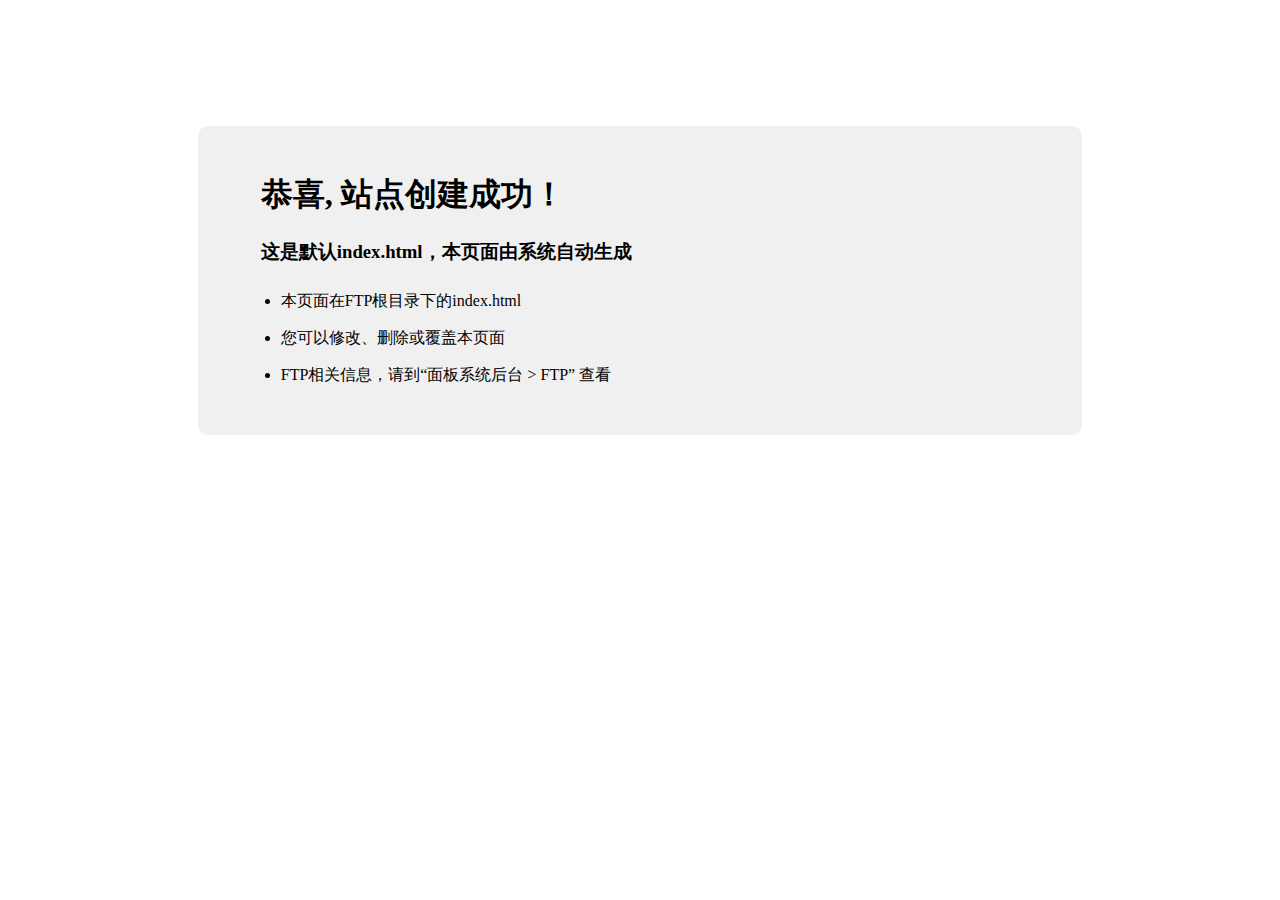
<file: index.html>
<!doctype html>
<html>
<head>
    <meta charset="utf-8">
    <title>恭喜，站点创建成功！</title>
    <style>
        .container {
            width: 60%;
            margin: 10% auto 0;
            background-color: #f0f0f0;
            padding: 2% 5%;
            border-radius: 10px
        }

        ul {
            padding-left: 20px;
        }

            ul li {
                line-height: 2.3
            }

        a {
            color: #20a53a
        }
    </style>
</head>
<body>
    <div class="container">
        <h1>恭喜, 站点创建成功！</h1>
        <h3>这是默认index.html，本页面由系统自动生成</h3>
        <ul>
            <li>本页面在FTP根目录下的index.html</li>
            <li>您可以修改、删除或覆盖本页面</li>
            <li>FTP相关信息，请到“面板系统后台 > FTP” 查看</li>
        </ul>
    </div>
</body>
</html>
</file>
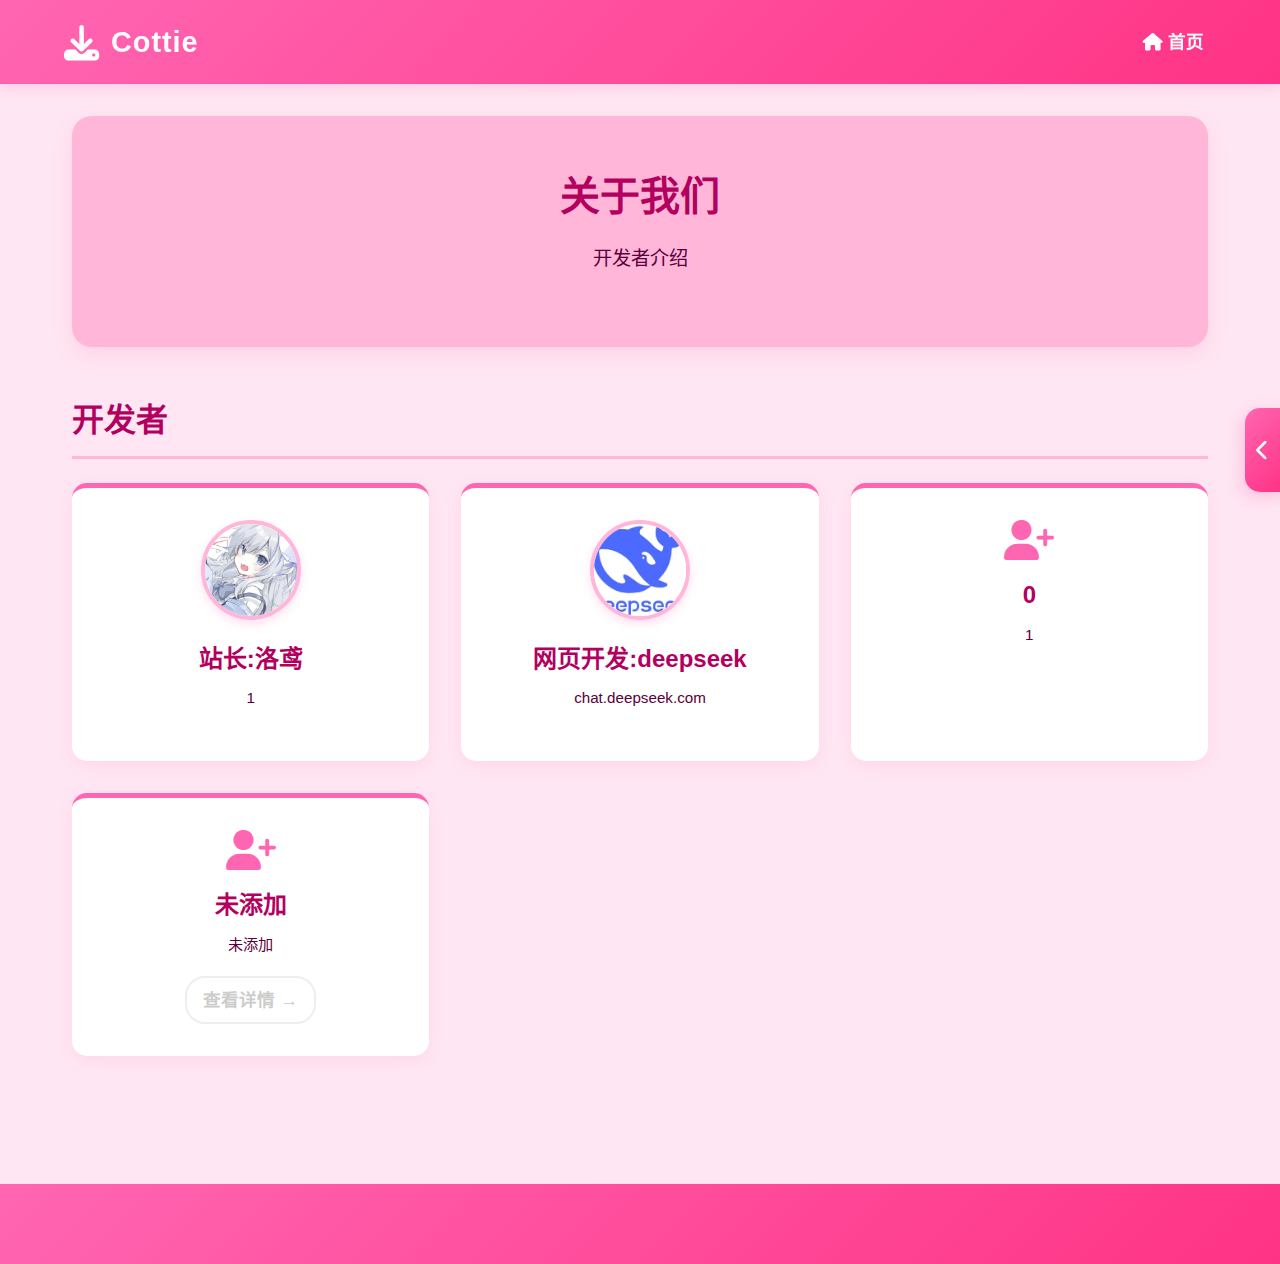
<file: about.html>
<!DOCTYPE html>
<html lang="zh-CN">
<head>
    <meta charset="UTF-8">
    <meta name="viewport" content="width=device-width, initial-scale=1.0">
    <title>关于我们 | Cottie</title>
    <link rel="stylesheet" href="https://cdnjs.cloudflare.com/ajax/libs/font-awesome/6.4.0/css/all.min.css">
    <style>
        * { margin: 0; padding: 0; box-sizing: border-box; font-family: 'Segoe UI', 'Microsoft YaHei', sans-serif; }
        body { background-color: #FFE6F2; color: #5A003A; line-height: 1.6; min-height: 100vh; }
        .header { background: linear-gradient(135deg, #FF66B2, #FF3385); padding: 1.2rem 5%; display: flex; justify-content: space-between; align-items: center; box-shadow: 0 4px 12px rgba(255, 102, 178, 0.2); position: sticky; top: 0; z-index: 100; }
        .logo { display: flex; align-items: center; gap: 12px; }
        .logo i { font-size: 2.2rem; color: white; }
        .logo h1 { color: white; font-size: 1.8rem; font-weight: 700; letter-spacing: 1px; }
        .nav-links a { color: white; text-decoration: none; margin-left: 2rem; font-weight: 600; font-size: 1.1rem; transition: all 0.3s; padding: 8px 12px; border-radius: 20px; }
        .nav-links a:hover { background-color: rgba(255, 255, 255, 0.2); transform: translateY(-2px); }
        .container { max-width: 1200px; margin: 0 auto; padding: 2rem; }
        .hero { text-align: center; padding: 3rem 1rem; background-color: #FFB6D9; border-radius: 20px; margin-bottom: 3rem; box-shadow: 0 8px 20px rgba(255, 102, 178, 0.15); }
        .hero h2 { font-size: 2.5rem; margin-bottom: 1rem; color: #B3005E; }
        .hero p { font-size: 1.2rem; max-width: 800px; margin: 0 auto 1.5rem; }
        .categories { display: grid; grid-template-columns: repeat(auto-fill, minmax(280px, 1fr)); gap: 2rem; margin-bottom: 3rem; }
        .category-card { background: white; border-radius: 15px; padding: 2rem; text-align: center; transition: transform 0.3s, box-shadow 0.3s; border-top: 5px solid #FF66B2; box-shadow: 0 5px 15px rgba(255, 102, 178, 0.1); display: flex; flex-direction: column; align-items: center; }
        .category-card:hover { transform: translateY(-10px); box-shadow: 0 15px 25px rgba(255, 102, 178, 0.2); }
        /* 开发者头像样式 */
        .developer-avatar {
            width: 100px;
            height: 100px;
            border-radius: 50%;
            object-fit: cover;
            border: 4px solid #FFB6D9;
            margin-bottom: 1.2rem;
            box-shadow: 0 4px 10px rgba(255, 102, 178, 0.2);
        }
        .category-card i { font-size: 2.5rem; color: #FF66B2; margin-bottom: 1rem; }
        .category-card h3 { color: #B3005E; margin-bottom: 0.5rem; font-size: 1.5rem; }
        .category-card p { color: #5A003A; margin-bottom: 1.2rem; font-size: 0.95rem; }
        .category-card a { display: inline-block; margin-top: auto; color: #FF3385; text-decoration: none; font-weight: 600; font-size: 1.1rem; padding: 8px 16px; border-radius: 20px; border: 2px solid #FFB6D9; transition: all 0.3s; }
        .category-card a:hover { background-color: #FFB6D9; color: white; text-decoration: none; }
        .disabled-link { color: #ccc !important; cursor: not-allowed; text-decoration: none !important; border-color: #eee !important; }
        .disabled-link:hover { background-color: transparent !important; color: #ccc !important; cursor: not-allowed; }
        .section-title { color: #B3005E; font-size: 2rem; margin: 2.5rem 0 1.5rem; padding-bottom: 10px; border-bottom: 3px solid #FFB6D9; }
        .footer { background: linear-gradient(135deg, #FF66B2, #FF3385); color: white; padding: 2.5rem 5%; text-align: center; margin-top: 3rem; }
        
        /* 音乐播放器样式 - 参考inex.html紧凑垂直布局，宽度减半，高度稍微增加 */
        #music-player-container {
            position: fixed;
            top: 50%;
            right: 0;
            transform: translateY(-50%);
            z-index: 10000;
            display: flex;
            height: 84px;        /* 原高度80px增加一点点至84px */
            transition: right 0.4s cubic-bezier(0.68, -0.55, 0.27, 1.55);
        }
        
        #music-player-container.collapsed {
            right: -150px;       /* 与新的宽度匹配（原宽度300px减半至150px） */
        }
        
        #player-handle {
            width: 35px;         /* 调整为新宽度的约23% */
            height: 100%;
            background: linear-gradient(135deg, #FF66B2, #FF3385);
            border-radius: 15px 0 0 15px;
            display: flex;
            align-items: center;
            justify-content: center;
            cursor: pointer;
            box-shadow: -3px 5px 15px rgba(255, 102, 178, 0.3);
            transition: all 0.3s;
            z-index: 10001;
            flex-shrink: 0;
        }
        
        #player-handle:hover {
            background: linear-gradient(135deg, #FF3385, #FF0066);
            transform: translateX(-3px);
            box-shadow: -5px 7px 20px rgba(255, 102, 178, 0.4);
        }
        
        #player-handle i {
            font-size: 1.3rem;   /* 稍微调整图标大小以适应新尺寸 */
            color: white;
            transition: transform 0.3s;
        }
        
        #music-player-container:not(.collapsed) #player-handle i {
            transform: rotate(180deg);
        }
        
        #player-content {
            width: 150px;        /* 原宽度300px减半 */
            height: 100%;
            background: white;
            border-radius: 15px 0 0 15px;
            box-shadow: -5px 5px 25px rgba(0, 0, 0, 0.1);
            padding: 12px;       /* 按比例调整内边距 */
            display: flex;
            flex-direction: column;
            border-left: 5px solid #FF66B2;  /* 按比例调整边框宽度 */
            flex-shrink: 0;
        }
        
        #current-song-info {
            flex: 1;
            display: flex;
            flex-direction: column;
            justify-content: center;
            margin-bottom: 8px;  /* 按比例调整间距 */
            overflow: hidden;
            text-align: center;
        }
        
        #current-song-title {
            color: #B3005E;
            font-size: 0.9rem;   /* 稍微调整字体大小以适应新尺寸 */
            font-weight: 700;
            margin-bottom: 4px;  /* 按比例调整间距 */
            white-space: nowrap;
            overflow: hidden;
            text-overflow: ellipsis;
        }
        
        #current-song-artist {
            color: #5A003A;
            font-size: 0.8rem;   /* 稍微调整字体大小以适应新尺寸 */
            opacity: 0.8;
            white-space: nowrap;
            overflow: hidden;
            text-overflow: ellipsis;
        }
        
        .progress-container {
            margin-bottom: 12px;  /* 按比例调整间距 */
        }
        
        #progress-bar {
            width: 100%;
            height: 3px;         /* 按比例调整高度 */
            background: #FFE6F2;
            border-radius: 2px;
            margin-bottom: 4px;  /* 按比例调整间距 */
            cursor: pointer;
            overflow: hidden;
        }
        
        #progress {
            height: 100%;
            background: linear-gradient(to right, #FF66B2, #FF3385);
            border-radius: 2px;
            width: 0%;
            transition: width 0.1s;
        }
        
        .time-display {
            display: flex;
            justify-content: space-between;
            font-size: 0.7rem;   /* 调整字体大小以适应新尺寸 */
            color: #5A003A;
        }
        
        .player-controls {
            display: flex;
            justify-content: space-between;
            align-items: center;
        }
        
        .player-btn {
            background: #FFE6F2;
            border: none;
            width: 36px;         /* 按比例调整按钮大小 */
            height: 36px;        /* 按比例调整按钮大小 */
            border-radius: 50%;
            cursor: pointer;
            display: flex;
            align-items: center;
            justify-content: center;
            color: #FF3385;
            font-size: 1rem;     /* 按比例调整图标大小 */
            transition: all 0.3s;
            flex-shrink: 0;
        }
        
        .player-btn:hover {
            background: #FFB6D9;
            color: white;
            transform: translateY(-2px);
        }
        
        .player-btn.play-pause {
            width: 42px;         /* 按比例调整播放按钮大小 */
            height: 42px;        /* 按比例调整播放按钮大小 */
            font-size: 1.2rem;   /* 按比例调整图标大小 */
            background: linear-gradient(135deg, #FF66B2, #FF3385);
            color: white;
        }
        
        .player-btn.play-pause:hover {
            background: linear-gradient(135deg, #FF3385, #FF0066);
            transform: scale(1.05) translateY(-2px);
        }
        
        #player-status {
            font-size: 0.7rem;   /* 调整字体大小以适应新尺寸 */
            color: #FF3385;
            text-align: center;
            margin-top: 4px;     /* 按比例调整间距 */
            min-height: 1em;
        }
        
        /* 移动端适配 */
        @media (max-width: 768px) {
            #player-content { 
                width: 130px;    /* 移动端进一步减小宽度 */
            }
            #music-player-container.collapsed { 
                right: -130px;   /* 与新宽度匹配 */
            }
            #current-song-title { 
                font-size: 0.85rem; 
            }
            .player-btn { 
                width: 32px; 
                height: 32px; 
                font-size: 0.9rem; 
            }
            .player-btn.play-pause { 
                width: 38px; 
                height: 38px; 
                font-size: 1.1rem; 
            }
            
            .header { flex-direction: column; gap: 1rem; }
            .nav-links a { margin: 0 0.5rem; font-size: 1rem; }
            .hero h2 { font-size: 2rem; }
            .categories { grid-template-columns: repeat(auto-fill, minmax(250px, 1fr)); }
            .developer-avatar { width: 85px; height: 85px; }
        }
        
        @media (max-width: 480px) {
            #player-content { 
                width: 110px;    /* 小屏幕进一步减小宽度 */
            }
            #music-player-container.collapsed { 
                right: -110px;   /* 与新宽度匹配 */
            }
            #player-handle { 
                width: 32px; 
            }
            #current-song-title { 
                font-size: 0.8rem; 
            }
            .player-btn { 
                width: 28px; 
                height: 28px; 
                font-size: 0.8rem; 
            }
            .player-btn.play-pause { 
                width: 34px; 
                height: 34px; 
                font-size: 1.0rem; 
            }
        }
        
        @media (max-height: 600px) {
            #music-player-container { 
                top: 80px;       /* 调整垂直位置 */
                height: 80px;    /* 适应较小的屏幕高度 */
            }
        }
    </style>
</head>
<body>
    <header class="header">
        <div class="logo">
            <i class="fas fa-download"></i>
            <h1>Cottie</h1>
        </div>
        <nav class="nav-links">
            <a href="index.html"><i class="fas fa-home"></i> 首页</a>
        </nav>
    </header>
    <main class="container">
        <section class="hero" id="home">
            <h2>关于我们</h2>
            <p>开发者介绍</p>
        </section>
        <h2 class="section-title" id="categories">开发者</h2>
        <div class="categories">
            <!-- 棉尾舟开发者卡片 -->
            <div class="category-card">
                <!-- 开发者头像 -->
                <img src="../system/images/user1.jpg" alt="1头像" class="developer-avatar">
                <h3>站长:洛鸢</h3>
                <p>1</p>
            </div>
            <!-- 境之彼端开发者卡片 -->
            <div class="category-card">
                <img src="../system/images/user2.jpg" alt="2头像" class="developer-avatar">
                <h3>网页开发:deepseek</h3>
                <p>chat.deepseek.com</p>
            </div>
            <!-- 预留卡片1 -->
            <div class="category-card">
                <i class="fas fa-user-plus"></i>
                <h3>0</h3>
                <p>1</p>
            </div>
            <!-- 预留卡片2 -->
            <div class="category-card">
                <i class="fas fa-user-plus"></i>
                <h3>未添加</h3>
                <p>未添加</p>
                <a href="#" class="disabled-link">查看详情 →</a>
            </div>
        </div>
    </main>
    <footer class="footer" id="about"></footer>
    
    <!-- 音乐播放器 -->
    <div id="music-player-container" class="collapsed">
        <div id="player-handle" title="展开播放器">
            <i class="fas fa-chevron-left"></i>
        </div>
        <div id="player-content">
            <div id="current-song-info">
                <div id="current-song-title">未播放音乐</div>
                <div id="current-song-artist">-</div>
            </div>
            
            <div class="progress-container">
                <div id="progress-bar">
                    <div id="progress"></div>
                </div>
                <div class="time-display">
                    <span id="current-time-display">0:00</span>
                    <span id="total-time-display">0:00</span>
                </div>
            </div>
            
            <div class="player-controls">
                <button id="prev-btn" class="player-btn" title="上一首">
                    <i class="fas fa-step-backward"></i>
                </button>
                <button id="play-btn" class="player-btn" title="播放">
                    <i class="fas fa-play"></i>
                </button>
                <button id="next-btn" class="player-btn" title="下一首">
                    <i class="fas fa-step-forward"></i>
                </button>
            </div>
            
            <div id="player-status">就绪</div>
        </div>
    </div>
    
    <script>
        // 音乐播放器配置
        const musicConfig = {
            baseUrl: "https://luo202044.github.io/classinapi/",
            apiFile: "api.txt",
            getApiUrl() {
                return `${this.baseUrl}${this.apiFile}`;
            },
            getMusicUrl(filename) {
                const cleanFilename = filename.trim();
                return `${this.baseUrl}${cleanFilename}`;
            }
        };

        // 播放器状态
        const playerState = {
            playlist: [],
            currentSongIndex: -1,
            isPlaying: false,
            isLoading: false,
            volume: 0.7
        };

        // DOM元素
        const musicPlayerContainer = document.getElementById('music-player-container');
        const playerHandle = document.getElementById('player-handle');
        const playBtn = document.getElementById('play-btn');
        const prevBtn = document.getElementById('prev-btn');
        const nextBtn = document.getElementById('next-btn');
        const progressBar = document.getElementById('progress-bar');
        const progress = document.getElementById('progress');
        const currentTimeDisplay = document.getElementById('current-time-display');
        const totalTimeDisplay = document.getElementById('total-time-display');
        const currentSongTitle = document.getElementById('current-song-title');
        const currentSongArtist = document.getElementById('current-song-artist');
        const playerStatus = document.getElementById('player-status');

        // 创建音频对象
        const audio = new Audio();
        audio.volume = playerState.volume;

        // 从文件名提取友好的显示名称
        function getFriendlyDisplayName(filename) {
            // 移除文件扩展名
            let name = filename.replace(/\.[^/.]+$/, "");
            
            // 常见分隔符替换为空格
            name = name.replace(/[_-]/g, ' ');
            
            // 移除数字前缀（如 "01 - " 或 "01."）
            name = name.replace(/^\d+[\s._-]*/, "");
            
            // 单词首字母大写
            name = name.split(' ')
                .map(word => word.charAt(0).toUpperCase() + word.slice(1).toLowerCase())
                .join(' ');
            
            // 如果处理后为空，返回原始名称
            return name.trim() || filename.replace(/\.[^/.]+$/, "");
        }

        // 初始化播放器
        function initPlayer() {
            console.log("🔄 初始化播放器...");
            
            // 设置初始状态
            updatePlayerUI();
            
            // 设置事件监听器
            initEventListeners();
            
            // 从GitHub获取音乐列表
            fetchPlaylistFromGitHub();
            
            console.log("✅ 播放器初始化完成");
        }

        // 从GitHub API获取播放列表
        async function fetchPlaylistFromGitHub() {
            playerStatus.textContent = '正在从GitHub加载音乐列表...';
            playerState.isLoading = true;
            
            try {
                const apiUrl = musicConfig.getApiUrl();
                console.log("🌐 请求音乐列表:", apiUrl);
                
                const response = await fetch(apiUrl, { cache: 'no-cache' });
                
                if (!response.ok) {
                    throw new Error(`HTTP错误! 状态码: ${response.status}`);
                }
                
                const text = await response.text();
                console.log("📄 API文件内容:", text);
                
                // 解析文件列表，过滤空行和非音频文件
                const filenames = text.split('\n')
                    .map(line => line.trim())
                    .filter(line => {
                        // 只保留音频文件
                        if (line.length === 0) return false;
                        const ext = line.split('.').pop().toLowerCase();
                        return ['mp3', 'wav', 'ogg', 'm4a', 'aac'].includes(ext);
                    });
                
                console.log("📝 解析到的音乐文件:", filenames);
                
                if (filenames.length === 0) {
                    playerStatus.textContent = '未找到音频文件';
                    currentSongTitle.textContent = '无可用音乐';
                    currentSongArtist.textContent = '请检查音乐库';
                    return;
                }
                
                // 更新播放列表
                playerState.playlist = filenames;
                playerStatus.textContent = `加载完成，共 ${filenames.length} 首音乐`;
                
                // 如果当前没有播放音乐，从第一首开始
                if (playerState.currentSongIndex === -1) {
                    playerState.currentSongIndex = 0;
                    loadSong();
                }
                
            } catch (error) {
                console.error("❌ 获取音乐列表失败:", error);
                playerStatus.textContent = `加载失败: ${error.message}`;
            } finally {
                playerState.isLoading = false;
            }
        }

        // 加载指定索引的歌曲
        function loadSong(index) {
            if (playerState.playlist.length === 0) {
                playerStatus.textContent = '播放列表为空';
                return;
            }
            
            // 如果提供了索引，更新当前歌曲索引
            if (index !== undefined) {
                playerState.currentSongIndex = index;
            }
            
            const filename = playerState.playlist[playerState.currentSongIndex];
            const musicUrl = musicConfig.getMusicUrl(filename);
            
            console.log("🎵 加载歌曲:", musicUrl);
            
            // 更新UI
            const displayName = getFriendlyDisplayName(filename);
            currentSongTitle.textContent = displayName;
            currentSongArtist.textContent = '音乐';
            playerStatus.textContent = `正在加载: ${displayName}`;
            
            // 设置音频源并播放
            audio.src = musicUrl;
            
            // 如果之前在播放，继续播放
            if (playerState.isPlaying) {
                audio.play().catch(error => {
                    console.error("❌ 播放失败:", error);
                    playerStatus.textContent = '播放被阻止';
                });
            }
        }

        // 播放音乐
        function playSong() {
            if (playerState.playlist.length === 0) {
                fetchPlaylistFromGitHub();
                return;
            }
            
            if (playerState.currentSongIndex === -1) {
                playerState.currentSongIndex = 0;
                loadSong();
            }
            
            audio.play()
                .then(() => {
                    playerState.isPlaying = true;
                    updatePlayerUI();
                    playerStatus.textContent = '正在播放';
                })
                .catch(error => {
                    console.error("❌ 播放失败:", error);
                    playerStatus.textContent = '播放被阻止，请点击播放按钮';
                });
        }

        // 暂停音乐
        function pauseSong() {
            audio.pause();
            playerState.isPlaying = false;
            updatePlayerUI();
            playerStatus.textContent = '已暂停';
        }

        // 切换播放/暂停
        function togglePlayPause() {
            if (playerState.isPlaying) {
                pauseSong();
            } else {
                playSong();
            }
        }

        // 上一首
        function prevSong() {
            if (playerState.playlist.length === 0) return;
            
            playerState.currentSongIndex = (playerState.currentSongIndex - 1 + playerState.playlist.length) % playerState.playlist.length;
            loadSong();
            
            if (playerState.isPlaying) {
                playSong();
            }
        }

        // 下一首
        function nextSong() {
            if (playerState.playlist.length === 0) return;
            
            playerState.currentSongIndex = (playerState.currentSongIndex + 1) % playerState.playlist.length;
            loadSong();
            
            if (playerState.isPlaying) {
                playSong();
            }
        }

        // 更新播放进度
        function updateProgress() {
            if (audio.duration) {
                const percent = (audio.currentTime / audio.duration) * 100;
                progress.style.width = `${percent}%`;
                currentTimeDisplay.textContent = formatTime(audio.currentTime);
            }
        }

        // 格式化时间显示
        function formatTime(seconds) {
            const min = Math.floor(seconds / 60);
            const sec = Math.floor(seconds % 60);
            return `${min}:${sec < 10 ? '0' : ''}${sec}`;
        }

        // 跳转到指定时间
        function seekTo(time) {
            if (audio.duration) {
                audio.currentTime = audio.duration * time;
            }
        }

        // 更新播放器UI状态
        function updatePlayerUI() {
            // 更新播放/暂停按钮图标
            const playIcon = playBtn.querySelector('i');
            if (playerState.isPlaying) {
                playIcon.classList.remove('fa-play');
                playIcon.classList.add('fa-pause');
            } else {
                playIcon.classList.remove('fa-pause');
                playIcon.classList.add('fa-play');
            }
            
            // 更新按钮状态
            prevBtn.disabled = playerState.playlist.length === 0;
            nextBtn.disabled = playerState.playlist.length === 0;
        }

        // 切换播放器展开/收起
        function togglePlayer() {
            if (musicPlayerContainer.classList.contains('collapsed')) {
                musicPlayerContainer.classList.remove('collapsed');
                playerHandle.innerHTML = '<i class="fas fa-chevron-right"></i>';
                playerHandle.title = "收起播放器";
            } else {
                musicPlayerContainer.classList.add('collapsed');
                playerHandle.innerHTML = '<i class="fas fa-chevron-left"></i>';
                playerHandle.title = "展开播放器";
            }
        }

        // 初始化事件监听器
        function initEventListeners() {
            // 播放/暂停按钮
            playBtn.addEventListener('click', togglePlayPause);
            
            // 上一首按钮
            prevBtn.addEventListener('click', prevSong);
            
            // 下一首按钮
            nextBtn.addEventListener('click', nextSong);
            
            // 进度条点击
            progressBar.addEventListener('click', (e) => {
                const rect = progressBar.getBoundingClientRect();
                const pos = (e.clientX - rect.left) / rect.width;
                seekTo(pos);
            });
            
            // 音频进度更新
            audio.addEventListener('timeupdate', updateProgress);
            
            // 音频加载完成事件
            audio.addEventListener('loadedmetadata', () => {
                totalTimeDisplay.textContent = formatTime(audio.duration);
            });
            
            // 音频错误事件
            audio.addEventListener('error', (e) => {
                console.error("音频加载错误:", e);
                playerStatus.textContent = '音频加载失败';
                
                // 自动尝试下一首
                if (playerState.playlist.length > 1) {
                    setTimeout(() => nextSong(), 1000);
                }
            });
            
            // 音频结束事件
            audio.addEventListener('ended', () => {
                console.log("歌曲播放结束");
                if (playerState.playlist.length > 1) {
                    nextSong();
                } else {
                    pauseSong();
                }
            });
            
            // 箭头按钮点击事件
            playerHandle.addEventListener('click', togglePlayer);
            
            // 键盘快捷键
            document.addEventListener('keydown', (e) => {
                if (e.code === 'Space' && !e.target.matches('input, textarea')) {
                    e.preventDefault();
                    togglePlayPause();
                }
                
                if (e.code === 'ArrowLeft' && e.ctrlKey) {
                    prevSong();
                }
                if (e.code === 'ArrowRight' && e.ctrlKey) {
                    nextSong();
                }
            });
            
            // 点击页面其他区域收起播放器
            document.addEventListener('click', (e) => {
                if (!musicPlayerContainer.classList.contains('collapsed') &&
                    !musicPlayerContainer.contains(e.target) &&
                    e.target !== playerHandle &&
                    !playerHandle.contains(e.target)) {
                    
                    musicPlayerContainer.classList.add('collapsed');
                    playerHandle.innerHTML = '<i class="fas fa-chevron-left"></i>';
                    playerHandle.title = "展开播放器";
                }
            });
            
            console.log("✅ 所有事件监听器绑定完成");
        }

        // 初始化播放器
        initPlayer();
        
        // 全局导出
        window.musicPlayer = {
            play: playSong,
            pause: pauseSong,
            togglePlayPause: togglePlayPause,
            prevSong: prevSong,
            nextSong: nextSong,
            loadSong: loadSong,
            togglePlayer: togglePlayer,
            getState: () => ({ ...playerState }),
            getCurrentSong: () => playerState.playlist[playerState.currentSongIndex] || null,
            getPlaylist: () => [...playerState.playlist],
            fetchPlaylistFromGitHub: fetchPlaylistFromGitHub,
            musicConfig: musicConfig
        };
    </script>
    
    <script>
        document.addEventListener('DOMContentLoaded', function() {
            // 为禁用的链接添加点击事件
            document.querySelectorAll('.disabled-link').forEach(link => {
                link.addEventListener('click', function(e) {
                    e.preventDefault();
                    alert('该成员信息正在更新中，敬请期待！');
                });
            });
        });
    </script>
</body>
</html>
</file>
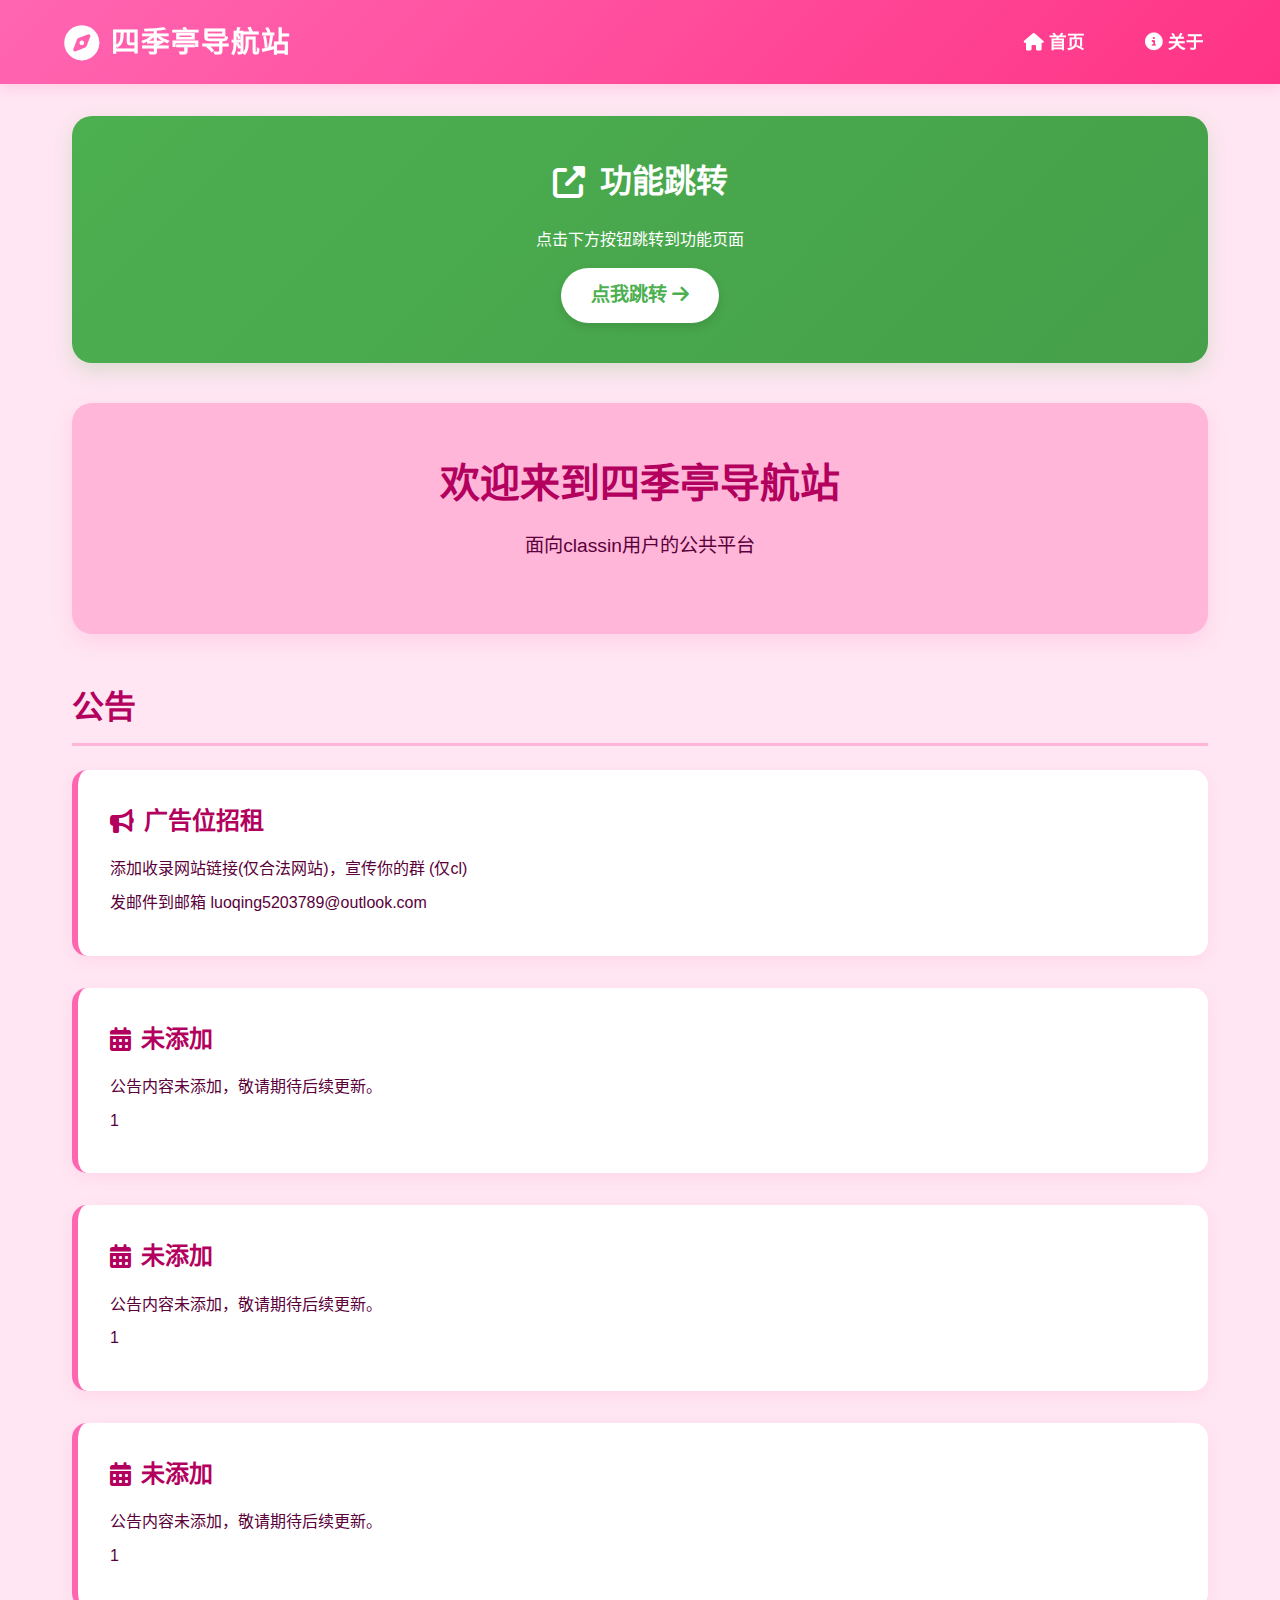
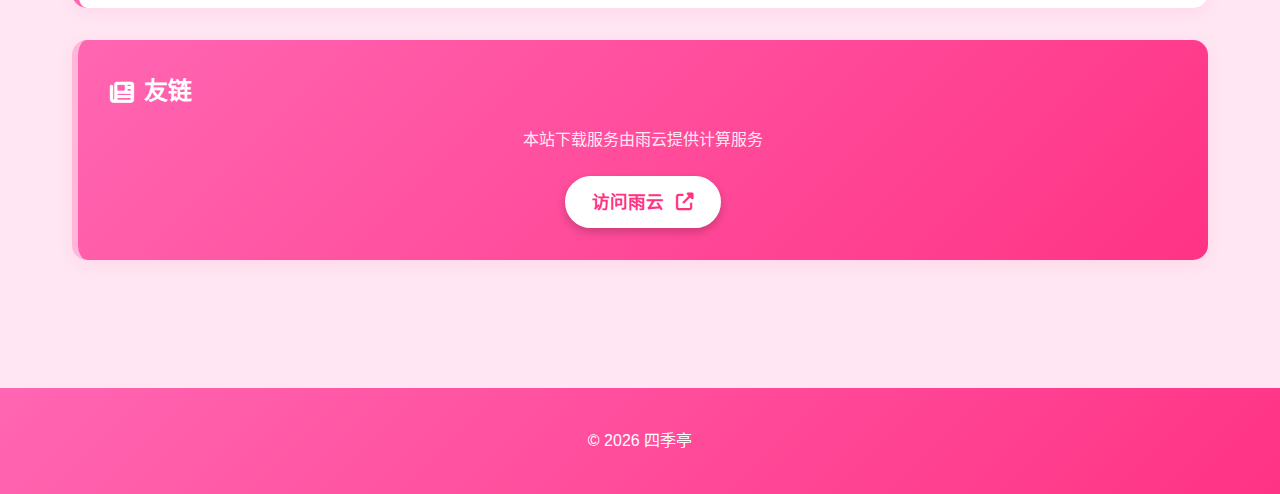
<file: index_content.html>
<!DOCTYPE html>
<html lang="zh-CN">
<head>
    <meta charset="UTF-8">
    <meta name="viewport" content="width=device-width, initial-scale=1.0">
    <title>四季亭导航站 | 首页</title>
    <link rel="stylesheet" href="https://cdnjs.cloudflare.com/ajax/libs/font-awesome/6.4.0/css/all.min.css">
    <style>
        /* 以下是原有页面样式，保持不变 */
        * { margin: 0; padding: 0; box-sizing: border-box; font-family: 'Segoe UI', 'Microsoft YaHei', sans-serif; }
        body { background-color: #FFE6F2; color: #5A003A; line-height: 1.6; min-height: 100vh; }
        .header { background: linear-gradient(135deg, #FF66B2, #FF3385); padding: 1.2rem 5%; display: flex; justify-content: space-between; align-items: center; box-shadow: 0 4px 12px rgba(255, 102, 178, 0.2); position: sticky; top: 0; z-index: 100; }
        .logo { display: flex; align-items: center; gap: 12px; }
        .logo i { font-size: 2.2rem; color: white; }
        .logo h1 { color: white; font-size: 1.8rem; font-weight: 700; letter-spacing: 1px; }
        .nav-links a { color: white; text-decoration: none; margin-left: 2rem; font-weight: 600; font-size: 1.1rem; transition: all 0.3s; padding: 8px 12px; border-radius: 20px; }
        .nav-links a:hover { background-color: rgba(255, 255, 255, 0.2); transform: translateY(-2px); }
        .container { max-width: 1200px; margin: 0 auto; padding: 2rem; }
        .download-jump-card {
            background: linear-gradient(135deg, #4CAF50, #45a049);
            color: white;
            border-radius: 20px;
            padding: 2.5rem 2rem;
            margin-bottom: 2.5rem;
            box-shadow: 0 8px 20px rgba(76, 175, 80, 0.2);
            text-align: center;
            transition: all 0.3s;
        }
        .download-jump-card:hover {
            transform: translateY(-5px);
            box-shadow: 0 12px 25px rgba(76, 175, 80, 0.3);
        }
        .download-jump-card h2 {
            font-size: 2rem;
            margin-bottom: 1.2rem;
            display: flex;
            align-items: center;
            justify-content: center;
            gap: 15px;
        }
        .download-jump-card a {
            display: inline-block;
            background-color: white;
            color: #4CAF50;
            padding: 12px 30px;
            border-radius: 50px;
            text-decoration: none;
            font-weight: 700;
            font-size: 1.2rem;
            margin-top: 1rem;
            transition: all 0.3s;
            box-shadow: 0 4px 10px rgba(0, 0, 0, 0.1);
        }
        .download-jump-card a:hover {
            background-color: #f0fff0;
            transform: translateY(-3px);
            box-shadow: 0 6px 15px rgba(0, 0, 0, 0.15);
        }
        .hero {
            text-align: center;
            padding: 3rem 2rem;
            background-color: #FFB6D9;
            border-radius: 20px;
            margin-bottom: 3rem;
            box-shadow: 0 8px 20px rgba(255, 102, 178, 0.15);
        }
        .hero h2 { font-size: 2.5rem; margin-bottom: 1rem; color: #B3005E; }
        .hero p { font-size: 1.2rem; max-width: 800px; margin: 0 auto 1.5rem; }
        .section-title {
            color: #B3005E;
            font-size: 2rem;
            margin: 2.5rem 0 1.5rem;
            padding-bottom: 10px;
            border-bottom: 3px solid #FFB6D9;
        }
        .announcement-cards {
            display: flex;
            flex-direction: column;
            gap: 2rem;
            margin-bottom: 3rem;
        }
        .announcement-card {
            background: white;
            border-radius: 15px;
            padding: 2rem;
            box-shadow: 0 5px 15px rgba(255, 102, 178, 0.1);
            transition: transform 0.3s, box-shadow 0.3s;
            border-left: 6px solid #FF66B2;
        }
        .announcement-card:hover {
            transform: translateY(-5px);
            box-shadow: 0 10px 25px rgba(255, 102, 178, 0.2);
        }
        .announcement-card h3 {
            color: #B3005E;
            font-size: 1.5rem;
            margin-bottom: 1rem;
            display: flex;
            align-items: center;
            gap: 10px;
        }
        .announcement-card p {
            color: #5A003A;
            margin-bottom: 0.5rem;
        }
        .pink-button-card {
            background: linear-gradient(135deg, #FF66B2, #FF3385) !important;
            border-left: 6px solid #FFB6D9 !important;
            text-align: center;
        }
        .pink-button-card h3 {
            color: white !important;
        }
        .pink-button-card p {
            color: rgba(255, 255, 255, 0.9) !important;
        }
        .pink-button {
            display: inline-block;
            background-color: white;
            color: #FF3385;
            padding: 10px 25px;
            border-radius: 50px;
            text-decoration: none;
            font-weight: 700;
            font-size: 1.1rem;
            margin-top: 1rem;
            transition: all 0.3s;
            box-shadow: 0 4px 10px rgba(0, 0, 0, 0.2);
            border: 2px solid white;
        }
        .pink-button:hover {
            background-color: #FFB6D9;
            color: white;
            transform: translateY(-3px);
            box-shadow: 0 6px 15px rgba(0, 0, 0, 0.3);
        }
        .pink-button i {
            margin-left: 8px;
        }
        .footer {
            background: linear-gradient(135deg, #FF66B2, #FF3385);
            color: white;
            padding: 2.5rem 5%;
            text-align: center;
            margin-top: 3rem;
        }
        @media (max-width: 768px) {
            .header { flex-direction: column; gap: 1rem; }
            .nav-links a { margin: 0 0.5rem; font-size: 1rem; }
            .hero h2 { font-size: 2rem; }
            .download-jump-card h2 { font-size: 1.7rem; }
            .announcement-card { padding: 1.5rem; }
        }
    </style>
</head>
<body>
    <header class="header">
        <div class="logo">
            <i class="fas fa-compass"></i>
            <h1>四季亭导航站</h1>
        </div>
        <nav class="nav-links">
            <a href="index.html"><i class="fas fa-home"></i> 首页</a>
            <a href="system/web/about.html"><i class="fas fa-info-circle"></i> 关于</a>
        </nav>
    </header>
    
    <main class="container">
        <!-- 下载跳转卡片 -->
        <div class="download-jump-card">
            <h2><i class="fas fa-external-link-alt"></i> 功能跳转</h2>
            <p>点击下方按钮跳转到功能页面</p>
            <a href="system/web/center.html" target="_top">点我跳转 <i class="fas fa-arrow-right"></i></a>
        </div>
        
        <!-- Hero介绍部分 -->
        <section class="hero" id="home">
            <h2>欢迎来到四季亭导航站</h2>
            <p>面向classin用户的公共平台</p>
        </section>
        
        <!-- 公告部分 -->
        <h2 class="section-title" id="announcements">公告</h2>
        <div class="announcement-cards">
            <!-- 公告卡片1 -->
            <div class="announcement-card">
                <h3><i class="fas fa-bullhorn"></i> 广告位招租</h3>
                <p>添加收录网站链接(仅合法网站)，宣传你的群 (仅cl)</p>
                <p>发邮件到邮箱 luoqing5203789@outlook.com</p>
            </div>

            <!-- 公告卡片2-->
            <div class="announcement-card">
                <h3><i class="fas fa-calendar-alt"></i> 未添加</h3>
                <p>公告内容未添加，敬请期待后续更新。</p>
                <p>1</p>
            </div>
            
            <!-- 公告卡片3 -->
            <div class="announcement-card">
                <h3><i class="fas fa-calendar-alt"></i> 未添加</h3>
                <p>公告内容未添加，敬请期待后续更新。</p>
                <p>1</p>
            </div>

            <!-- 公告卡片4 -->
            <div class="announcement-card">
                <h3><i class="fas fa-calendar-alt"></i> 未添加</h3>
                <p>公告内容未添加，敬请期待后续更新。</p>
                <p>1</p>
            </div>
                         
            <!-- 公告卡片0 - 粉色按钮卡片 -->
            <div class="announcement-card pink-button-card">
                <h3><i class="fas fa-newspaper"></i> 友链</h3>
                <p>本站下载服务由雨云提供计算服务</p>
                <a href="https://www.rainyun.com/luoqing_" target="_blank" class="pink-button">
                    访问雨云 <i class="fas fa-external-link-alt"></i>
                </a>
            </div>
        </div>
    </main>
    
    <footer class="footer">
        <p>© 2026 四季亭 </p>
    </footer>
    
    <script>
        document.addEventListener('DOMContentLoaded', function() {
            // 为所有内部链接添加平滑滚动效果
            document.querySelectorAll('a[href^="#"]').forEach(anchor => {
                anchor.addEventListener('click', function(e) {
                    const targetId = this.getAttribute('href');
                    if (targetId === '#') return;
                    
                    const targetElement = document.querySelector(targetId);
                    if (targetElement) {
                        e.preventDefault();
                        window.scrollTo({
                            top: targetElement.offsetTop - 100,
                            behavior: 'smooth'
                        });
                    }
                });
            });
            
            // 下载跳转链接提示
            const downloadLink = document.querySelector('.download-jump-card a');
            if (downloadLink && downloadLink.getAttribute('href') === 'https://待设置') {
                downloadLink.addEventListener('click', function(e) {
                    e.preventDefault();
                    alert('下载链接尚未设置，请联系管理员进行配置。');
                });
            }
        });
    </script>
</body>
</html>
</file>
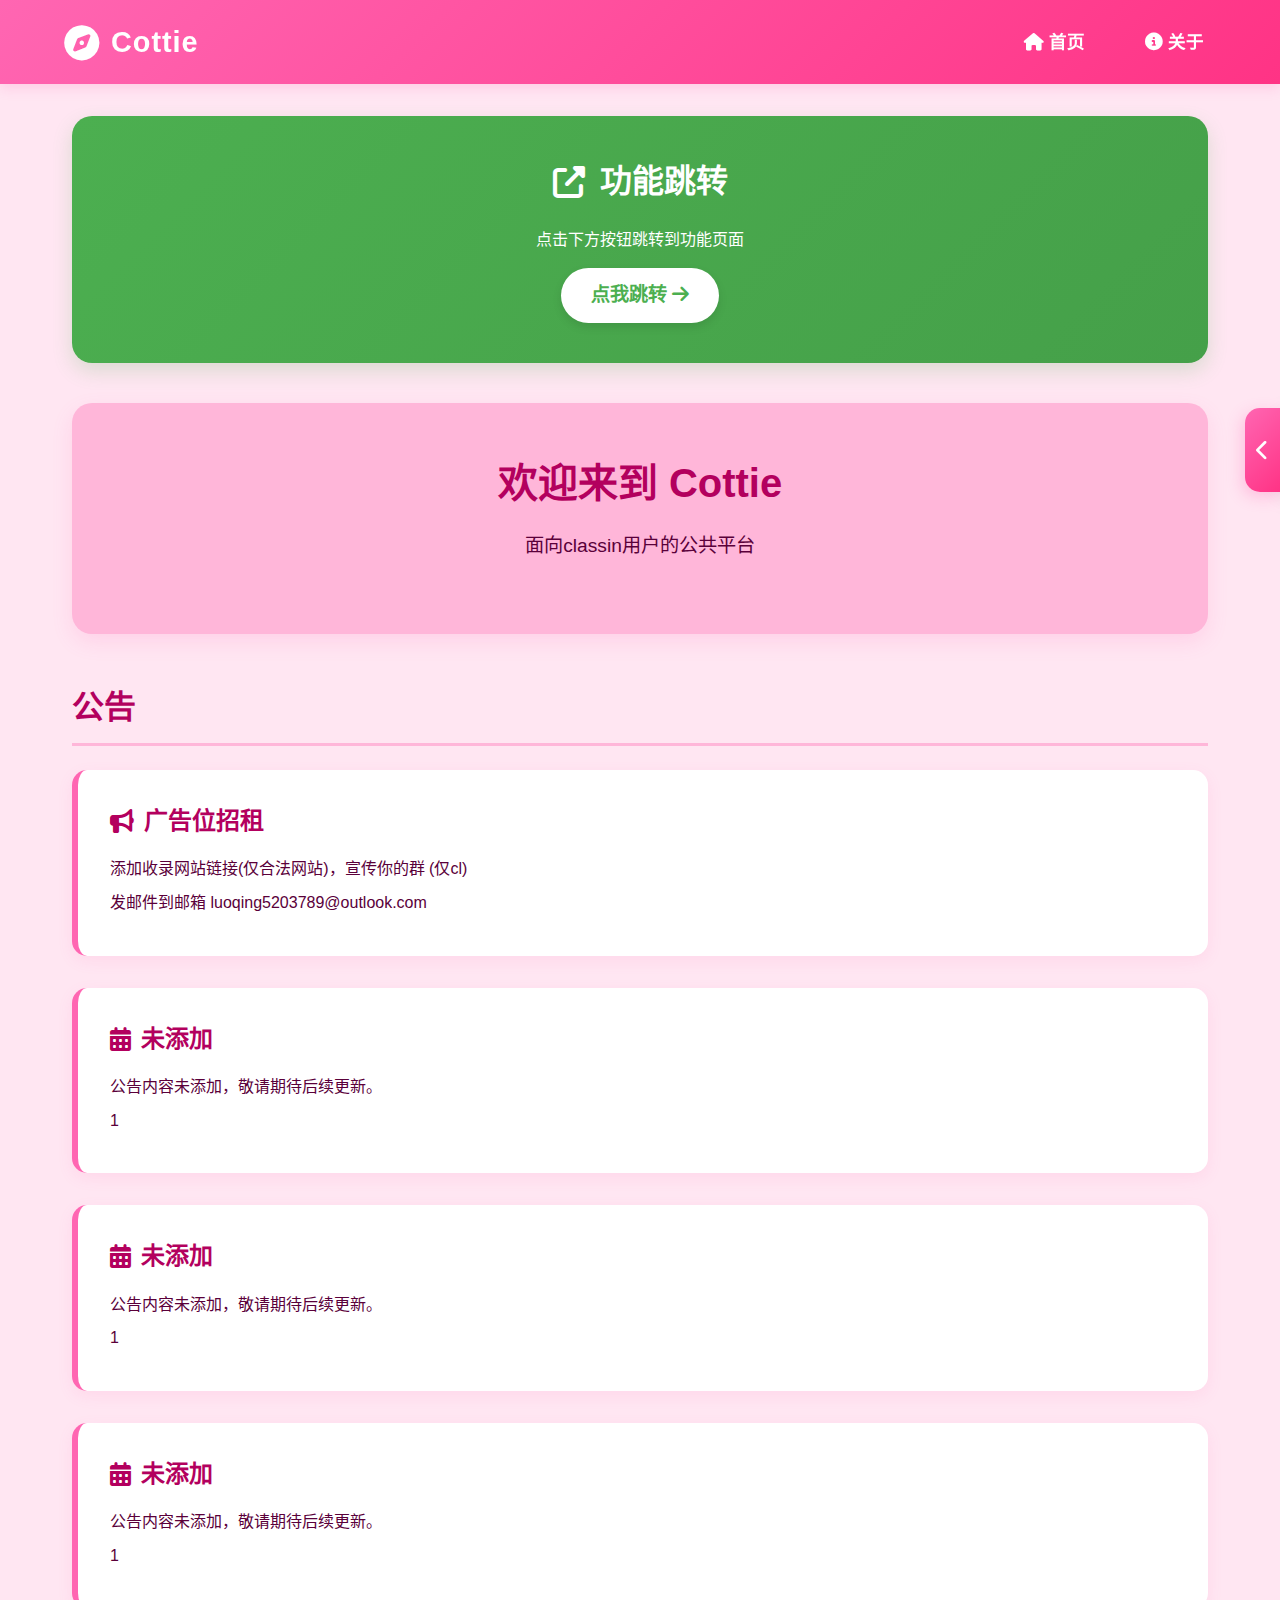
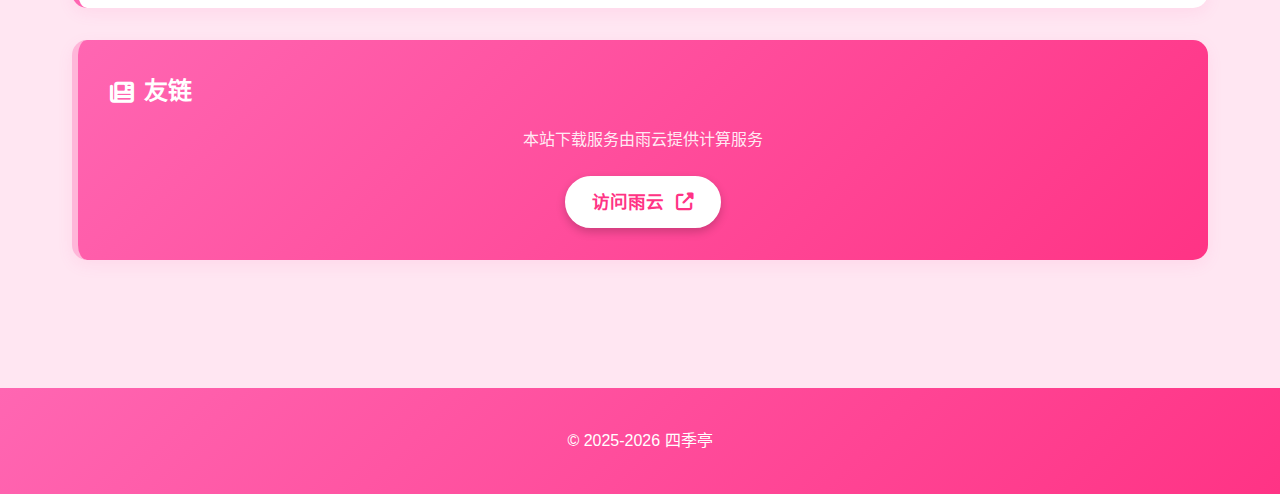
<file: inex.html>
<!DOCTYPE html>
<html lang="zh-CN">
<head>
    <meta charset="UTF-8">
    <meta name="viewport" content="width=device-width, initial-scale=1.0">
    <title>Cottie | 首页</title>
    <link rel="stylesheet" href="https://cdnjs.cloudflare.com/ajax/libs/font-awesome/6.4.0/css/all.min.css">
    <!-- 内嵌音乐播放器CSS -->
    <style>
        /* 以下是原有页面样式，保持不变 */
        * { margin: 0; padding: 0; box-sizing: border-box; font-family: 'Segoe UI', 'Microsoft YaHei', sans-serif; }
        body { background-color: #FFE6F2; color: #5A003A; line-height: 1.6; min-height: 100vh; }
        .header { background: linear-gradient(135deg, #FF66B2, #FF3385); padding: 1.2rem 5%; display: flex; justify-content: space-between; align-items: center; box-shadow: 0 4px 12px rgba(255, 102, 178, 0.2); position: sticky; top: 0; z-index: 100; }
        .logo { display: flex; align-items: center; gap: 12px; }
        .logo i { font-size: 2.2rem; color: white; }
        .logo h1 { color: white; font-size: 1.8rem; font-weight: 700; letter-spacing: 1px; }
        .nav-links a { color: white; text-decoration: none; margin-left: 2rem; font-weight: 600; font-size: 1.1rem; transition: all 0.3s; padding: 8px 12px; border-radius: 20px; }
        .nav-links a:hover { background-color: rgba(255, 255, 255, 0.2); transform: translateY(-2px); }
        .container { max-width: 1200px; margin: 0 auto; padding: 2rem; }
        .download-jump-card {
            background: linear-gradient(135deg, #4CAF50, #45a049);
            color: white;
            border-radius: 20px;
            padding: 2.5rem 2rem;
            margin-bottom: 2.5rem;
            box-shadow: 0 8px 20px rgba(76, 175, 80, 0.2);
            text-align: center;
            transition: all 0.3s;
        }
        .download-jump-card:hover {
            transform: translateY(-5px);
            box-shadow: 0 12px 25px rgba(76, 175, 80, 0.3);
        }
        .download-jump-card h2 {
            font-size: 2rem;
            margin-bottom: 1.2rem;
            display: flex;
            align-items: center;
            justify-content: center;
            gap: 15px;
        }
        .download-jump-card a {
            display: inline-block;
            background-color: white;
            color: #4CAF50;
            padding: 12px 30px;
            border-radius: 50px;
            text-decoration: none;
            font-weight: 700;
            font-size: 1.2rem;
            margin-top: 1rem;
            transition: all 0.3s;
            box-shadow: 0 4px 10px rgba(0, 0, 0, 0.1);
        }
        .download-jump-card a:hover {
            background-color: #f0fff0;
            transform: translateY(-3px);
            box-shadow: 0 6px 15px rgba(0, 0, 0, 0.15);
        }
        .hero {
            text-align: center;
            padding: 3rem 2rem;
            background-color: #FFB6D9;
            border-radius: 20px;
            margin-bottom: 3rem;
            box-shadow: 0 8px 20px rgba(255, 102, 178, 0.15);
        }
        .hero h2 { font-size: 2.5rem; margin-bottom: 1rem; color: #B3005E; }
        .hero p { font-size: 1.2rem; max-width: 800px; margin: 0 auto 1.5rem; }
        .section-title {
            color: #B3005E;
            font-size: 2rem;
            margin: 2.5rem 0 1.5rem;
            padding-bottom: 10px;
            border-bottom: 3px solid #FFB6D9;
        }
        .announcement-cards {
            display: flex;
            flex-direction: column;
            gap: 2rem;
            margin-bottom: 3rem;
        }
        .announcement-card {
            background: white;
            border-radius: 15px;
            padding: 2rem;
            box-shadow: 0 5px 15px rgba(255, 102, 178, 0.1);
            transition: transform 0.3s, box-shadow 0.3s;
            border-left: 6px solid #FF66B2;
        }
        .announcement-card:hover {
            transform: translateY(-5px);
            box-shadow: 0 10px 25px rgba(255, 102, 178, 0.2);
        }
        .announcement-card h3 {
            color: #B3005E;
            font-size: 1.5rem;
            margin-bottom: 1rem;
            display: flex;
            align-items: center;
            gap: 10px;
        }
        .announcement-card p {
            color: #5A003A;
            margin-bottom: 0.5rem;
        }
        .pink-button-card {
            background: linear-gradient(135deg, #FF66B2, #FF3385) !important;
            border-left: 6px solid #FFB6D9 !important;
            text-align: center;
        }
        .pink-button-card h3 {
            color: white !important;
        }
        .pink-button-card p {
            color: rgba(255, 255, 255, 0.9) !important;
        }
        .pink-button {
            display: inline-block;
            background-color: white;
            color: #FF3385;
            padding: 10px 25px;
            border-radius: 50px;
            text-decoration: none;
            font-weight: 700;
            font-size: 1.1rem;
            margin-top: 1rem;
            transition: all 0.3s;
            box-shadow: 0 4px 10px rgba(0, 0, 0, 0.2);
            border: 2px solid white;
        }
        .pink-button:hover {
            background-color: #FFB6D9;
            color: white;
            transform: translateY(-3px);
            box-shadow: 0 6px 15px rgba(0, 0, 0, 0.3);
        }
        .pink-button i {
            margin-left: 8px;
        }
        .footer {
            background: linear-gradient(135deg, #FF66B2, #FF3385);
            color: white;
            padding: 2.5rem 5%;
            text-align: center;
            margin-top: 3rem;
        }
        @media (max-width: 768px) {
            .header { flex-direction: column; gap: 1rem; }
            .nav-links a { margin: 0 0.5rem; font-size: 1rem; }
            .hero h2 { font-size: 2rem; }
            .download-jump-card h2 { font-size: 1.7rem; }
            .announcement-card { padding: 1.5rem; }
        }

        /* ========== 音乐播放器控件内嵌CSS - 参考inex.html紧凑垂直布局，宽度减半，高度稍微增加 ========== */
        #music-player-container {
            position: fixed;
            top: 50%;
            right: 0;
            transform: translateY(-50%);
            z-index: 10000;
            display: flex;
            height: 84px;        /* 原高度80px增加一点点至84px */
            transition: right 0.4s cubic-bezier(0.68, -0.55, 0.27, 1.55);
        }
        #music-player-container.collapsed {
            right: -150px;       /* 与新的宽度匹配（原宽度300px减半至150px） */
        }
        #player-handle {
            width: 35px;         /* 调整为新宽度的约23% */
            height: 100%;
            background: linear-gradient(135deg, #FF66B2, #FF3385);
            border-radius: 15px 0 0 15px;
            display: flex;
            align-items: center;
            justify-content: center;
            cursor: pointer;
            box-shadow: -3px 5px 15px rgba(255, 102, 178, 0.3);
            transition: all 0.3s;
            z-index: 10001;
            flex-shrink: 0;
        }
        #player-handle:hover {
            background: linear-gradient(135deg, #FF3385, #FF0066);
            transform: translateX(-3px);
            box-shadow: -5px 7px 20px rgba(255, 102, 178, 0.4);
        }
        #player-handle i {
            font-size: 1.3rem;   /* 稍微调整图标大小以适应新尺寸 */
            color: white;
            transition: transform 0.3s;
        }
        #music-player-container:not(.collapsed) #player-handle i {
            transform: rotate(180deg);
        }
        #music-player {
            width: 150px;        /* 原宽度300px减半 */
            height: 100%;
            background: white;
            border-radius: 15px 0 0 15px;
            box-shadow: -5px 5px 25px rgba(0, 0, 0, 0.1);
            padding: 12px;       /* 按比例调整内边距 */
            display: flex;
            flex-direction: column;
            border-left: 5px solid #FF66B2;  /* 按比例调整边框宽度 */
            flex-shrink: 0;
        }
        .now-playing {
            flex: 1;
            display: flex;
            flex-direction: column;
            justify-content: center;
            margin-bottom: 8px;  /* 按比例调整间距 */
            overflow: hidden;
        }
        .song-title {
            color: #B3005E;
            font-size: 0.9rem;   /* 稍微调整字体大小以适应新尺寸 */
            font-weight: 700;
            margin-bottom: 4px;  /* 按比例调整间距 */
            white-space: nowrap;
            overflow: hidden;
            text-overflow: ellipsis;
        }
        .song-artist {
            color: #5A003A;
            font-size: 0.8rem;   /* 稍微调整字体大小以适应新尺寸 */
            opacity: 0.8;
            white-space: nowrap;
            overflow: hidden;
            text-overflow: ellipsis;
        }
        .progress-container {
            margin-bottom: 12px;  /* 按比例调整间距 */
        }
        .progress-bar {
            width: 100%;
            height: 3px;         /* 按比例调整高度 */
            background: #FFE6F2;
            border-radius: 2px;
            margin-bottom: 4px;  /* 按比例调整间距 */
            cursor: pointer;
            overflow: hidden;
        }
        .progress {
            height: 100%;
            background: linear-gradient(to right, #FF66B2, #FF3385);
            border-radius: 2px;
            width: 0%;
            transition: width 0.1s;
        }
        .time-info {
            display: flex;
            justify-content: space-between;
            font-size: 0.7rem;   /* 调整字体大小以适应新尺寸 */
            color: #5A003A;
        }
        .player-controls {
            display: flex;
            justify-content: space-between;
            align-items: center;
        }
        .control-btn {
            background: #FFE6F2;
            border: none;
            width: 36px;         /* 按比例调整按钮大小 */
            height: 36px;        /* 按比例调整按钮大小 */
            border-radius: 50%;
            cursor: pointer;
            display: flex;
            align-items: center;
            justify-content: center;
            color: #FF3385;
            font-size: 1rem;     /* 按比例调整图标大小 */
            transition: all 0.3s;
            flex-shrink: 0;
        }
        .control-btn:hover {
            background: #FFB6D9;
            color: white;
            transform: translateY(-2px);
        }
        .control-btn.play-pause {
            width: 42px;         /* 按比例调整播放按钮大小 */
            height: 42px;        /* 按比例调整播放按钮大小 */
            font-size: 1.2rem;   /* 按比例调整图标大小 */
            background: linear-gradient(135deg, #FF66B2, #FF3385);
            color: white;
        }
        .control-btn.play-pause:hover {
            background: linear-gradient(135deg, #FF3385, #FF0066);
            transform: scale(1.05) translateY(-2px);
        }
        .player-status {
            font-size: 0.7rem;   /* 调整字体大小以适应新尺寸 */
            color: #FF3385;
            text-align: center;
            margin-top: 4px;     /* 按比例调整间距 */
            min-height: 1em;
        }
        @media (max-width: 768px) {
            #music-player { 
                width: 130px;    /* 移动端进一步减小宽度 */
            }
            #music-player-container.collapsed { 
                right: -130px;   /* 与新宽度匹配 */
            }
            .song-title { 
                font-size: 0.85rem; 
            }
            .control-btn { 
                width: 32px; 
                height: 32px; 
                font-size: 0.9rem; 
            }
            .control-btn.play-pause { 
                width: 38px; 
                height: 38px; 
                font-size: 1.1rem; 
            }
        }
        @media (max-width: 480px) {
            #music-player { 
                width: 110px;    /* 小屏幕进一步减小宽度 */
            }
            #music-player-container.collapsed { 
                right: -110px;   /* 与新宽度匹配 */
            }
            #player-handle { 
                width: 32px; 
            }
            .song-title { 
                font-size: 0.8rem; 
            }
            .control-btn { 
                width: 28px; 
                height: 28px; 
                font-size: 0.8rem; 
            }
            .control-btn.play-pause { 
                width: 34px; 
                height: 34px; 
                font-size: 1.0rem; 
            }
        }
        @media (max-height: 600px) {
            #music-player-container { 
                top: 80px;       /* 调整垂直位置 */
                height: 80px;    /* 适应较小的屏幕高度 */
            }
        }
    </style>
</head>
<body>
    <header class="header">
        <div class="logo">
            <i class="fas fa-compass"></i>
            <h1>Cottie</h1>
        </div>
        <nav class="nav-links">
            <a href="index.html"><i class="fas fa-home"></i> 首页</a>
            <a href="../system/web/about.html"><i class="fas fa-info-circle"></i> 关于</a>
        </nav>
    </header>
    
    <main class="container">
        <!-- 下载跳转卡片 -->
        <div class="download-jump-card">
            <h2><i class="fas fa-external-link-alt"></i> 功能跳转</h2>
            <p>点击下方按钮跳转到功能页面</p>
            <a href="../system/web/center.html" target="_blank">点我跳转 <i class="fas fa-arrow-right"></i></a>
        </div>
        
        <!-- Hero介绍部分 -->
        <section class="hero" id="home">
            <h2>欢迎来到 Cottie</h2>
            <p>面向classin用户的公共平台</p>
        </section>
        
        <!-- 公告部分 -->
        <h2 class="section-title" id="announcements">公告</h2>
        <div class="announcement-cards">
            <!-- 公告卡片1 -->
            <div class="announcement-card">
                <h3><i class="fas fa-bullhorn"></i> 广告位招租</h3>
                <p>添加收录网站链接(仅合法网站)，宣传你的群 (仅cl)</p>
                <p>发邮件到邮箱 luoqing5203789@outlook.com</p>
            </div>

            <!-- 公告卡片2-->
            <div class="announcement-card">
                <h3><i class="fas fa-calendar-alt"></i> 未添加</h3>
                <p>公告内容未添加，敬请期待后续更新。</p>
                <p>1</p>
            </div>
            
            <!-- 公告卡片3 -->
            <div class="announcement-card">
                <h3><i class="fas fa-calendar-alt"></i> 未添加</h3>
                <p>公告内容未添加，敬请期待后续更新。</p>
                <p>1</p>
            </div>

            <!-- 公告卡片4 -->
            <div class="announcement-card">
                <h3><i class="fas fa-calendar-alt"></i> 未添加</h3>
                <p>公告内容未添加，敬请期待后续更新。</p>
                <p>1</p>
            </div>
                         
            <!-- 公告卡片0 - 粉色按钮卡片 -->
            <div class="announcement-card pink-button-card">
                <h3><i class="fas fa-newspaper"></i> 友链</h3>
                <p>本站下载服务由雨云提供计算服务</p>
                <a href="https://www.rainyun.com/luoqing_" target="_blank" class="pink-button">
                    访问雨云 <i class="fas fa-external-link-alt"></i>
                </a>
            </div>
        </div>
    </main>
    
    <footer class="footer">
        <p>© 2025-2026 四季亭 </p>
    </footer>
    
    <!-- 音乐播放器控件 - 固定定位在浏览器右侧边缘 -->
    <div id="music-player-container" class="collapsed">
        <!-- 箭头按钮 - 始终可见 -->
        <div id="player-handle" title="展开/收起播放器">
            <i class="fas fa-chevron-left"></i>
        </div>

        <!-- 播放器主体面板 - 简化版 -->
        <div id="music-player">
            <!-- 当前播放信息 -->
            <div class="now-playing">
                <div class="song-title" id="current-song-title">等待加载音乐...</div>
                <div class="song-artist" id="current-song-artist">音乐库</div>
            </div>

            <!-- 播放进度条 -->
            <div class="progress-container">
                <div class="progress-bar" id="progress-bar">
                    <div class="progress" id="progress"></div>
                </div>
                <div class="time-info">
                    <span id="current-time-display">0:00</span>
                    <span id="total-time-display">0:00</span>
                </div>
            </div>

            <!-- 播放控制按钮 -->
            <div class="player-controls">
                <button class="control-btn" id="prev-btn" title="上一首">
                    <i class="fas fa-step-backward"></i>
                </button>
                <button class="control-btn play-pause" id="play-btn" title="播放">
                    <i class="fas fa-play"></i>
                </button>
                <button class="control-btn" id="next-btn" title="下一首">
                    <i class="fas fa-step-forward"></i>
                </button>
            </div>

            <!-- 状态指示器 -->
            <div class="player-status" id="player-status">准备就绪</div>
        </div>
    </div>
    
    <!-- 内嵌音乐播放器控制JS -->
    <script>
        document.addEventListener('DOMContentLoaded', function() {
            console.log("✅ 页面加载完成，开始初始化播放器...");
            
            // 播放器状态
            const playerState = {
                isPlaying: false,
                currentSongIndex: 0,
                playlist: [],
                isLoading: false
            };

            // GitHub音乐仓库配置
            const musicConfig = {
                baseUrl: "https://luo202044.github.io/classinapi/",
                apiFile: "api.txt",
                getApiUrl() {
                    return `${this.baseUrl}${this.apiFile}`;
                },
                getMusicUrl(filename) {
                    const cleanFilename = filename.trim();
                    return `${this.baseUrl}${cleanFilename}`;
                }
            };

            // DOM元素
            const musicPlayerContainer = document.getElementById('music-player-container');
            const playerHandle = document.getElementById('player-handle');
            const playBtn = document.getElementById('play-btn');
            const prevBtn = document.getElementById('prev-btn');
            const nextBtn = document.getElementById('next-btn');
            const progressBar = document.getElementById('progress-bar');
            const progress = document.getElementById('progress');
            const currentTimeDisplay = document.getElementById('current-time-display');
            const totalTimeDisplay = document.getElementById('total-time-display');
            const currentSongTitle = document.getElementById('current-song-title');
            const currentSongArtist = document.getElementById('current-song-artist');
            const playerStatus = document.getElementById('player-status');

            // 创建音频对象
            const audio = new Audio();
            audio.volume = 0.7;

            // 从文件名提取友好的显示名称
            function getFriendlyDisplayName(filename) {
                // 移除文件扩展名
                let name = filename.replace(/\.[^/.]+$/, "");
                
                // 常见分隔符替换为空格
                name = name.replace(/[_-]/g, ' ');
                
                // 移除数字前缀（如 "01 - " 或 "01.")
                name = name.replace(/^\d+[\s._-]*/, "");
                
                // 单词首字母大写
                name = name.split(' ')
                    .map(word => word.charAt(0).toUpperCase() + word.slice(1).toLowerCase())
                    .join(' ');
                
                // 如果处理后为空，返回原始名称
                return name.trim() || filename.replace(/\.[^/.]+$/, "");
            }

            // 初始化播放器
            function initPlayer() {
                console.log("🔄 初始化播放器...");
                
                // 设置初始状态
                updatePlayerUI();
                
                // 设置事件监听器
                initEventListeners();
                
                // 从GitHub获取音乐列表
                fetchPlaylistFromGitHub();
                
                console.log("✅ 播放器初始化完成");
            }

            // 从GitHub API获取播放列表
            async function fetchPlaylistFromGitHub() {
                playerStatus.textContent = '正在从GitHub加载音乐列表...';
                playerState.isLoading = true;
                
                try {
                    const apiUrl = musicConfig.getApiUrl();
                    console.log("🌐 请求音乐列表:", apiUrl);
                    
                    const response = await fetch(apiUrl, { cache: 'no-cache' });
                    
                    if (!response.ok) {
                        throw new Error(`HTTP错误! 状态码: ${response.status}`);
                    }
                    
                    const text = await response.text();
                    console.log("📄 API文件内容:", text);
                    
                    // 解析文件列表，过滤空行和非音频文件
                    const filenames = text.split('\n')
                        .map(line => line.trim())
                        .filter(line => {
                            // 只保留音频文件
                            if (line.length === 0) return false;
                            const ext = line.split('.').pop().toLowerCase();
                            return ['mp3', 'wav', 'ogg', 'm4a', 'aac'].includes(ext);
                        });
                    
                    console.log("📝 解析到的音乐文件:", filenames);
                    
                    if (filenames.length === 0) {
                        playerStatus.textContent = '未找到音频文件';
                        currentSongTitle.textContent = '无可用音乐';
                        currentSongArtist.textContent = '请检查音乐库';
                        return;
                    }
                    
                    // 构建播放列表
                    playerState.playlist = filenames.map((filename, index) => {
                        return {
                            title: getFriendlyDisplayName(filename),
                            artist: '音乐库',
                            filename: filename,
                            src: musicConfig.getMusicUrl(filename),
                            index: index
                        };
                    });
                    
                    playerStatus.textContent = `已加载 ${playerState.playlist.length} 首歌曲`;
                    
                    // 加载第一首歌曲
                    if (playerState.playlist.length > 0) {
                        loadSong(0);
                    }
                    
                } catch (error) {
                    console.error('从仓库获取音乐列表失败:', error);
                    playerStatus.textContent = '加载失败，请检查网络或配置';
                    currentSongTitle.textContent = '加载失败';
                    currentSongArtist.textContent = '检查音乐库配置';
                    
                    // 显示详细错误信息（仅开发时有用）
                    if (window.location.hostname === 'localhost' || window.location.hostname === '127.0.0.1') {
                        console.error('详细错误:', error);
                        playerStatus.textContent += ` (${error.message})`;
                    }
                } finally {
                    playerState.isLoading = false;
                }
            }

            // 加载歌曲
            function loadSong(index) {
                if (playerState.playlist.length === 0) return;
                if (index < 0 || index >= playerState.playlist.length) return;
                
                const song = playerState.playlist[index];
                playerState.currentSongIndex = index;
                
                // 更新音频源
                audio.src = song.src;
                
                // 更新UI显示
                currentSongTitle.textContent = song.title;
                currentSongArtist.textContent = song.artist;
                
                // 重置进度条
                progress.style.width = "0%";
                currentTimeDisplay.textContent = "0:00";
                totalTimeDisplay.textContent = "0:00";
                
                // 更新播放器状态
                playerStatus.textContent = `第 ${index + 1} 首 / 共 ${playerState.playlist.length} 首`;
                
                console.log(`🎶 加载歌曲: ${song.title} (${song.filename})`);
                
                // 如果之前是播放状态，自动播放新歌曲
                if (playerState.isPlaying) {
                    playSong();
                }
            }

            // 播放/暂停歌曲
            function togglePlayPause() {
                if (playerState.playlist.length === 0) {
                    playerStatus.textContent = '播放列表为空';
                    return;
                }
                
                if (playerState.isPlaying) {
                    pauseSong();
                } else {
                    playSong();
                }
            }

            // 播放歌曲
            function playSong() {
                if (!audio.src || playerState.playlist.length === 0) {
                    playerStatus.textContent = '无可播放的音乐';
                    return;
                }
                
                audio.play()
                    .then(() => {
                        playerState.isPlaying = true;
                        playBtn.innerHTML = '<i class="fas fa-pause"></i>';
                        playBtn.title = "暂停";
                        playerStatus.textContent = '播放中';
                        console.log("▶️ 开始播放");
                    })
                    .catch(error => {
                        console.error("播放失败:", error);
                        playerStatus.textContent = '播放失败，请检查音频文件';
                    });
            }

            // 暂停歌曲
            function pauseSong() {
                audio.pause();
                playerState.isPlaying = false;
                playBtn.innerHTML = '<i class="fas fa-play"></i>';
                playBtn.title = "播放";
                playerStatus.textContent = '已暂停';
                console.log("⏸️ 暂停播放");
            }

            // 上一首
            function prevSong() {
                if (playerState.playlist.length === 0) return;
                
                let newIndex = playerState.currentSongIndex - 1;
                if (newIndex < 0) {
                    newIndex = playerState.playlist.length - 1;
                }
                loadSong(newIndex);
                if (playerState.isPlaying) {
                    playSong();
                }
            }

            // 下一首
            function nextSong() {
                if (playerState.playlist.length === 0) return;
                
                let newIndex = playerState.currentSongIndex + 1;
                if (newIndex >= playerState.playlist.length) {
                    newIndex = 0;
                }
                loadSong(newIndex);
                if (playerState.isPlaying) {
                    playSong();
                }
            }

            // 格式化时间
            function formatTime(seconds) {
                if (!seconds || isNaN(seconds)) return "0:00";
                
                const mins = Math.floor(seconds / 60);
                const secs = Math.floor(seconds % 60);
                return `${mins}:${secs < 10 ? '0' : ''}${secs}`;
            }

            // 展开/收起播放器
            function togglePlayer() {
                console.log("🖱️ 点击了箭头按钮");
                const isCollapsed = musicPlayerContainer.classList.contains('collapsed');
                
                if (isCollapsed) {
                    // 展开播放器
                    musicPlayerContainer.classList.remove('collapsed');
                    playerHandle.innerHTML = '<i class="fas fa-chevron-right"></i>';
                    playerHandle.title = "收起播放器";
                    playerStatus.textContent = '播放器已展开';
                    console.log("📖 展开播放器");
                } else {
                    // 收起播放器
                    musicPlayerContainer.classList.add('collapsed');
                    playerHandle.innerHTML = '<i class="fas fa-chevron-left"></i>';
                    playerHandle.title = "展开播放器";
                    console.log("📕 收起播放器");
                }
            }

            // 更新播放器UI状态
            function updatePlayerUI() {
                playBtn.innerHTML = '<i class="fas fa-play"></i>';
                playBtn.title = "播放";
            }

            // 初始化事件监听器
            function initEventListeners() {
                console.log("🔗 绑定事件监听器...");
                
                // 播放/暂停按钮
                playBtn.addEventListener('click', togglePlayPause);
                
                // 上一首/下一首按钮
                prevBtn.addEventListener('click', prevSong);
                nextBtn.addEventListener('click', nextSong);
                
                // 进度条点击事件
                progressBar.addEventListener('click', (e) => {
                    if (!audio.duration) return;
                    
                    const rect = progressBar.getBoundingClientRect();
                    const percent = (e.clientX - rect.left) / rect.width;
                    audio.currentTime = percent * audio.duration;
                });
                
                // 音频时间更新事件
                audio.addEventListener('timeupdate', () => {
                    if (audio.duration) {
                        const percent = (audio.currentTime / audio.duration) * 100;
                        progress.style.width = `${percent}%`;
                        currentTimeDisplay.textContent = formatTime(audio.currentTime);
                    }
                });
                
                // 音频加载完成事件
                audio.addEventListener('loadedmetadata', () => {
                    totalTimeDisplay.textContent = formatTime(audio.duration);
                });
                
                // 音频错误事件
                audio.addEventListener('error', (e) => {
                    console.error("音频加载错误:", e);
                    playerStatus.textContent = '音频加载失败';
                    
                    // 自动尝试下一首
                    if (playerState.playlist.length > 1) {
                        setTimeout(() => nextSong(), 1000);
                    }
                });
                
                // 音频结束事件
                audio.addEventListener('ended', () => {
                    console.log("歌曲播放结束");
                    if (playerState.playlist.length > 1) {
                        nextSong();
                    } else {
                        pauseSong();
                    }
                });
                
                // 箭头按钮点击事件
                playerHandle.addEventListener('click', togglePlayer);
                
                // 键盘快捷键
                document.addEventListener('keydown', (e) => {
                    if (e.code === 'Space' && !e.target.matches('input, textarea')) {
                        e.preventDefault();
                        togglePlayPause();
                    }
                    
                    if (e.code === 'ArrowLeft' && e.ctrlKey) {
                        prevSong();
                    }
                    if (e.code === 'ArrowRight' && e.ctrlKey) {
                        nextSong();
                    }
                });
                
                // 点击页面其他区域收起播放器
                document.addEventListener('click', (e) => {
                    if (!musicPlayerContainer.classList.contains('collapsed') &&
                        !musicPlayerContainer.contains(e.target) &&
                        e.target !== playerHandle &&
                        !playerHandle.contains(e.target)) {
                        
                        musicPlayerContainer.classList.add('collapsed');
                        playerHandle.innerHTML = '<i class="fas fa-chevron-left"></i>';
                        playerHandle.title = "展开播放器";
                    }
                });
                
                console.log("✅ 所有事件监听器绑定完成");

                // 初始化播放器
                initPlayer();
                
                // 全局导出
                window.musicPlayer = {
                    play: playSong,
                    pause: pauseSong,
                    togglePlayPause: togglePlayPause,
                    prevSong: prevSong,
                    nextSong: nextSong,
                    loadSong: loadSong,
                    togglePlayer: togglePlayer,
                    getState: () => ({ ...playerState }),
                    getCurrentSong: () => playerState.playlist[playerState.currentSongIndex] || null,
                    getPlaylist: () => [...playerState.playlist],
                    fetchPlaylistFromGitHub: fetchPlaylistFromGitHub,
                    musicConfig: musicConfig
                };
            });
        });
        
        // 页面加载函数
        function loadPage(pageUrl) {
            document.getElementById('content-frame').src = pageUrl;
            return false;
        }
    </script>
</body>
</html>
</file>
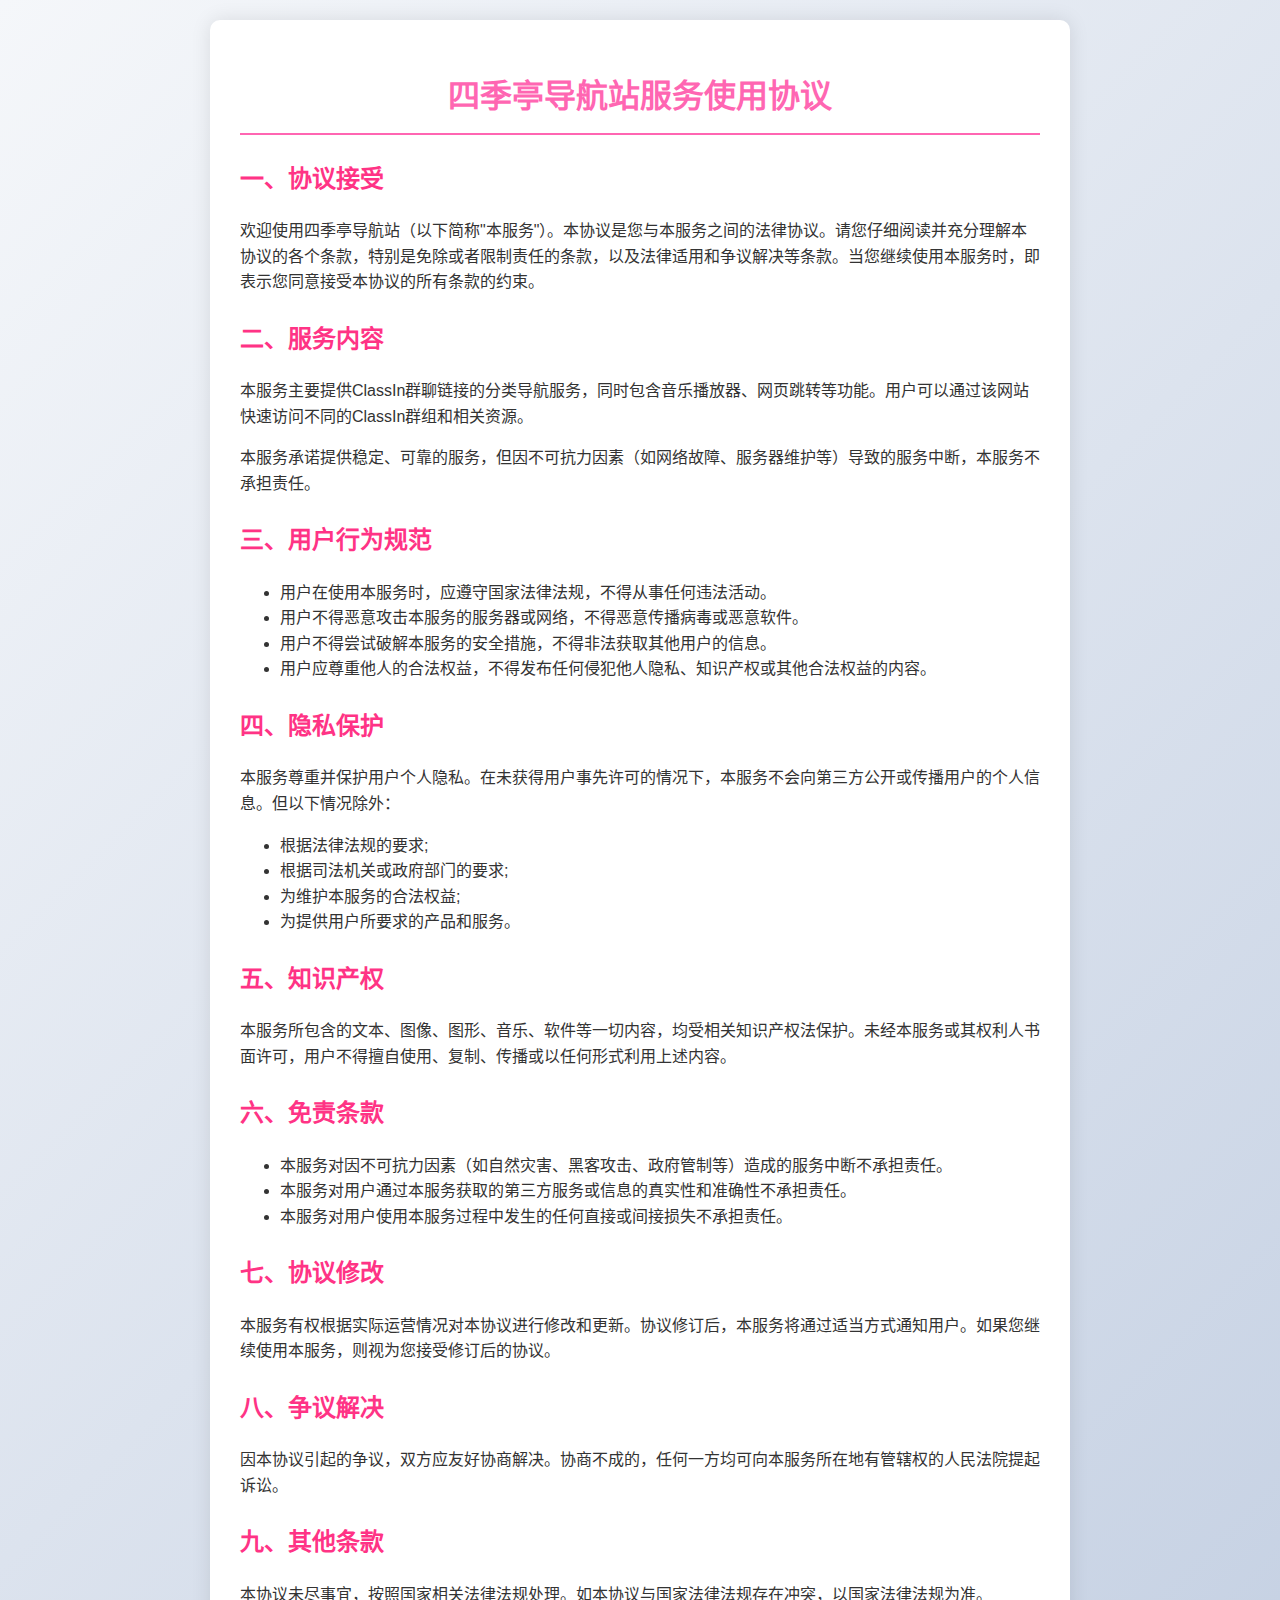
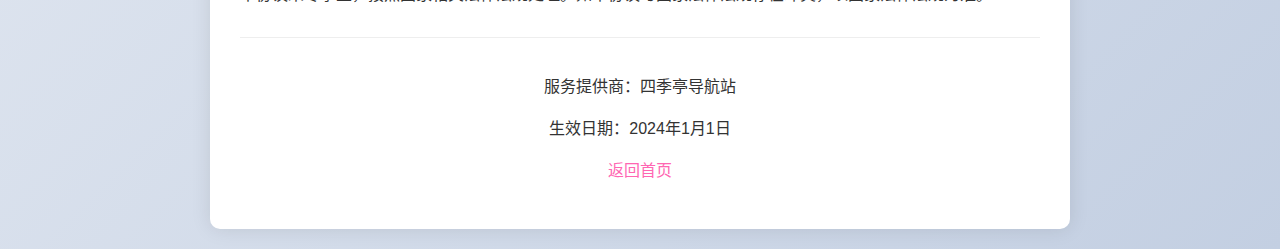
<file: web2/use.html>
<!DOCTYPE html>
<html lang="zh-CN">
<head>
    <meta charset="UTF-8">
    <meta name="viewport" content="width=device-width, initial-scale=1.0">
    <title>服务使用协议 - 四季亭导航站</title>
    <style>
        body {
            font-family: 'Microsoft YaHei', Arial, sans-serif;
            line-height: 1.6;
            margin: 0;
            padding: 20px;
            background: linear-gradient(135deg, #f5f7fa 0%, #c3cfe2 100%);
            color: #333;
        }
        .container {
            max-width: 800px;
            margin: 0 auto;
            background: white;
            padding: 30px;
            border-radius: 10px;
            box-shadow: 0 0 20px rgba(0,0,0,0.1);
        }
        h1 {
            color: #FF66B2;
            text-align: center;
            border-bottom: 2px solid #FF66B2;
            padding-bottom: 10px;
        }
        h2 {
            color: #FF3385;
            margin-top: 25px;
        }
        .section {
            margin-bottom: 20px;
        }
        .footer {
            text-align: center;
            margin-top: 30px;
            padding-top: 20px;
            border-top: 1px solid #eee;
        }
        a {
            color: #FF66B2;
            text-decoration: none;
        }
        a:hover {
            text-decoration: underline;
        }
    </style>
</head>
<body>
    <div class="container">
        <h1>四季亭导航站服务使用协议</h1>
        
        <div class="section">
            <h2>一、协议接受</h2>
            <p>欢迎使用四季亭导航站（以下简称"本服务"）。本协议是您与本服务之间的法律协议。请您仔细阅读并充分理解本协议的各个条款，特别是免除或者限制责任的条款，以及法律适用和争议解决等条款。当您继续使用本服务时，即表示您同意接受本协议的所有条款的约束。</p>
        </div>
        
        <div class="section">
            <h2>二、服务内容</h2>
            <p>本服务主要提供ClassIn群聊链接的分类导航服务，同时包含音乐播放器、网页跳转等功能。用户可以通过该网站快速访问不同的ClassIn群组和相关资源。</p>
            <p>本服务承诺提供稳定、可靠的服务，但因不可抗力因素（如网络故障、服务器维护等）导致的服务中断，本服务不承担责任。</p>
        </div>
        
        <div class="section">
            <h2>三、用户行为规范</h2>
            <ul>
                <li>用户在使用本服务时，应遵守国家法律法规，不得从事任何违法活动。</li>
                <li>用户不得恶意攻击本服务的服务器或网络，不得恶意传播病毒或恶意软件。</li>
                <li>用户不得尝试破解本服务的安全措施，不得非法获取其他用户的信息。</li>
                <li>用户应尊重他人的合法权益，不得发布任何侵犯他人隐私、知识产权或其他合法权益的内容。</li>
            </ul>
        </div>
        
        <div class="section">
            <h2>四、隐私保护</h2>
            <p>本服务尊重并保护用户个人隐私。在未获得用户事先许可的情况下，本服务不会向第三方公开或传播用户的个人信息。但以下情况除外：</p>
            <ul>
                <li>根据法律法规的要求;</li>
                <li>根据司法机关或政府部门的要求;</li>
                <li>为维护本服务的合法权益;</li>
                <li>为提供用户所要求的产品和服务。</li>
            </ul>
        </div>
        
        <div class="section">
            <h2>五、知识产权</h2>
            <p>本服务所包含的文本、图像、图形、音乐、软件等一切内容，均受相关知识产权法保护。未经本服务或其权利人书面许可，用户不得擅自使用、复制、传播或以任何形式利用上述内容。</p>
        </div>
        
        <div class="section">
            <h2>六、免责条款</h2>
            <ul>
                <li>本服务对因不可抗力因素（如自然灾害、黑客攻击、政府管制等）造成的服务中断不承担责任。</li>
                <li>本服务对用户通过本服务获取的第三方服务或信息的真实性和准确性不承担责任。</li>
                <li>本服务对用户使用本服务过程中发生的任何直接或间接损失不承担责任。</li>
            </ul>
        </div>
        
        <div class="section">
            <h2>七、协议修改</h2>
            <p>本服务有权根据实际运营情况对本协议进行修改和更新。协议修订后，本服务将通过适当方式通知用户。如果您继续使用本服务，则视为您接受修订后的协议。</p>
        </div>
        
        <div class="section">
            <h2>八、争议解决</h2>
            <p>因本协议引起的争议，双方应友好协商解决。协商不成的，任何一方均可向本服务所在地有管辖权的人民法院提起诉讼。</p>
        </div>
        
        <div class="section">
            <h2>九、其他条款</h2>
            <p>本协议未尽事宜，按照国家相关法律法规处理。如本协议与国家法律法规存在冲突，以国家法律法规为准。</p>
        </div>
        
        <div class="footer">
            <p>服务提供商：四季亭导航站</p>
            <p>生效日期：2024年1月1日</p>
            <p><a href="index.html">返回首页</a></p>
        </div>
    </div>
</body>
</html>
</file>
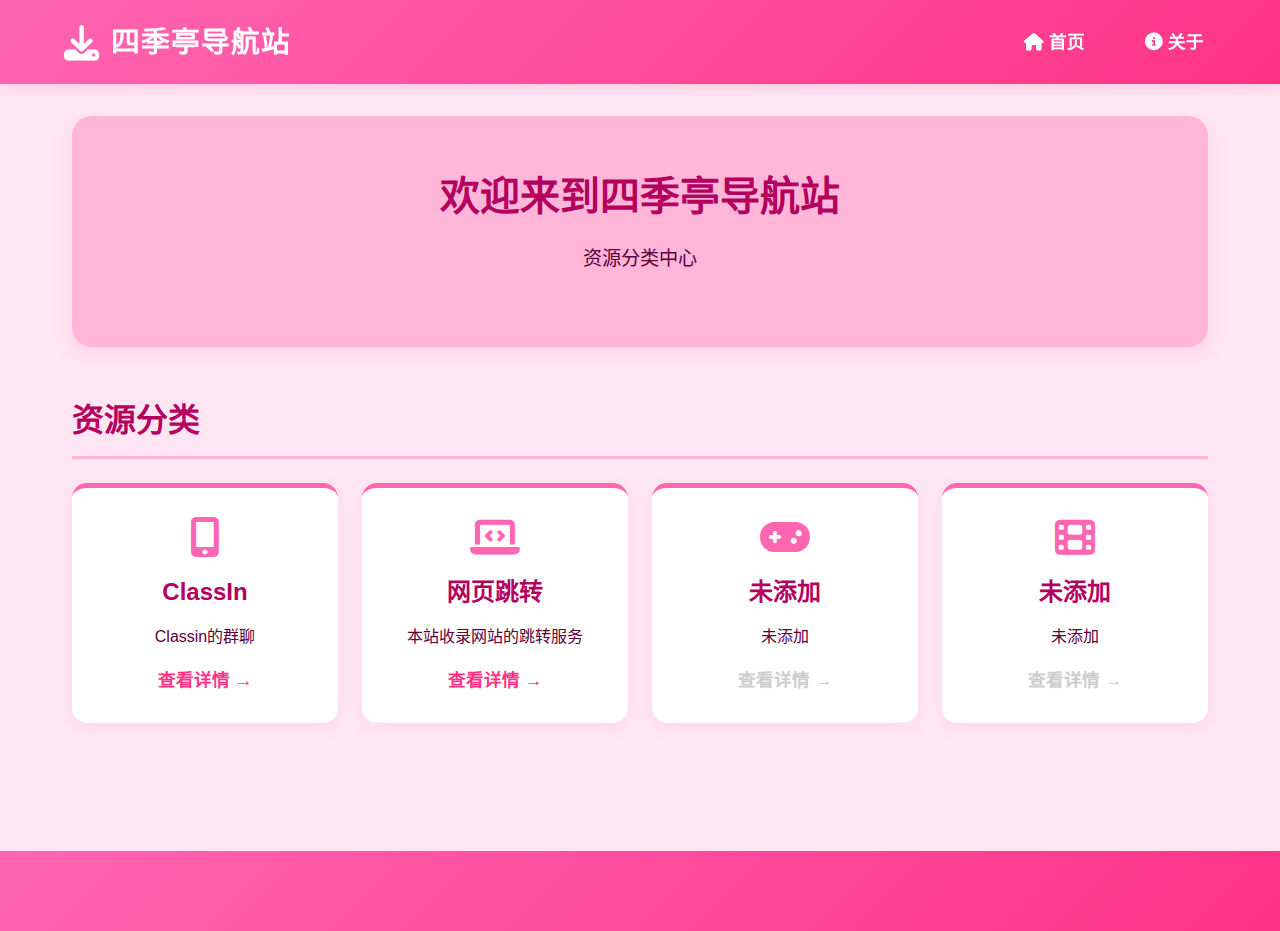
<file: system/web/center.html>
<!DOCTYPE html>
<html lang="zh-CN">
<head>
    <meta charset="UTF-8">
    <meta name="viewport" content="width=device-width, initial-scale=1.0">
    <title>四季亭导航站 | 资源分类中心</title>
    <link rel="stylesheet" href="https://cdnjs.cloudflare.com/ajax/libs/font-awesome/6.4.0/css/all.min.css">
    <style>
        * { margin: 0; padding: 0; box-sizing: border-box; font-family: 'Segoe UI', 'Microsoft YaHei', sans-serif; }
        body { background-color: #FFE6F2; color: #5A003A; line-height: 1.6; min-height: 100vh; }
        .header { background: linear-gradient(135deg, #FF66B2, #FF3385); padding: 1.2rem 5%; display: flex; justify-content: space-between; align-items: center; box-shadow: 0 4px 12px rgba(255, 102, 178, 0.2); position: sticky; top: 0; z-index: 100; }
        .logo { display: flex; align-items: center; gap: 12px; }
        .logo i { font-size: 2.2rem; color: white; }
        .logo h1 { color: white; font-size: 1.8rem; font-weight: 700; letter-spacing: 1px; }
        .nav-links a { color: white; text-decoration: none; margin-left: 2rem; font-weight: 600; font-size: 1.1rem; transition: all 0.3s; padding: 8px 12px; border-radius: 20px; }
        .nav-links a:hover { background-color: rgba(255, 255, 255, 0.2); transform: translateY(-2px); }
        .container { max-width: 1200px; margin: 0 auto; padding: 2rem; }
        .hero { text-align: center; padding: 3rem 1rem; background-color: #FFB6D9; border-radius: 20px; margin-bottom: 3rem; box-shadow: 0 8px 20px rgba(255, 102, 178, 0.15); }
        .hero h2 { font-size: 2.5rem; margin-bottom: 1rem; color: #B3005E; }
        .hero p { font-size: 1.2rem; max-width: 800px; margin: 0 auto 1.5rem; }
        .categories { display: grid; grid-template-columns: repeat(auto-fill, minmax(250px, 1fr)); gap: 1.5rem; margin-bottom: 3rem; }
        .category-card { background: white; border-radius: 15px; padding: 1.8rem; text-align: center; transition: transform 0.3s, box-shadow 0.3s; border-top: 5px solid #FF66B2; box-shadow: 0 5px 15px rgba(255, 102, 178, 0.1); }
        .category-card:hover { transform: translateY(-10px); box-shadow: 0 15px 25px rgba(255, 102, 178, 0.2); }
        .category-card i { font-size: 2.5rem; color: #FF66B2; margin-bottom: 1rem; }
        .category-card h3 { color: #B3005E; margin-bottom: 0.8rem; font-size: 1.5rem; }
        .category-card a { display: inline-block; margin-top: 1rem; color: #FF3385; text-decoration: none; font-weight: 600; font-size: 1.1rem; }
        .category-card a:hover { text-decoration: underline; }
        .disabled-link { color: #ccc !important; cursor: not-allowed; text-decoration: none !important; }
        .disabled-link:hover { text-decoration: none !important; cursor: not-allowed; }
        .section-title { color: #B3005E; font-size: 2rem; margin: 2.5rem 0 1.5rem; padding-bottom: 10px; border-bottom: 3px solid #FFB6D9; }
        .footer { background: linear-gradient(135deg, #FF66B2, #FF3385); color: white; padding: 2.5rem 5%; text-align: center; margin-top: 3rem; }
        @media (max-width: 768px) {
            .header { flex-direction: column; gap: 1rem; }
            .nav-links a { margin: 0 0.5rem; font-size: 1rem; }
            .hero h2 { font-size: 2rem; }
            .categories { grid-template-columns: repeat(auto-fill, minmax(200px, 1fr)); }
        }
    </style>
</head>
<body>
    <header class="header">
        <div class="logo">
            <i class="fas fa-download"></i>
            <h1>四季亭导航站</h1>
        </div>
        <nav class="nav-links">
            <a href="../index.html"><i class="fas fa-home"></i> 首页</a>
            <a href="../about.html"><i class="fas fa-info-circle"></i> 关于</a>
        </nav>
    </header>
    <main class="container">
        <section class="hero" id="home">
            <h2>欢迎来到四季亭导航站</h2>
            <p> 资源分类中心</p>
        </section>
        <h2 class="section-title" id="categories">资源分类</h2>
        <div class="categories">
            <div class="category-card">
                <i class="fas fa-mobile-alt"></i>
                <h3>ClassIn</h3>
                <p>Classin的群聊</p>
                <a href="../web/page1.html">查看详情 →</a>
            </div>
            <div class="category-card">
                <i class="fas fa-laptop-code"></i>
                <h3>网页跳转</h3>
                <p>本站收录网站的跳转服务 </p>
                <a href="../镜之彼端/page1.html">查看详情 →</a>
            </div>
            <div class="category-card">
                <i class="fas fa-gamepad"></i>
                <h3>未添加</h3>
                <p>未添加</p>
                <a href="#" class="disabled-link">查看详情 →</a>
            </div>
            <div class="category-card">
                <i class="fas fa-film"></i>
                <h3>未添加</h3>
                <p>未添加</p>
                <a href="#" class="disabled-link">查看详情 →</a>
            </div>
        </div>
    </main>
    <footer class="footer" id="about"></footer>
    <script>
        document.addEventL
</file>
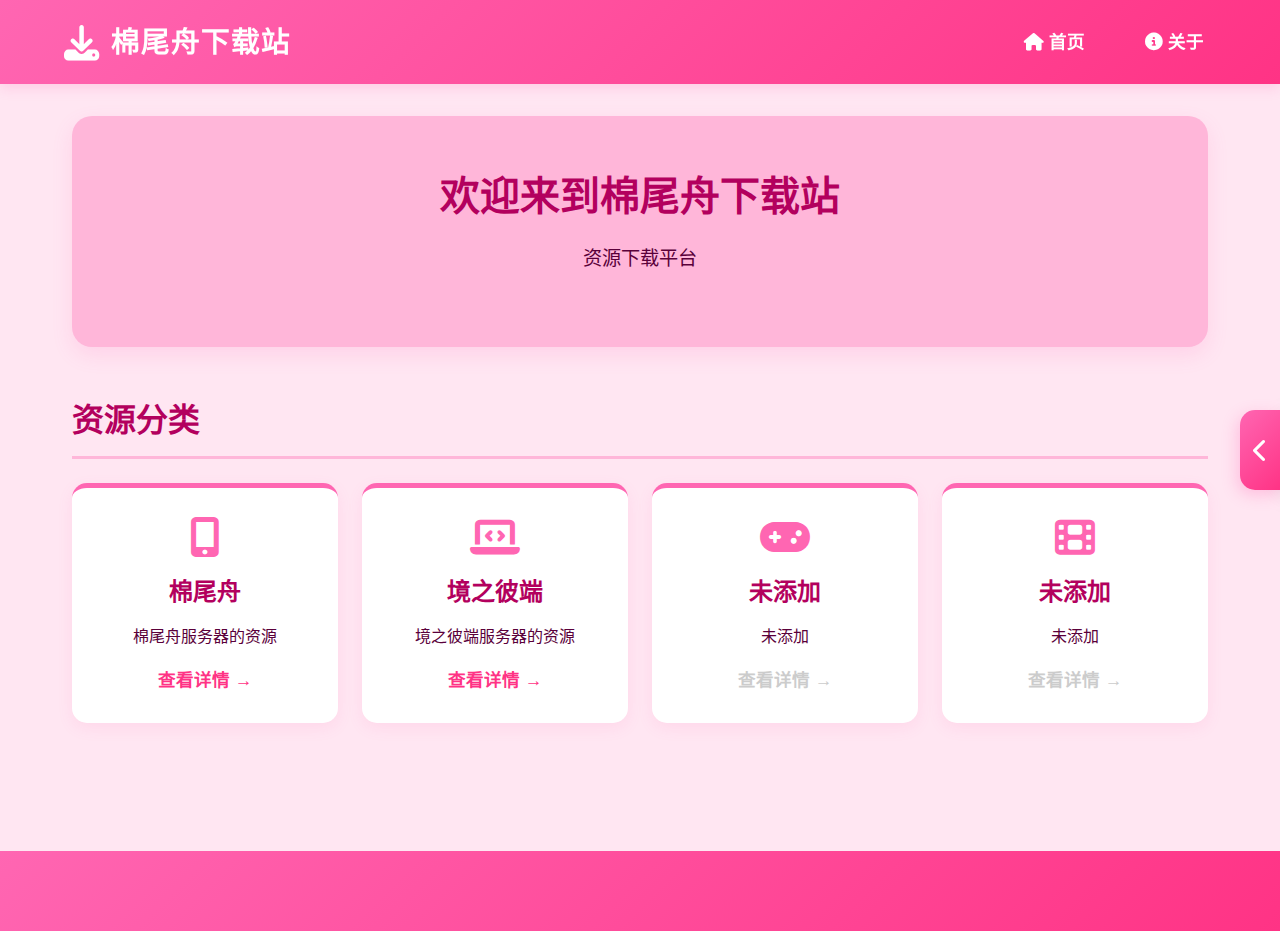
<file: system/web/index (2).html>
<!DOCTYPE html>
<html lang="zh-CN">
<head>
    <meta charset="UTF-8">
    <meta name="viewport" content="width=device-width, initial-scale=1.0">
    <title>棉尾舟下载站 | 资源下载中心</title>
    <link rel="stylesheet" href="https://cdnjs.cloudflare.com/ajax/libs/font-awesome/6.4.0/css/all.min.css">
    <style>
        * { margin: 0; padding: 0; box-sizing: border-box; font-family: 'Segoe UI', 'Microsoft YaHei', sans-serif; }
        body { background-color: #FFE6F2; color: #5A003A; line-height: 1.6; min-height: 100vh; }
        .header { background: linear-gradient(135deg, #FF66B2, #FF3385); padding: 1.2rem 5%; display: flex; justify-content: space-between; align-items: center; box-shadow: 0 4px 12px rgba(255, 102, 178, 0.2); position: sticky; top: 0; z-index: 100; }
        .logo { display: flex; align-items: center; gap: 12px; }
        .logo i { font-size: 2.2rem; color: white; }
        .logo h1 { color: white; font-size: 1.8rem; font-weight: 700; letter-spacing: 1px; }
        .nav-links a { color: white; text-decoration: none; margin-left: 2rem; font-weight: 600; font-size: 1.1rem; transition: all 0.3s; padding: 8px 12px; border-radius: 20px; }
        .nav-links a:hover { background-color: rgba(255, 255, 255, 0.2); transform: translateY(-2px); }
        .container { max-width: 1200px; margin: 0 auto; padding: 2rem; }
        .hero { text-align: center; padding: 3rem 1rem; background-color: #FFB6D9; border-radius: 20px; margin-bottom: 3rem; box-shadow: 0 8px 20px rgba(255, 102, 178, 0.15); }
        .hero h2 { font-size: 2.5rem; margin-bottom: 1rem; color: #B3005E; }
        .hero p { font-size: 1.2rem; max-width: 800px; margin: 0 auto 1.5rem; }
        .categories { display: grid; grid-template-columns: repeat(auto-fill, minmax(250px, 1fr)); gap: 1.5rem; margin-bottom: 3rem; }
        .category-card { background: white; border-radius: 15px; padding: 1.8rem; text-align: center; transition: transform 0.3s, box-shadow 0.3s; border-top: 5px solid #FF66B2; box-shadow: 0 5px 15px rgba(255, 102, 178, 0.1); }
        .category-card:hover { transform: translateY(-10px); box-shadow: 0 15px 25px rgba(255, 102, 178, 0.2); }
        .category-card i { font-size: 2.5rem; color: #FF66B2; margin-bottom: 1rem; }
        .category-card h3 { color: #B3005E; margin-bottom: 0.8rem; font-size: 1.5rem; }
        .category-card a { display: inline-block; margin-top: 1rem; color: #FF3385; text-decoration: none; font-weight: 600; font-size: 1.1rem; }
        .category-card a:hover { text-decoration: underline; }
        .disabled-link { color: #ccc !important; cursor: not-allowed; text-decoration: none !important; }
        .disabled-link:hover { text-decoration: none !important; cursor: not-allowed; }
        .section-title { color: #B3005E; font-size: 2rem; margin: 2.5rem 0 1.5rem; padding-bottom: 10px; border-bottom: 3px solid #FFB6D9; }
        .footer { background: linear-gradient(135deg, #FF66B2, #FF3385); color: white; padding: 2.5rem 5%; text-align: center; margin-top: 3rem; }
        @media (max-width: 768px) {
            .header { flex-direction: column; gap: 1rem; }
            .nav-links a { margin: 0 0.5rem; font-size: 1rem; }
            .hero h2 { font-size: 2rem; }
            .categories { grid-template-columns: repeat(auto-fill, minmax(200px, 1fr)); }
        }

        /* ========== 音乐播放器控件内嵌CSS ========== */
        #music-player-container {
            position: fixed;
            top: 50%;
            right: 0;
            transform: translateY(-50%);
            z-index: 10000;
            display: flex;
            height: 80px;
            transition: right 0.4s cubic-bezier(0.68, -0.55, 0.27, 1.55);
        }
        #music-player-container.collapsed {
            right: -300px;
        }
        #player-handle {
            width: 40px;
            height: 100%;
            background: linear-gradient(135deg, #FF66B2, #FF3385);
            border-radius: 15px 0 0 15px;
            display: flex;
            align-items: center;
            justify-content: center;
            cursor: pointer;
            box-shadow: -3px 5px 15px rgba(255, 102, 178, 0.3);
            transition: all 0.3s;
            z-index: 10001;
            flex-shrink: 0;
        }
        #player-handle:hover {
            background: linear-gradient(135deg, #FF3385, #FF0066);
            transform: translateX(-3px);
            box-shadow: -5px 7px 20px rgba(255, 102, 178, 0.4);
        }
        #player-handle i {
            font-size: 1.5rem;
            color: white;
            transition: transform 0.3s;
        }
        #music-player-container:not(.collapsed) #player-handle i {
            transform: rotate(180deg);
        }
        #music-player {
            width: 300px;
            height: 100%;
            background: white;
            border-radius: 15px 0 0 15px;
            box-shadow: -5px 5px 25px rgba(0, 0, 0, 0.1);
            padding: 15px;
            display: flex;
            flex-direction: column;
            border-left: 6px solid #FF66B2;
            flex-shrink: 0;
        }
        .now-playing {
            flex: 1;
            display: flex;
            flex-direction: column;
            justify-content: center;
            margin-bottom: 10px;
            overflow: hidden;
        }
        .song-title {
            color: #B3005E;
            font-size: 1.1rem;
            font-weight: 700;
            margin-bottom: 5px;
            white-space: nowrap;
            overflow: hidden;
            text-overflow: ellipsis;
        }
        .song-artist {
            color: #5A003A;
            font-size: 0.9rem;
            opacity: 0.8;
            white-space: nowrap;
            overflow: hidden;
            text-overflow: ellipsis;
        }
        .progress-container {
            margin-bottom: 15px;
        }
        .progress-bar {
            width: 100%;
            height: 4px;
            background: #FFE6F2;
            border-radius: 2px;
            margin-bottom: 5px;
            cursor: pointer;
            overflow: hidden;
        }
        .progress {
            height: 100%;
            background: linear-gradient(to right, #FF66B2, #FF3385);
            border-radius: 2px;
            width: 0%;
            transition: width 0.1s;
        }
        .time-info {
            display: flex;
            justify-content: space-between;
            font-size: 0.8rem;
            color: #5A003A;
        }
        .player-controls {
            display: flex;
            justify-content: space-between;
            align-items: center;
        }
        .control-btn {
            background: #FFE6F2;
            border: none;
            width: 40px;
            height: 40px;
            border-radius: 50%;
            cursor: pointer;
            display: flex;
            align-items: center;
            justify-content: center;
            color: #FF3385;
            font-size: 1.2rem;
            transition: all 0.3s;
            flex-shrink: 0;
        }
        .control-btn:hover {
            background: #FFB6D9;
            color: white;
            transform: translateY(-2px);
        }
        .control-btn.play-pause {
            width: 50px;
            height: 50px;
            font-size: 1.5rem;
            background: linear-gradient(135deg, #FF66B2, #FF3385);
            color: white;
        }
        .control-btn.play-pause:hover {
            background: linear-gradient(135deg, #FF3385, #FF0066);
            transform: scale(1.05) translateY(-2px);
        }
        .player-status {
            font-size: 0.8rem;
            color: #FF3385;
            text-align: center;
            margin-top: 5px;
            min-height: 1em;
        }
        @media (max-width: 768px) {
            #music-player { width: 250px; }
            #music-player-container.collapsed { right: -250px; }
            .song-title { font-size: 1rem; }
            .control-btn { width: 36px; height: 36px; font-size: 1rem; }
            .control-btn.play-pause { width: 44px; height: 44px; font-size: 1.3rem; }
        }
        @media (max-width: 480px) {
            #music-player { width: 220px; }
            #music-player-container.collapsed { right: -220px; }
            #player-handle { width: 36px; }
        }
        @media (max-height: 600px) {
            #music-player-container { top: 100px; }
        }
    </style>
</head>
<body>
    <header class="header">
        <div class="logo">
            <i class="fas fa-download"></i>
            <h1>棉尾舟下载站</h1>
        </div>
        <nav class="nav-links">
            <a href="../index.html"><i class="fas fa-home"></i> 首页</a>
            <a href="../about.html"><i class="fas fa-info-circle"></i> 关于</a>
        </nav>
    </header>
    <main class="container">
        <section class="hero" id="home">
            <h2>欢迎来到棉尾舟下载站</h2>
            <p>资源下载平台</p>
        </section>
        <h2 class="section-title" id="categories">资源分类</h2>
        <div class="categories">
            <div class="category-card">
                <i class="fas fa-mobile-alt"></i>
                <h3>棉尾舟</h3>
                <p>棉尾舟服务器的资源</p>
                <a href="../web/page1.html">查看详情 →</a>
            </div>
            <div class="category-card">
                <i class="fas fa-laptop-code"></i>
                <h3>境之彼端</h3>
                <p>境之彼端服务器的资源</p>
                <a href="../镜之彼端/page1.html">查看详情 →</a>
            </div>
            <div class="category-card">
                <i class="fas fa-gamepad"></i>
                <h3>未添加</h3>
                <p>未添加</p>
                <a href="#" class="disabled-link">查看详情 →</a>
            </div>
            <div class="category-card">
                <i class="fas fa-film"></i>
                <h3>未添加</h3>
                <p>未添加</p>
                <a href="#" class="disabled-link">查看详情 →</a>
            </div>
        </div>
    </main>
    <footer class="footer" id="about"></footer>
    
    <!-- 音乐播放器控件 - 固定定位在浏览器右侧边缘 -->
    <div id="music-player-container" class="collapsed">
        <!-- 箭头按钮 - 始终可见 -->
        <div id="player-handle" title="展开/收起播放器">
            <i class="fas fa-chevron-left"></i>
        </div>

        <!-- 播放器主体面板 - 简化版 -->
        <div id="music-player">
            <!-- 当前播放信息 -->
            <div class="now-playing">
                <div class="song-title" id="current-song-title">等待加载音乐...</div>
                <div class="song-artist" id="current-song-artist">音乐库</div>
            </div>

            <!-- 播放进度条 -->
            <div class="progress-container">
                <div class="progress-bar" id="progress-bar">
                    <div class="progress" id="progress"></div>
                </div>
                <div class="time-info">
                    <span id="current-time-display">0:00</span>
                    <span id="total-time-display">0:00</span>
                </div>
            </div>

            <!-- 播放控制按钮 -->
            <div class="player-controls">
                <button class="control-btn" id="prev-btn" title="上一首">
                    <i class="fas fa-step-backward"></i>
                </button>
                <button class="control-btn play-pause" id="play-btn" title="播放">
                    <i class="fas fa-play"></i>
                </button>
                <button class="control-btn" id="next-btn" title="下一首">
                    <i class="fas fa-step-forward"></i>
                </button>
            </div>

            <!-- 状态指示器 -->
            <div class="player-status" id="player-status">准备就绪</div>
        </div>
    </div>
    
    <!-- 内嵌音乐播放器控制JS -->
    <script>
        document.addEventListener('DOMContentLoaded', function() {
            console.log("✅ 页面加载完成，开始初始化播放器...");
            
            // 播放器状态
            const playerState = {
                isPlaying: false,
                currentSongIndex: 0,
                playlist: [],
                isLoading: false
            };

            // GitHub音乐仓库配置
            const musicConfig = {
                baseUrl: "https://luo202044.github.io/classinapi/",
                apiFile: "api.txt",
                getApiUrl() {
                    return `${this.baseUrl}${this.apiFile}`;
                },
                getMusicUrl(filename) {
                    const cleanFilename = filename.trim();
                    return `${this.baseUrl}${cleanFilename}`;
                }
            };

            // DOM元素
            const musicPlayerContainer = document.getElementById('music-player-container');
            const playerHandle = document.getElementById('player-handle');
            const playBtn = document.getElementById('play-btn');
            const prevBtn = document.getElementById('prev-btn');
            const nextBtn = document.getElementById('next-btn');
            const progressBar = document.getElementById('progress-bar');
            const progress = document.getElementById('progress');
            const currentTimeDisplay = document.getElementById('current-time-display');
            const totalTimeDisplay = document.getElementById('total-time-display');
            const currentSongTitle = document.getElementById('current-song-title');
            const currentSongArtist = document.getElementById('current-song-artist');
            const playerStatus = document.getElementById('player-status');

            // 创建音频对象
            const audio = new Audio();
            audio.volume = 0.7;

            // 从文件名提取友好的显示名称
            function getFriendlyDisplayName(filename) {
                // 移除文件扩展名
                let name = filename.replace(/\.[^/.]+$/, "");
                
                // 常见分隔符替换为空格
                name = name.replace(/[_-]/g, ' ');
                
                // 移除数字前缀（如 "01 - " 或 "01."）
                name = name.replace(/^\d+[\s._-]*/, "");
                
                // 单词首字母大写
                name = name.split(' ')
                    .map(word => word.charAt(0).toUpperCase() + word.slice(1).toLowerCase())
                    .join(' ');
                
                // 如果处理后为空，返回原始名称
                return name.trim() || filename.replace(/\.[^/.]+$/, "");
            }

            // 初始化播放器
            function initPlayer() {
                console.log("🔄 初始化播放器...");
                
                // 设置初始状态
                updatePlayerUI();
                
                // 设置事件监听器
                initEventListeners();
                
                // 从GitHub获取音乐列表
                fetchPlaylistFromGitHub();
                
                console.log("✅ 播放器初始化完成");
            }

            // 从GitHub API获取播放列表
            async function fetchPlaylistFromGitHub() {
                playerStatus.textContent = '正在从GitHub加载音乐列表...';
                playerState.isLoading = true;
                
                try {
                    const apiUrl = musicConfig.getApiUrl();
                    console.log("🌐 请求音乐列表:", apiUrl);
                    
                    const response = await fetch(apiUrl, { cache: 'no-cache' });
                    
                    if (!response.ok) {
                        throw new Error(`HTTP错误! 状态码: ${response.status}`);
                    }
                    
                    const text = await response.text();
                    console.log("📄 API文件内容:", text);
                    
                    // 解析文件列表，过滤空行和非音频文件
                    const filenames = text.split('\n')
                        .map(line => line.trim())
                        .filter(line => {
                            // 只保留音频文件
                            if (line.length === 0) return false;
                            const ext = line.split('.').pop().toLowerCase();
                            return ['mp3', 'wav', 'ogg', 'm4a', 'aac'].includes(ext);
                        });
                    
                    console.log("📝 解析到的音乐文件:", filenames);
                    
                    if (filenames.length === 0) {
                        playerStatus.textContent = '未找到音频文件';
                        currentSongTitle.textContent = '无可用音乐';
                        currentSongArtist.textContent = '请检查音乐库';
                        return;
                    }
                    
                    // 构建播放列表
                    playerState.playlist = filenames.map((filename, index) => {
                        return {
                            title: getFriendlyDisplayName(filename),
                            artist: '音乐库',
                            filename: filename,
                            src: musicConfig.getMusicUrl(filename),
                            index: index
                        };
                    });
                    
                    playerStatus.textContent = `已加载 ${playerState.playlist.length} 首歌曲`;
                    
                    // 加载第一首歌曲
                    if (playerState.playlist.length > 0) {
                        loadSong(0);
                    }
                    
                } catch (error) {
                    console.error('从仓库获取音乐列表失败:', error);
                    playerStatus.textContent = '加载失败，请检查网络或配置';
                    currentSongTitle.textContent = '加载失败';
                    currentSongArtist.textContent = '检查音乐库配置';
                    
                    // 显示详细错误信息（仅开发时有用）
                    if (window.location.hostname === 'localhost' || window.location.hostname === '127.0.0.1') {
                        console.error('详细错误:', error);
                        playerStatus.textContent += ` (${error.message})`;
                    }
                } finally {
                    playerState.isLoading = false;
                }
            }

            // 加载歌曲
            function loadSong(index) {
                if (playerState.playlist.length === 0) return;
                if (index < 0 || index >= playerState.playlist.length) return;
                
                const song = playerState.playlist[index];
                playerState.currentSongIndex = index;
                
                // 更新音频源
                audio.src = song.src;
                
                // 更新UI显示
                currentSongTitle.textContent = song.title;
                currentSongArtist.textContent = song.artist;
                
                // 重置进度条
                progress.style.width = "0%";
                currentTimeDisplay.textContent = "0:00";
                totalTimeDisplay.textContent = "0:00";
                
                // 更新播放器状态
                playerStatus.textContent = `第 ${index + 1} 首 / 共 ${playerState.playlist.length} 首`;
                
                console.log(`🎶 加载歌曲: ${song.title} (${song.filename})`);
                
                // 如果之前是播放状态，自动播放新歌曲
                if (playerState.isPlaying) {
                    playSong();
                }
            }

            // 播放/暂停歌曲
            function togglePlayPause() {
                if (playerState.playlist.length === 0) {
                    playerStatus.textContent = '播放列表为空';
                    return;
                }
                
                if (playerState.isPlaying) {
                    pauseSong();
                } else {
                    playSong();
                }
            }

            // 播放歌曲
            function playSong() {
                if (!audio.src || playerState.playlist.length === 0) {
                    playerStatus.textContent = '无可播放的音乐';
                    return;
                }
                
                audio.play()
                    .then(() => {
                        playerState.isPlaying = true;
                        playBtn.innerHTML = '<i class="fas fa-pause"></i>';
                        playBtn.title = "暂停";
                        playerStatus.textContent = '播放中';
                        console.log("▶️ 开始播放");
                    })
                    .catch(error => {
                        console.error("播放失败:", error);
                        playerStatus.textContent = '播放失败，请检查音频文件';
                    });
            }

            // 暂停歌曲
            function pauseSong() {
                audio.pause();
                playerState.isPlaying = false;
                playBtn.innerHTML = '<i class="fas fa-play"></i>';
                playBtn.title = "播放";
                playerStatus.textContent = '已暂停';
                console.log("⏸️ 暂停播放");
            }

            // 上一首
            function prevSong() {
                if (playerState.playlist.length === 0) return;
                
                let newIndex = playerState.currentSongIndex - 1;
                if (newIndex < 0) {
                    newIndex = playerState.playlist.length - 1;
                }
                loadSong(newIndex);
                if (playerState.isPlaying) {
                    playSong();
                }
            }

            // 下一首
            function nextSong() {
                if (playerState.playlist.length === 0) return;
                
                let newIndex = playerState.currentSongIndex + 1;
                if (newIndex >= playerState.playlist.length) {
                    newIndex = 0;
                }
                loadSong(newIndex);
                if (playerState.isPlaying) {
                    playSong();
                }
            }

            // 格式化时间
            function formatTime(seconds) {
                if (!seconds || isNaN(seconds)) return "0:00";
                
                const mins = Math.floor(seconds / 60);
                const secs = Math.floor(seconds % 60);
                return `${mins}:${secs < 10 ? '0' : ''}${secs}`;
            }

            // 展开/收起播放器
            function togglePlayer() {
                console.log("🖱️ 点击了箭头按钮");
                const isCollapsed = musicPlayerContainer.classList.contains('collapsed');
                
                if (isCollapsed) {
                    // 展开播放器
                    musicPlayerContainer.classList.remove('collapsed');
                    playerHandle.innerHTML = '<i class="fas fa-chevron-right"></i>';
                    playerHandle.title = "收起播放器";
                    playerStatus.textContent = '播放器已展开';
                    console.log("📖 展开播放器");
                } else {
                    // 收起播放器
                    musicPlayerContainer.classList.add('collapsed');
                    playerHandle.innerHTML = '<i class="fas fa-chevron-left"></i>';
                    playerHandle.title = "展开播放器";
                    console.log("📕 收起播放器");
                }
            }

            // 更新播放器UI状态
            function updatePlayerUI() {
                playBtn.innerHTML = '<i class="fas fa-play"></i>';
                playBtn.title = "播放";
            }

            // 初始化事件监听器
            function initEventListeners() {
                console.log("🔗 绑定事件监听器...");
                
                // 播放/暂停按钮
                playBtn.addEventListener('click', togglePlayPause);
                
                // 上一首/下一首按钮
                prevBtn.addEventListener('click', prevSong);
                nextBtn.addEventListener('click', nextSong);
                
                // 进度条点击事件
                progressBar.addEventListener('click', (e) => {
                    if (!audio.duration) return;
                    
                    const rect = progressBar.getBoundingClientRect();
                    const percent = (e.clientX - rect.left) / rect.width;
                    audio.currentTime = percent * audio.duration;
                });
                
                // 音频时间更新事件
                audio.addEventListener('timeupdate', () => {
                    if (audio.duration) {
                        const percent = (audio.currentTime / audio.duration) * 100;
                        progress.style.width = `${percent}%`;
                        currentTimeDisplay.textContent = formatTime(audio.currentTime);
                    }
                });
                
                // 音频加载完成事件
                audio.addEventListener('loadedmetadata', () => {
                    totalTimeDisplay.textContent = formatTime(audio.duration);
                });
                
                // 音频错误事件
                audio.addEventListener('error', (e) => {
                    console.error("音频加载错误:", e);
                    playerStatus.textContent = '音频加载失败';
                    
                    // 自动尝试下一首
                    if (playerState.playlist.length > 1) {
                        setTimeout(() => nextSong(), 1000);
                    }
                });
                
                // 音频结束事件
                audio.addEventListener('ended', () => {
                    console.log("歌曲播放结束");
                    if (playerState.playlist.length > 1) {
                        nextSong();
                    } else {
                        pauseSong();
                    }
                });
                
                // 箭头按钮点击事件
                playerHandle.addEventListener('click', togglePlayer);
                
                // 键盘快捷键
                document.addEventListener('keydown', (e) => {
                    if (e.code === 'Space' && !e.target.matches('input, textarea')) {
                        e.preventDefault();
                        togglePlayPause();
                    }
                    
                    if (e.code === 'ArrowLeft' && e.ctrlKey) {
                        prevSong();
                    }
                    if (e.code === 'ArrowRight' && e.ctrlKey) {
                        nextSong();
                    }
                });
                
                // 点击页面其他区域收起播放器
                document.addEventListener('click', (e) => {
                    if (!musicPlayerContainer.classList.contains('collapsed') &&
                        !musicPlayerContainer.contains(e.target) &&
                        e.target !== playerHandle &&
                        !playerHandle.contains(e.target)) {
                        
                        musicPlayerContainer.classList.add('collapsed');
                        playerHandle.innerHTML = '<i class="fas fa-chevron-left"></i>';
                        playerHandle.title = "展开播放器";
                    }
                });
                
                console.log("✅ 所有事件监听器绑定完成");

                // 初始化播放器
                initPlayer();
                
                // 全局导出
                window.musicPlayer = {
                    play: playSong,
                    pause: pauseSong,
                    togglePlayPause: togglePlayPause,
                    prevSong: prevSong,
                    nextSong: nextSong,
                    loadSong: loadSong,
                    togglePlayer: togglePlayer,
                    getState: () => ({ ...playerState }),
                    getCurrentSong: () => playerState.playlist[playerState.currentSongIndex] || null,
                    getPlaylist: () => [...playerState.playlist],
                    fetchPlaylistFromGitHub: fetchPlaylistFromGitHub,
                    musicConfig: musicConfig
                };
            });
        });
    </script>
</body>
</html>
</file>
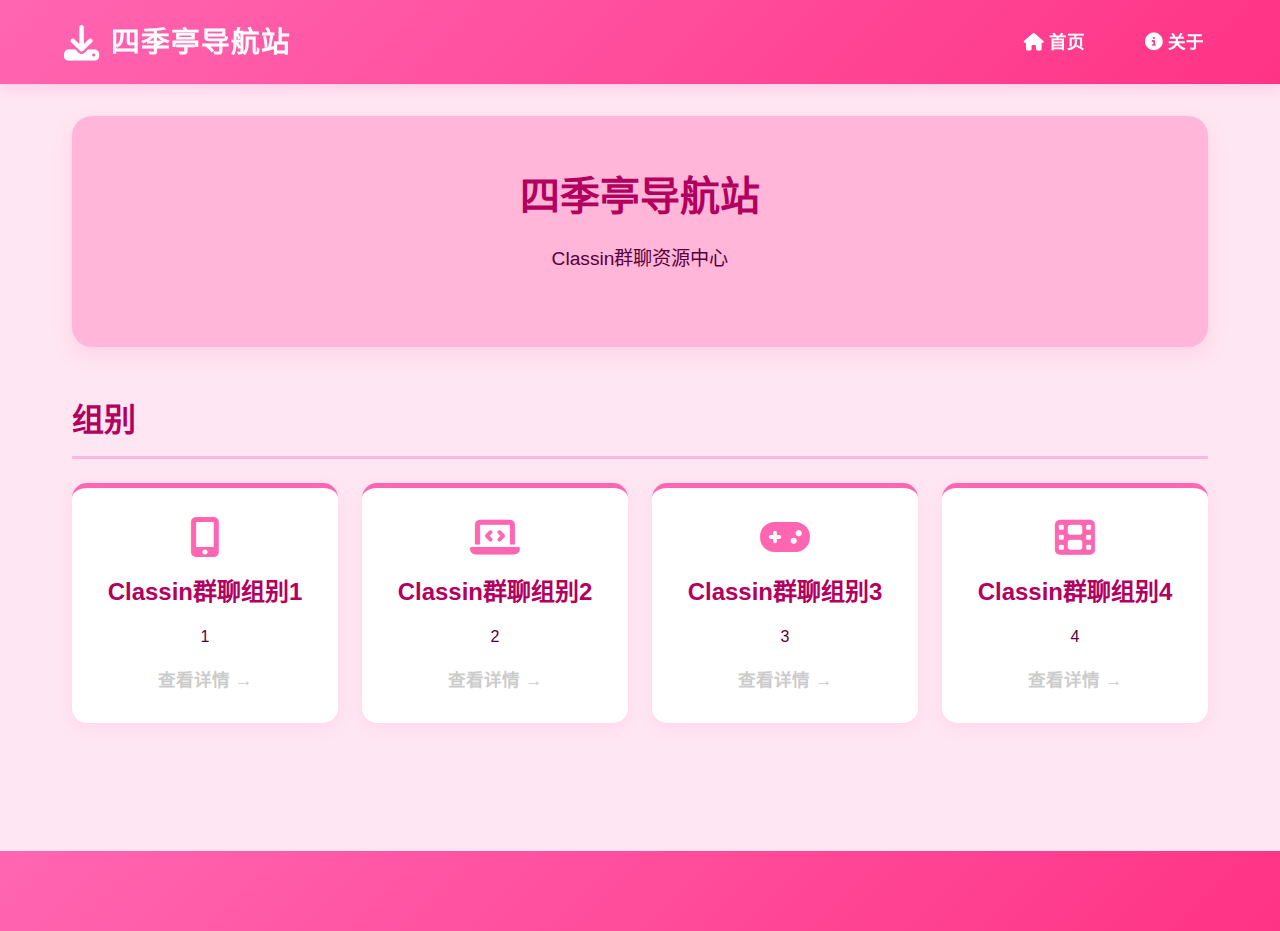
<file: system/jump/classin/center.html>
﻿<!DOCTYPE html>
<html lang="zh-CN">
<head>
    <meta charset="UTF-8">
    <meta name="viewport" content="width=device-width, initial-scale=1.0">
    <title>四季亭导航站 | 资源分类中心</title>
    <link rel="stylesheet" href="https://cdnjs.cloudflare.com/ajax/libs/font-awesome/6.4.0/css/all.min.css">
    <style>
        * { margin: 0; padding: 0; box-sizing: border-box; font-family: 'Segoe UI', 'Microsoft YaHei', sans-serif; }
        body { background-color: #FFE6F2; color: #5A003A; line-height: 1.6; min-height: 100vh; }
        .header { background: linear-gradient(135deg, #FF66B2, #FF3385); padding: 1.2rem 5%; display: flex; justify-content: space-between; align-items: center; box-shadow: 0 4px 12px rgba(255, 102, 178, 0.2); position: sticky; top: 0; z-index: 100; }
        .logo { display: flex; align-items: center; gap: 12px; }
        .logo i { font-size: 2.2rem; color: white; }
        .logo h1 { color: white; font-size: 1.8rem; font-weight: 700; letter-spacing: 1px; }
        .nav-links a { color: white; text-decoration: none; margin-left: 2rem; font-weight: 600; font-size: 1.1rem; transition: all 0.3s; padding: 8px 12px; border-radius: 20px; }
        .nav-links a:hover { background-color: rgba(255, 255, 255, 0.2); transform: translateY(-2px); }
        .container { max-width: 1200px; margin: 0 auto; padding: 2rem; }
        .hero { text-align: center; padding: 3rem 1rem; background-color: #FFB6D9; border-radius: 20px; margin-bottom: 3rem; box-shadow: 0 8px 20px rgba(255, 102, 178, 0.15); }
        .hero h2 { font-size: 2.5rem; margin-bottom: 1rem; color: #B3005E; }
        .hero p { font-size: 1.2rem; max-width: 800px; margin: 0 auto 1.5rem; }
        .categories { display: grid; grid-template-columns: repeat(auto-fill, minmax(250px, 1fr)); gap: 1.5rem; margin-bottom: 3rem; }
        .category-card { background: white; border-radius: 15px; padding: 1.8rem; text-align: center; transition: transform 0.3s, box-shadow 0.3s; border-top: 5px solid #FF66B2; box-shadow: 0 5px 15px rgba(255, 102, 178, 0.1); }
        .category-card:hover { transform: translateY(-10px); box-shadow: 0 15px 25px rgba(255, 102, 178, 0.2); }
        .category-card i { font-size: 2.5rem; color: #FF66B2; margin-bottom: 1rem; }
        .category-card h3 { color: #B3005E; margin-bottom: 0.8rem; font-size: 1.5rem; }
        .category-card a { display: inline-block; margin-top: 1rem; color: #FF3385; text-decoration: none; font-weight: 600; font-size: 1.1rem; }
        .category-card a:hover { text-decoration: underline; }
        .disabled-link { color: #ccc !important; cursor: not-allowed; text-decoration: none !important; }
        .disabled-link:hover { text-decoration: none !important; cursor: not-allowed; }
        .section-title { color: #B3005E; font-size: 2rem; margin: 2.5rem 0 1.5rem; padding-bottom: 10px; border-bottom: 3px solid #FFB6D9; }
        .footer { background: linear-gradient(135deg, #FF66B2, #FF3385); color: white; padding: 2.5rem 5%; text-align: center; margin-top: 3rem; }
        @media (max-width: 768px) {
            .header { flex-direction: column; gap: 1rem; }
            .nav-links a { margin: 0 0.5rem; font-size: 1rem; }
            .hero h2 { font-size: 2rem; }
            .categories { grid-template-columns: repeat(auto-fill, minmax(200px, 1fr)); }
        }
    </style>
</head>
<body>
    <header class="header">
        <div class="logo">
            <i class="fas fa-download"></i>
            <h1>四季亭导航站</h1>
        </div>
        <nav class="nav-links">
            <a href="../index.html"><i class="fas fa-home"></i> 首页</a>
            <a href="../system/web/about.html"><i class="fas fa-info-circle"></i> 关于</a>
        </nav>
    </header>
    <main class="container">
        <section class="hero" id="home">
            <h2>四季亭导航站</h2>
            <p> Classin群聊资源中心</p>
        </section>
        <h2 class="section-title" id="categories">组别</h2>
        <div class="categories">
            <div class="category-card">
                <i class="fas fa-mobile-alt"></i>
                <h3> Classin群聊组别1</h3>
                <p>1</p>
                <a href="https://classin.luoqing5203789.dpdns.org/system/jump/classin/page1.html" class="disabled-link">查看详情 →</a>
            </div>
            <div class="category-card">
                <i class="fas fa-laptop-code"></i>
                <h3> Classin群聊组别2</h3>
                <p>2 </p>
                <a href="https://classin.luoqing5203789.dpdns.org/system/jump/classin/page2.html" class="disabled-link">查看详情 →</a>
            </div>
            <div class="category-card">
                <i class="fas fa-gamepad"></i>
                <h3> Classin群聊组别3</h3>
                <p>3</p>
                <a href="https://classin.luoqing5203789.dpdns.org/system/jump/classin/page3.html" class="disabled-link">查看详情 →</a>
            </div>
            <div class="category-card">
                <i class="fas fa-film"></i>
                <h3> Classin群聊组别4</h3>
                <p>4</p>
                <a href="https://classin.luoqing5203789.dpdns.org/system/jump/classin/page4.html" class="disabled-link">查看详情 →</a>
            </div>
        </div>
    </main>
    <footer class="footer" id="about"></footer>
    <script>
        document.addEventL
</file>
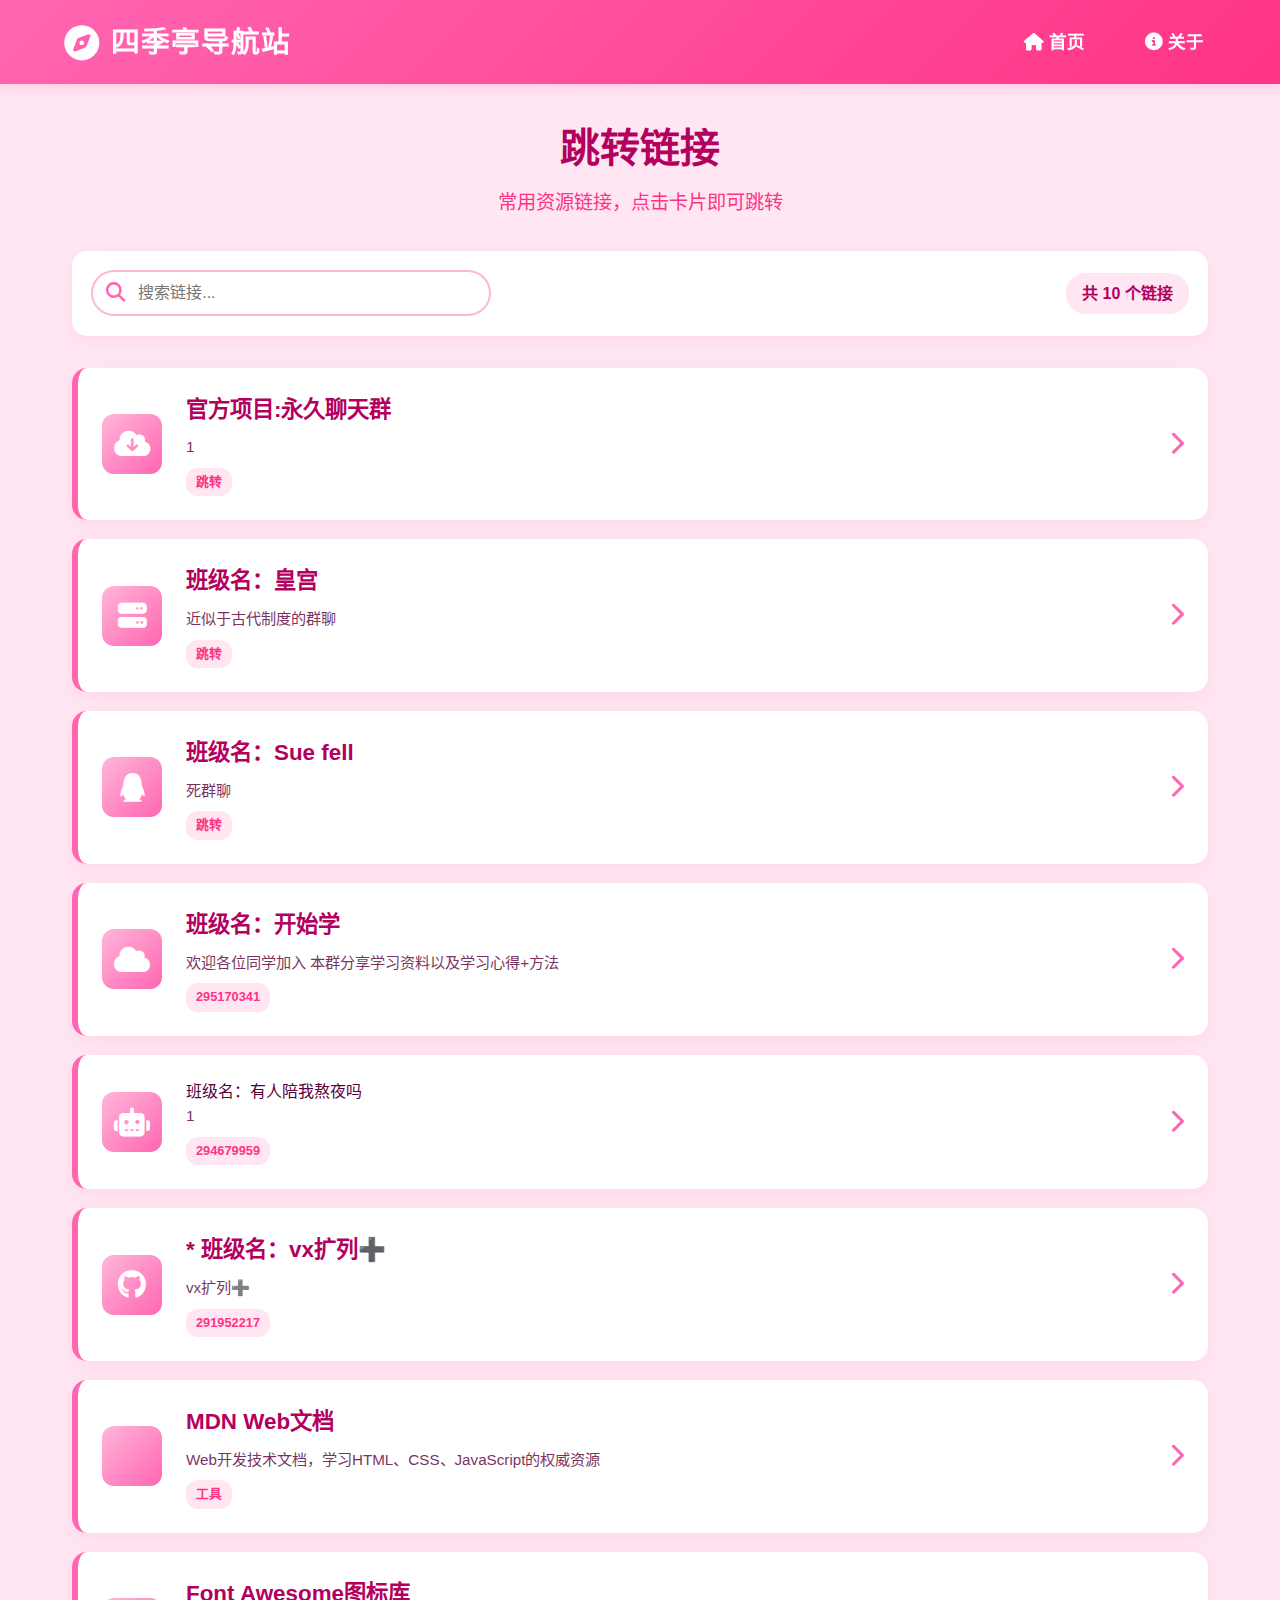
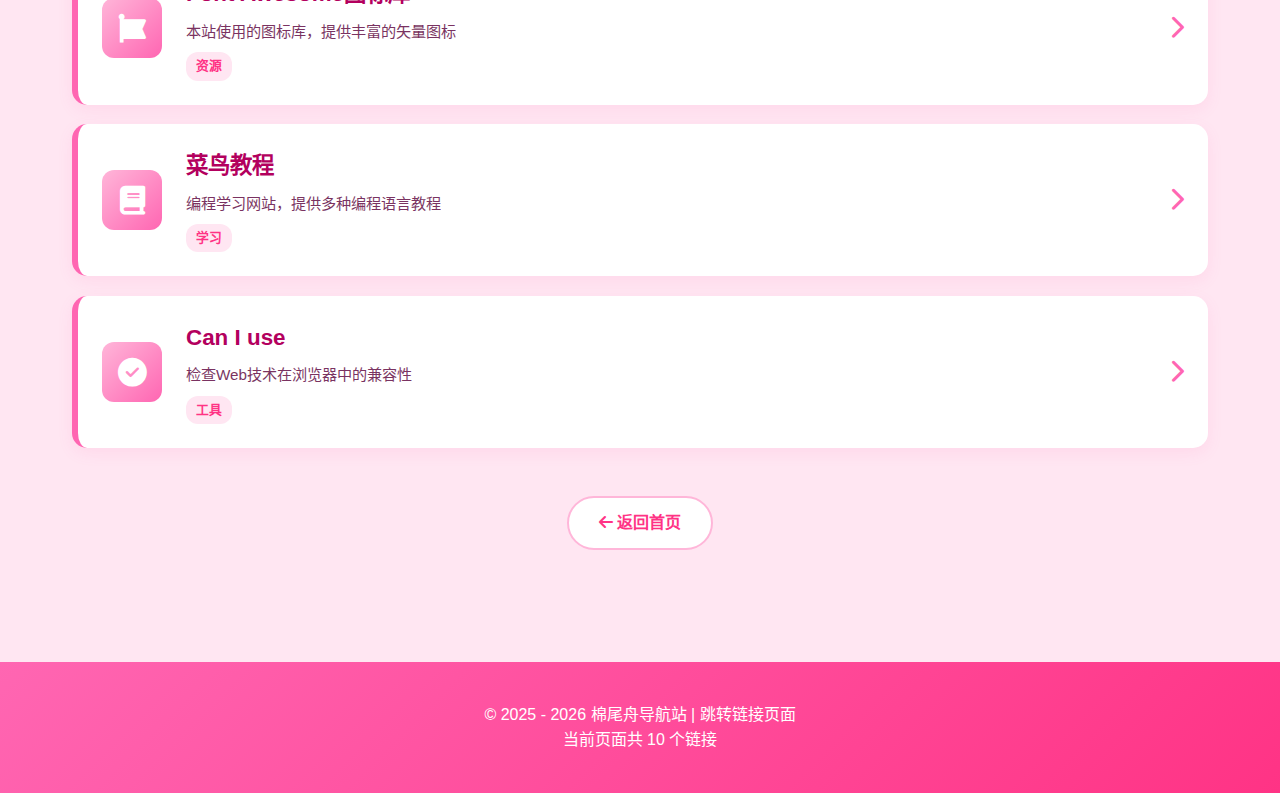
<file: system/jump/classin/page1.html>
<!DOCTYPE html>
<html lang="zh-CN">
<head>
    <meta charset="UTF-8">
    <meta name="viewport" content="width=device-width, initial-scale=1.0">
    <title>Classin群聊 | 四季亭导航站</title>
    <link rel="stylesheet" href="https://cdnjs.cloudflare.com/ajax/libs/font-awesome/6.4.0/css/all.min.css">
    <style>
        * { margin: 0; padding: 0; box-sizing: border-box; font-family: 'Segoe UI', 'Microsoft YaHei', sans-serif; }
        body { background-color: #FFE6F2; color: #5A003A; line-height: 1.6; min-height: 100vh; }
        
        /* Header 样式 */
        .header { 
            background: linear-gradient(135deg, #FF66B2, #FF3385); 
            padding: 1.2rem 5%; 
            display: flex; 
            justify-content: space-between; 
            align-items: center; 
            box-shadow: 0 4px 12px rgba(255, 102, 178, 0.2); 
            position: sticky; 
            top: 0; 
            z-index: 100; 
        }
        .logo { display: flex; align-items: center; gap: 12px; }
        .logo i { font-size: 2.2rem; color: white; }
        .logo h1 { color: white; font-size: 1.8rem; font-weight: 700; letter-spacing: 1px; }
        .nav-links a { 
            color: white; 
            text-decoration: none; 
            margin-left: 2rem; 
            font-weight: 600; 
            font-size: 1.1rem; 
            transition: all 0.3s; 
            padding: 8px 12px; 
            border-radius: 20px; 
        }
        .nav-links a:hover { background-color: rgba(255, 255, 255, 0.2); transform: translateY(-2px); }
        
        .container { max-width: 1200px; margin: 0 auto; padding: 2rem; }
        
        /* 页面标题 */
        .page-title {
            text-align: center;
            color: #B3005E;
            font-size: 2.5rem;
            margin-bottom: 0.5rem;
        }
        .page-subtitle {
            text-align: center;
            color: #FF3385;
            font-size: 1.2rem;
            margin-bottom: 2rem;
        }
        
        /* 搜索和统计区域 */
        .controls {
            display: flex;
            justify-content: space-between;
            align-items: center;
            margin-bottom: 2rem;
            background: white;
            padding: 1.2rem;
            border-radius: 15px;
            box-shadow: 0 5px 15px rgba(255, 102, 178, 0.1);
        }
        .search-box {
            flex: 1;
            max-width: 400px;
            position: relative;
        }
        .search-box input {
            width: 100%;
            padding: 12px 20px 12px 45px;
            border: 2px solid #FFB6D9;
            border-radius: 50px;
            font-size: 1rem;
            outline: none;
            transition: all 0.3s;
        }
        .search-box input:focus {
            border-color: #FF66B2;
            box-shadow: 0 0 0 3px rgba(255, 102, 178, 0.2);
        }
        .search-box i {
            position: absolute;
            left: 15px;
            top: 50%;
            transform: translateY(-50%);
            color: #FF66B2;
            font-size: 1.2rem;
        }
        .link-count {
            font-weight: 600;
            color: #B3005E;
            background: #FFE6F2;
            padding: 8px 16px;
            border-radius: 20px;
        }
        
        /* 链接卡片样式 - 一行一个 */
        .link-list {
            display: flex;
            flex-direction: column;
            gap: 1.2rem;
            margin-bottom: 3rem;
        }
        .link-card {
            background: white;
            border-radius: 15px;
            padding: 1.5rem;
            display: flex;
            align-items: center;
            box-shadow: 0 5px 15px rgba(255, 102, 178, 0.1);
            transition: all 0.3s;
            border-left: 6px solid #FF66B2;
        }
        .link-card:hover {
            transform: translateY(-5px);
            box-shadow: 0 10px 25px rgba(255, 102, 178, 0.2);
        }
        .link-icon {
            width: 60px;
            height: 60px;
            background: linear-gradient(135deg, #FFB6D9, #FF66B2);
            border-radius: 12px;
            display: flex;
            align-items: center;
            justify-content: center;
            margin-right: 1.5rem;
            flex-shrink: 0;
        }
        .link-icon i {
            font-size: 1.8rem;
            color: white;
        }
        .link-content {
            flex: 1;
        }
        .link-content h3 {
            color: #B3005E;
            font-size: 1.4rem;
            margin-bottom: 0.5rem;
        }
        .link-content p {
            color: #5A003A;
            font-size: 0.95rem;
            opacity: 0.8;
        }
        .link-arrow {
            color: #FF66B2;
            font-size: 1.5rem;
            margin-left: 1rem;
            transition: transform 0.3s;
        }
        .link-card:hover .link-arrow {
            transform: translateX(5px);
        }
        .link-card a {
            display: flex;
            align-items: center;
            width: 100%;
            text-decoration: none;
            color: inherit;
        }
        
        /* 分类标签 */
        .link-tag {
            display: inline-block;
            background: #FFE6F2;
            color: #FF3385;
            padding: 4px 10px;
            border-radius: 12px;
            font-size: 0.8rem;
            font-weight: 600;
            margin-top: 0.5rem;
        }
        
        /* 页脚样式 */
        .footer {
            background: linear-gradient(135deg, #FF66B2, #FF3385);
            color: white;
            padding: 2.5rem 5%;
            text-align: center;
            margin-top: 3rem;
        }
        
        /* 返回按钮 */
        .back-home {
            text-align: center;
            margin: 2rem 0;
        }
        .back-home a {
            display: inline-block;
            padding: 12px 30px;
            background: white;
            color: #FF3385;
            text-decoration: none;
            border-radius: 50px;
            font-weight: 600;
            transition: all 0.3s;
            border: 2px solid #FFB6D9;
        }
        .back-home a:hover {
            background: #FFB6D9;
            color: white;
            transform: translateY(-3px);
        }
        
        /* 无结果提示 */
        .no-results {
            text-align: center;
            padding: 3rem;
            background: white;
            border-radius: 15px;
            color: #5A003A;
            font-size: 1.2rem;
            display: none;
        }
        
        /* 响应式设计 */
        @media (max-width: 768px) {
            .header { flex-direction: column; gap: 1rem; }
            .nav-links a { margin: 0 0.5rem; font-size: 1rem; }
            .controls { flex-direction: column; gap: 1rem; }
            .search-box { max-width: 100%; }
            .link-card { padding: 1.2rem; }
            .link-icon { width: 50px; height: 50px; margin-right: 1rem; }
            .link-icon i { font-size: 1.5rem; }
            .link-content h3 { font-size: 1.2rem; }
        }
    </style>
</head>
<body>
    <header class="header">
        <div class="logo">
            <i class="fas fa-compass"></i>
            <h1>四季亭导航站</h1>
        </div>
        <nav class="nav-links">
            <a href="index.html"><i class="fas fa-home"></i> 首页</a>
            <a href="about.html"><i class="fas fa-info-circle"></i> 关于</a>
        </nav>
    </header>
    
    <main class="container">
        <h1 class="page-title">跳转链接</h1>
        <p class="page-subtitle">常用资源链接，点击卡片即可跳转</p>
        
        <!-- 搜索和统计区域 -->
        <div class="controls">
            <div class="search-box">
                <i class="fas fa-search"></i>
                <input type="text" id="searchInput" placeholder="搜索链接...">
            </div>
            <div class="link-count">
                共 <span id="totalLinks">15</span> 个链接
            </div>
        </div>
        
        <!-- 链接列表 -->
        <div class="link-list" id="linkList">
            <!-- 链接卡片1 -->
            <div class="link-card" data-category="官方群聊" data-title="281864003">
                <a href="https://www.eeo.cn/s/a/?cid=281864003" target="_blank">
                    <div class="link-icon">
                        <i class="fas fa-cloud-download-alt"></i>
                    </div>
                    <div class="link-content">
                        <h3>官方项目:永久聊天群</h3>
                        <p>1</p>
                        <span class="link-tag">跳转</span>
                    </div>
                    <div class="link-arrow">
                        <i class="fas fa-chevron-right"></i>
                    </div>
                </a>
            </div>
            
            <!-- 链接卡片2 -->
            <div class="link-card" data-category="鱼丸子" data-title="279289745">
                <a href="https://www.eeo.cn/s/a/?cid=279289745" target="_blank">
                    <div class="link-icon">
                        <i class="fas fa-server"></i>
                    </div>
                    <div class="link-content">
                        <h3>班级名：皇宫</h3>
                        <p>近似于古代制度的群聊</p>
                        <span class="link-tag">跳转</span>
                    </div>
                    <div class="link-arrow">
                        <i class="fas fa-chevron-right"></i>
                    </div>
                </a>
            </div>
            
            <!-- 链接卡片3 -->
            <div class="link-card" data-category="清篱" data-title="210079055">
                <a href=https://www.eeo.cn/s/a/?cid=210079055" target="_blank">
                    <div class="link-icon">
                        <i class="fab fa-qq"></i>
                    </div>
                    <div class="link-content">
                        <h3>班级名：Sue fell</h3>
                        <p>死群聊</p>
                        <span class="link-tag">跳转</span>
                    </div>
                    <div class="link-arrow">
                        <i class="fas fa-chevron-right"></i>
                    </div>
                </a>
            </div>
            
            <!-- 链接卡片4 -->
            <div class="link-card" data-category=">AD老师" data-title="295170341">
                <a href="https://www.classin.com/s/a/?cid=295170341" target="_blank">
                    <div class="link-icon">
                        <i class="fas fa-cloud"></i>
                    </div>
                    <div class="link-content">
                        <h3>班级名：开始学</h3>
                        <p>欢迎各位同学加入 本群分享学习资料以及学习心得+方法</p>
                        <span class="link-tag">295170341</span>
                    </div>
                    <div class="link-arrow">
                        <i class="fas fa-chevron-right"></i>
                    </div>
                </a>
            </div>
            
            <!-- 链接卡片5 -->
            <div class="link-card" data-category="早说" data-title="294679959">
                <a href="https://www.eeo.cn/s/a/?cid=294679959" target="_blank">
                    <div class="link-icon">
                        <i class="fas fa-robot"></i>
                    </div>
                    <div class="link-content">
                        </h3>班级名：有人陪我熬夜吗</h3>
                        <p>1</p>
                        <span class="link-tag">294679959</span>
                    </div>
                    <div class="link-arrow">
                        <i class="fas fa-chevron-right"></i>
                    </div>
                </a>
            </div>
            
            <!-- 链接卡片6 -->
            <div class="link-card" data-category="㏇ " data-title="291952217">
                <a href="https://www.classin.com/s/a/?cid=291952217" target="_blank">
                    <div class="link-icon">
                        <i class="fab fa-github"></i>
                    </div>
                    <div class="link-content">
                        <h3>* 班级名：vx扩列➕</h3>
                        <p>vx扩列➕</p>
                        <span class="link-tag">291952217</span>
                    </div>
                    <div class="link-arrow">
                        <i class="fas fa-chevron-right"></i>
                    </div>
                </a>
            </div>
            
            <!-- 链接卡片7 -->
            <div class="link-card" data-category="工具" data-title="MDN Web文档">
                <a href="https://developer.mozilla.org/zh-CN" target="_blank">
                    <div class="link-icon">
                        <i class="fab fa-mdn"></i>
                    </div>
                    <div class="link-content">
                        <h3>MDN Web文档</h3>
                        <p>Web开发技术文档，学习HTML、CSS、JavaScript的权威资源</p>
                        <span class="link-tag">工具</span>
                    </div>
                    <div class="link-arrow">
                        <i class="fas fa-chevron-right"></i>
                    </div>
                </a>
            </div>
            
            <!-- 链接卡片8 -->
            <div class="link-card" data-category="资源" data-title="Font Awesome">
                <a href="https://fontawesome.com" target="_blank">
                    <div class="link-icon">
                        <i class="fab fa-font-awesome"></i>
                    </div>
                    <div class="link-content">
                        <h3>Font Awesome图标库</h3>
                        <p>本站使用的图标库，提供丰富的矢量图标</p>
                        <span class="link-tag">资源</span>
                    </div>
                    <div class="link-arrow">
                        <i class="fas fa-chevron-right"></i>
                    </div>
                </a>
            </div>
            
            <!-- 链接卡片9 -->
            <div class="link-card" data-category="学习" data-title="菜鸟教程">
                <a href="https://www.runoob.com" target="_blank">
                    <div class="link-icon">
                        <i class="fas fa-book"></i>
                    </div>
                    <div class="link-content">
                        <h3>菜鸟教程</h3>
                        <p>编程学习网站，提供多种编程语言教程</p>
                        <span class="link-tag">学习</span>
                    </div>
                    <div class="link-arrow">
                        <i class="fas fa-chevron-right"></i>
                    </div>
                </a>
            </div>
            
            <!-- 链接卡片10 -->
            <div class="link-card" data-category="工具" data-title="Can I use">
                <a href="https://caniuse.com" target="_blank">
                    <div class="link-icon">
                        <i class="fas fa-check-circle"></i>
                    </div>
                    <div class="link-content">
                        <h3>Can I use</h3>
                        <p>检查Web技术在浏览器中的兼容性</p>
                        <span class="link-tag">工具</span>
                    </div>
                    <div class="link-arrow">
                        <i class="fas fa-chevron-right"></i>
                    </div>
                </a>
            </div>
        </div>
        
        <!-- 无结果提示 -->
        <div class="no-results" id="noResults">
            <i class="fas fa-search" style="font-size: 3rem; margin-bottom: 1rem; color: #FFB6D9;"></i>
            <h3>未找到匹配的链接</h3>
            <p>请尝试其他搜索关键词</p>
        </div>
        
        <!-- 返回首页按钮 -->
        <div class="back-home">
            <a href="index.html"><i class="fas fa-arrow-left"></i> 返回首页</a>
        </div>
    </main>
    
    <footer class="footer">
        <p>© 2025 - 2026 棉尾舟导航站 | 跳转链接页面</p>
        <p>当前页面共 <span id="currentCount">15</span> 个链接</p>
    </footer>
    
    <script>
        document.addEventListener('DOMContentLoaded', function() {
            const searchInput = document.getElementById('searchInput');
            const linkCards = document.querySelectorAll('.link-card');
            const noResults = document.getElementById('noResults');
            const totalLinksSpan = document.getElementById('totalLinks');
            const currentCountSpan = document.getElementById('currentCount');
            
            // 初始化链接计数
            const totalLinks = linkCards.length;
            totalLinksSpan.textContent = totalLinks;
            currentCountSpan.textContent = totalLinks;
            
            // 搜索功能
            searchInput.addEventListener('input', function() {
                const searchTerm = this.value.toLowerCase().trim();
                let visibleCount = 0;
                
                linkCards.forEach(card => {
                    const title = card.getAttribute('data-title').toLowerCase();
                    const category = card.getAttribute('data-category').toLowerCase();
                    const content = card.querySelector('.link-content').textContent.toLowerCase();
                    
                    if (title.includes(searchTerm) || 
                        category.includes(searchTerm) || 
                        content.includes(searchTerm)) {
                        card.style.display = 'flex';
                        visibleCount++;
                    } else {
                        card.style.display = 'none';
                    }
                });
                
                // 更新当前可见链接数
                currentCountSpan.textContent = visibleCount;
                
                // 显示/隐藏无结果提示
                if (visibleCount === 0 && searchTerm !== '') {
                    noResults.style.display = 'block';
                } else {
                    noResults.style.display = 'none';
                }
            });
            
            // 为所有内部链接添加平滑滚动效果
            document.querySelectorAll('a[href^="#"]').forEach(anchor => {
                anchor.addEventListener('click', function(e) {
                    const targetId = this.getAttribute('href');
                    if (targetId === '#') return;
                    
                    const targetElement = document.querySelector(targetId);
                    if (targetElement) {
                        e.preventDefault();
                        window.scrollTo({
                            top: targetElement.offsetTop - 100,
                            behavior: 'smooth'
                        });
                    }
                });
            });
            
            // 添加卡片点击动画
            linkCards.forEach(card => {
                card.addEventListener('click', function(e) {
                    // 如果点击的是链接本身，不添加额外动画
                    if (e.target.tagName === 'A' || e.target.closest('a')) {
                        return;
                    }
                    
                    // 否则触发链接点击
                    const link = this.querySelector('a');
                    if (link) {
                        link.click();
                    }
                });
            });
        });
    </script>
</body>
</html>
</file>
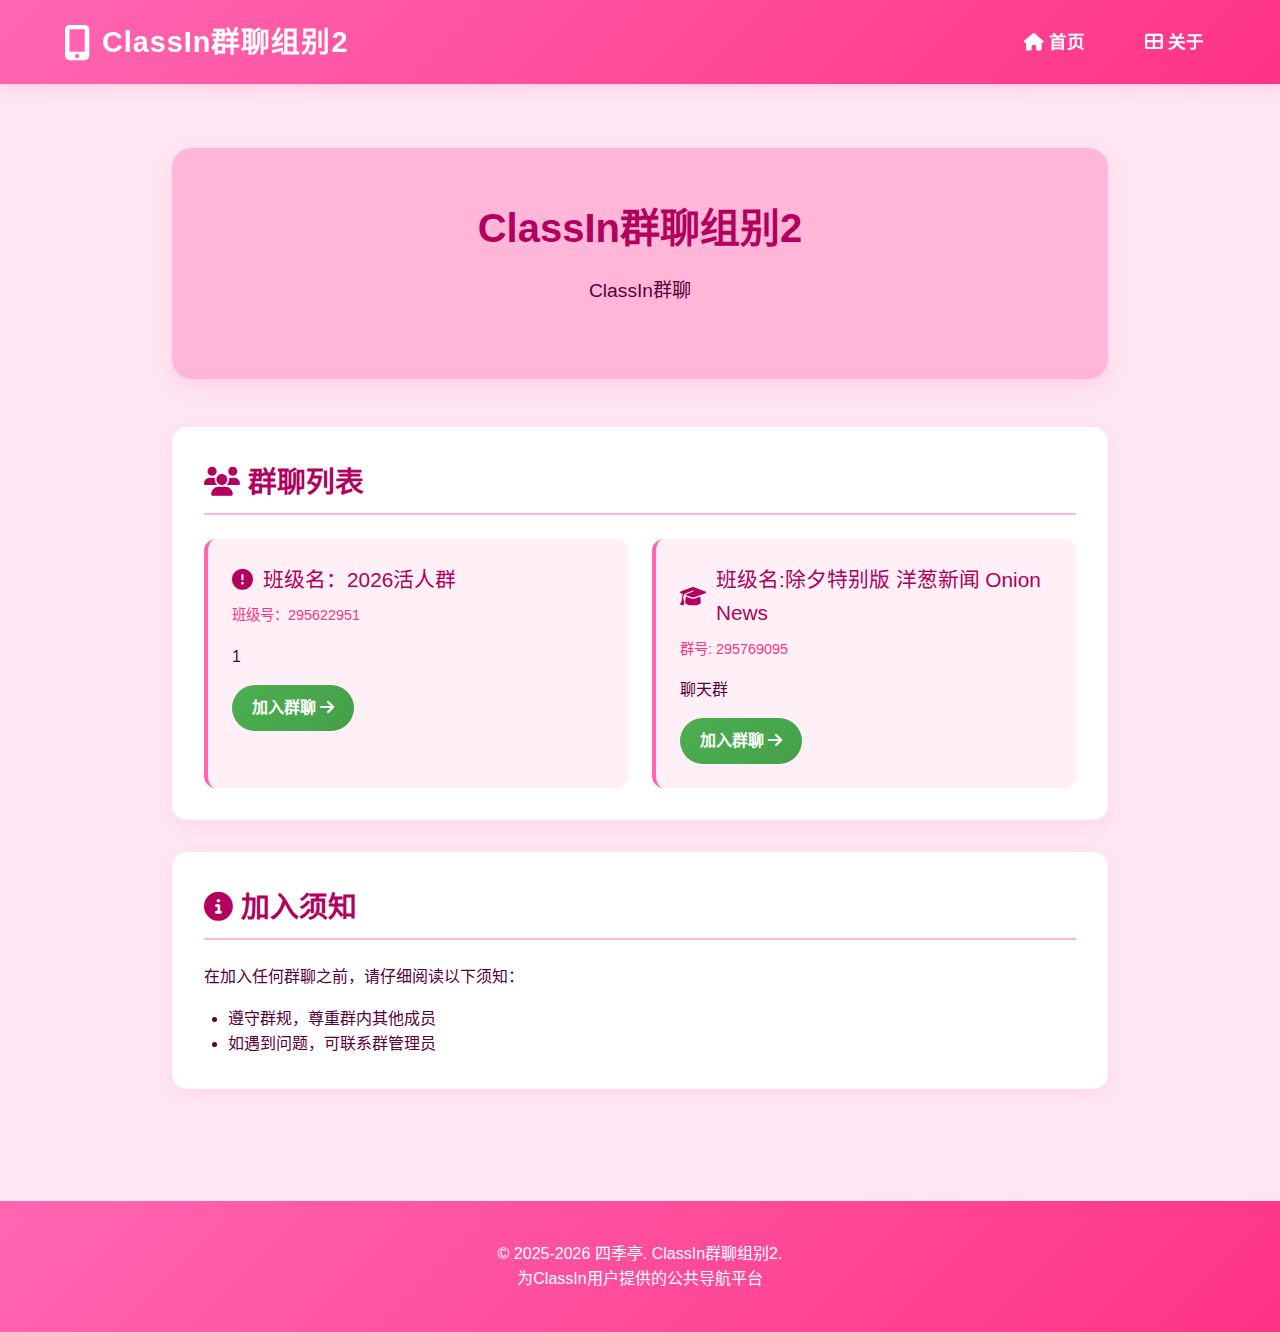
<file: system/jump/classin/page2.html>
<!DOCTYPE html>
<html lang="zh-CN">
<head>
    <meta charset="UTF-8">
    <meta name="viewport" content="width=device-width, initial-scale=1.0">
    <title>ClassIn群聊组别2 - Cottie</title>
    <link rel="stylesheet" href="https://cdnjs.cloudflare.com/ajax/libs/font-awesome/6.4.0/css/all.min.css">
    <style>
        * { margin: 0; padding: 0; box-sizing: border-box; font-family: 'Segoe UI', 'Microsoft YaHei', sans-serif; }
        body { background-color: #FFE6F2; color: #5A003A; line-height: 1.6; min-height: 100vh; }
        .header { background: linear-gradient(135deg, #FF66B2, #FF3385); padding: 1.2rem 5%; display: flex; justify-content: space-between; align-items: center; box-shadow: 0 4px 12px rgba(255, 102, 178, 0.2); position: sticky; top: 0; z-index: 100; }
        .logo { display: flex; align-items: center; gap: 12px; }
        .logo i { font-size: 2.2rem; color: white; }
        .logo h1 { color: white; font-size: 1.8rem; font-weight: 700; letter-spacing: 1px; }
        .nav-links a { color: white; text-decoration: none; margin-left: 2rem; font-weight: 600; font-size: 1.1rem; transition: all 0.3s; padding: 8px 12px; border-radius: 20px; }
        .nav-links a:hover { background-color: rgba(255, 255, 255, 0.2); transform: translateY(-2px); }
        .container { max-width: 1000px; margin: 2rem auto; padding: 2rem; }
        .hero { text-align: center; padding: 3rem 1rem; background-color: #FFB6D9; border-radius: 20px; margin-bottom: 3rem; box-shadow: 0 8px 20px rgba(255, 102, 178, 0.15); }
        .hero h2 { font-size: 2.5rem; margin-bottom: 1rem; color: #B3005E; }
        .hero p { font-size: 1.2rem; max-width: 800px; margin: 0 auto 1.5rem; }
        .groups-section { background: white; border-radius: 15px; padding: 2rem; margin-bottom: 2rem; box-shadow: 0 5px 15px rgba(255, 102, 178, 0.1); }
        .groups-section h3 { color: #B3005E; font-size: 1.8rem; margin-bottom: 1.5rem; border-bottom: 2px solid #FFB6D9; padding-bottom: 0.5rem; }
        .group-list { display: grid; grid-template-columns: repeat(auto-fill, minmax(300px, 1fr)); gap: 1.5rem; margin-top: 1.5rem; }
        .group-card { background: #FFF0F7; border-radius: 12px; padding: 1.5rem; transition: transform 0.3s; border-left: 4px solid #FF66B2; }
        .group-card:hover { transform: translateY(-5px); box-shadow: 0 8px 16px rgba(255, 102, 178, 0.2); }
        .group-title { color: #B3005E; font-size: 1.3rem; margin-bottom: 0.5rem; display: flex; align-items: center; }
        .group-title i { margin-right: 10px; }
        .group-id { color: #FF3385; font-size: 0.9rem; margin-bottom: 1rem; }
        .group-desc { color: #5A003A; margin-bottom: 1rem; }
        .join-btn { display: inline-block; background: linear-gradient(135deg, #4CAF50, #45a049); color: white; padding: 10px 20px; border-radius: 25px; text-decoration: none; font-weight: 600; transition: all 0.3s; }
        .join-btn:hover { transform: translateY(-2px); box-shadow: 0 4px 8px rgba(0, 0, 0, 0.2); }
        .footer { background: linear-gradient(135deg, #FF66B2, #FF3385); color: white; padding: 2.5rem 5%; text-align: center; margin-top: 3rem; }
        
        @media (max-width: 768px) {
            .header { flex-direction: column; gap: 1rem; }
            .nav-links a { margin: 0 0.5rem; font-size: 1rem; }
            .hero h2 { font-size: 2rem; }
            .group-list { grid-template-columns: 1fr; }
        }
    </style>
</head>
<body>
    <header class="header">
        <div class="logo">
            <i class="fas fa-mobile-alt"></i>
            <h1>ClassIn群聊组别2</h1>
        </div>
        <nav class="nav-links">
            <a href="../../../index.html"><i class="fas fa-home"></i> 首页</a>
            <a href="../../../about.html"><i class="fas fa-th-large"></i> 关于</a>
        </nav>
    </header>
    
    <main class="container">
        <section class="hero">
            <h2>ClassIn群聊组别2</h2>
            <p>ClassIn群聊</p>
        </section>
        
        <section class="groups-section">
            <h3><i class="fas fa-users"></i> 群聊列表</h3>
            <div class="group-list">
                <div class="group-card">
                    <div class="group-title">
                        <i class="fas fa-exclamation-circle"></i>
                        <span>班级名：2026活人群</span>
                    </div>
                    <div class="group-id">班级号：295622951</div>
                    <div class="group-desc">1</div>
                    <a href="https://www.eeo.cn/s/a/?cid=295622951" target="_blank" class="join-btn">加入群聊 <i class="fas fa-arrow-right"></i></a>
                </div>

                <div class="group-card">
                    <div class="group-title">
                        <i class="fas fa-graduation-cap"></i>
                        <span>班级名:除夕特别版  洋葱新闻 Onion News</span>
                    </div>
                    <div class="group-id">群号: 295769095</div>
                    <div class="group-desc">聊天群</div>
                    <a href="https://www.classin.com/s/a/?cid=295769095" target="_blank" class="join-btn">加入群聊 <i class="fas fa-arrow-right"></i></a>
                </div>
            </div>
        </section>
        
        <section class="groups-section">
            <h3><i class="fas fa-info-circle"></i> 加入须知</h3>
            <p>在加入任何群聊之前，请仔细阅读以下须知：</p>
            <ul style="margin-top: 1rem; margin-left: 1.5rem;">
                <li>遵守群规，尊重群内其他成员</li>
                <li>如遇到问题，可联系群管理员</li>
            </ul>
        </section>
    </main>
    
    <footer class="footer">
        <p>© 2025-2026 四季亭. ClassIn群聊组别2.</p>
        <p>为ClassIn用户提供的公共导航平台</p>
    </footer>
</body>
</html>
</file>
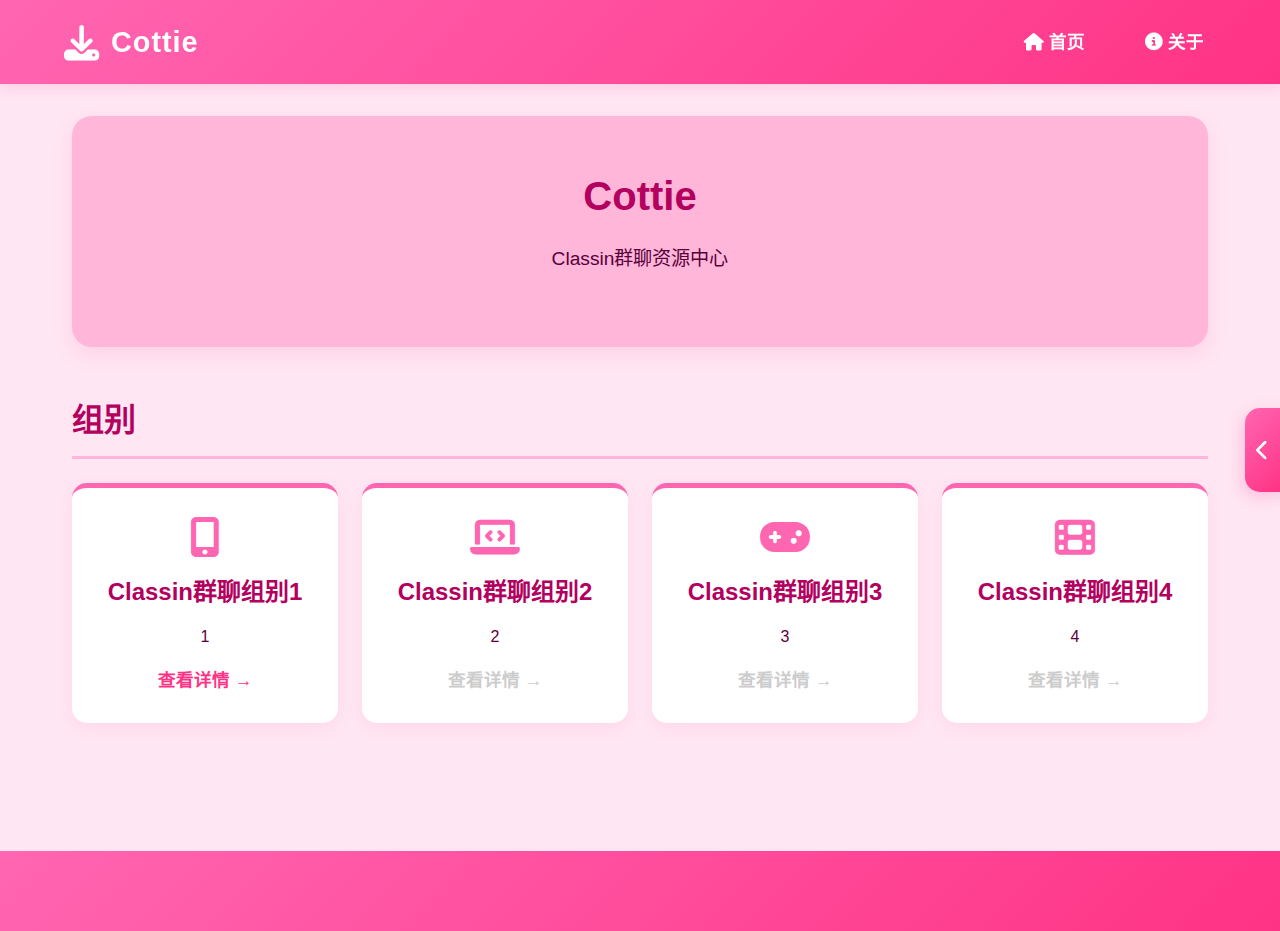
<file: system/jump/web/center.html>
﻿<!DOCTYPE html>
<html lang="zh-CN">
<head>
    <meta charset="UTF-8">
    <meta name="viewport" content="width=device-width, initial-scale=1.0">
    <title>Cottie | 资源分类中心</title>
    <link rel="stylesheet" href="https://cdnjs.cloudflare.com/ajax/libs/font-awesome/6.4.0/css/all.min.css">
    <style>
        * { margin: 0; padding: 0; box-sizing: border-box; font-family: 'Segoe UI', 'Microsoft YaHei', sans-serif; }
        body { background-color: #FFE6F2; color: #5A003A; line-height: 1.6; min-height: 100vh; }
        .header { background: linear-gradient(135deg, #FF66B2, #FF3385); padding: 1.2rem 5%; display: flex; justify-content: space-between; align-items: center; box-shadow: 0 4px 12px rgba(255, 102, 178, 0.2); position: sticky; top: 0; z-index: 100; }
        .logo { display: flex; align-items: center; gap: 12px; }
        .logo i { font-size: 2.2rem; color: white; }
        .logo h1 { color: white; font-size: 1.8rem; font-weight: 700; letter-spacing: 1px; }
        .nav-links a { color: white; text-decoration: none; margin-left: 2rem; font-weight: 600; font-size: 1.1rem; transition: all 0.3s; padding: 8px 12px; border-radius: 20px; }
        .nav-links a:hover { background-color: rgba(255, 255, 255, 0.2); transform: translateY(-2px); }
        .container { max-width: 1200px; margin: 0 auto; padding: 2rem; }
        .hero { text-align: center; padding: 3rem 1rem; background-color: #FFB6D9; border-radius: 20px; margin-bottom: 3rem; box-shadow: 0 8px 20px rgba(255, 102, 178, 0.15); }
        .hero h2 { font-size: 2.5rem; margin-bottom: 1rem; color: #B3005E; }
        .hero p { font-size: 1.2rem; max-width: 800px; margin: 0 auto 1.5rem; }
        .categories { display: grid; grid-template-columns: repeat(auto-fill, minmax(250px, 1fr)); gap: 1.5rem; margin-bottom: 3rem; }
        .category-card { background: white; border-radius: 15px; padding: 1.8rem; text-align: center; transition: transform 0.3s, box-shadow 0.3s; border-top: 5px solid #FF66B2; box-shadow: 0 5px 15px rgba(255, 102, 178, 0.1); }
        .category-card:hover { transform: translateY(-10px); box-shadow: 0 15px 25px rgba(255, 102, 178, 0.2); }
        .category-card i { font-size: 2.5rem; color: #FF66B2; margin-bottom: 1rem; }
        .category-card h3 { color: #B3005E; margin-bottom: 0.8rem; font-size: 1.5rem; }
        .category-card a { display: inline-block; margin-top: 1rem; color: #FF3385; text-decoration: none; font-weight: 600; font-size: 1.1rem; }
        .category-card a:hover { text-decoration: underline; }
        .disabled-link { color: #ccc !important; cursor: not-allowed; text-decoration: none !important; }
        .disabled-link:hover { text-decoration: none !important; cursor: not-allowed; }
        .section-title { color: #B3005E; font-size: 2rem; margin: 2.5rem 0 1.5rem; padding-bottom: 10px; border-bottom: 3px solid #FFB6D9; }
        .footer { background: linear-gradient(135deg, #FF66B2, #FF3385); color: white; padding: 2.5rem 5%; text-align: center; margin-top: 3rem; }
        
        /* 音乐播放器样式 - 参考inex.html紧凑垂直布局，宽度减半，高度稍微增加 */
        #music-player-container {
            position: fixed;
            top: 50%;
            right: 0;
            transform: translateY(-50%);
            z-index: 10000;
            display: flex;
            height: 84px;        /* 原高度80px增加一点点至84px */
            transition: right 0.4s cubic-bezier(0.68, -0.55, 0.27, 1.55);
        }
        
        #music-player-container.collapsed {
            right: -150px;       /* 与新的宽度匹配（原宽度300px减半至150px） */
        }
        
        #player-handle {
            width: 35px;         /* 调整为新宽度的约23% */
            height: 100%;
            background: linear-gradient(135deg, #FF66B2, #FF3385);
            border-radius: 15px 0 0 15px;
            display: flex;
            align-items: center;
            justify-content: center;
            cursor: pointer;
            box-shadow: -3px 5px 15px rgba(255, 102, 178, 0.3);
            transition: all 0.3s;
            z-index: 10001;
            flex-shrink: 0;
        }
        
        #player-handle:hover {
            background: linear-gradient(135deg, #FF3385, #FF0066);
            transform: translateX(-3px);
            box-shadow: -5px 7px 20px rgba(255, 102, 178, 0.4);
        }
        
        #player-handle i {
            font-size: 1.3rem;   /* 稍微调整图标大小以适应新尺寸 */
            color: white;
            transition: transform 0.3s;
        }
        
        #music-player-container:not(.collapsed) #player-handle i {
            transform: rotate(180deg);
        }
        
        #player-content {
            width: 150px;        /* 原宽度300px减半 */
            height: 100%;
            background: white;
            border-radius: 15px 0 0 15px;
            box-shadow: -5px 5px 25px rgba(0, 0, 0, 0.1);
            padding: 12px;       /* 按比例调整内边距 */
            display: flex;
            flex-direction: column;
            border-left: 5px solid #FF66B2;  /* 按比例调整边框宽度 */
            flex-shrink: 0;
        }
        
        #current-song-info {
            flex: 1;
            display: flex;
            flex-direction: column;
            justify-content: center;
            margin-bottom: 8px;  /* 按比例调整间距 */
            overflow: hidden;
            text-align: center;
        }
        
        #current-song-title {
            color: #B3005E;
            font-size: 0.9rem;   /* 稍微调整字体大小以适应新尺寸 */
            font-weight: 700;
            margin-bottom: 4px;  /* 按比例调整间距 */
            white-space: nowrap;
            overflow: hidden;
            text-overflow: ellipsis;
        }
        
        #current-song-artist {
            color: #5A003A;
            font-size: 0.8rem;   /* 稍微调整字体大小以适应新尺寸 */
            opacity: 0.8;
            white-space: nowrap;
            overflow: hidden;
            text-overflow: ellipsis;
        }
        
        .progress-container {
            margin-bottom: 12px;  /* 按比例调整间距 */
        }
        
        #progress-bar {
            width: 100%;
            height: 3px;         /* 按比例调整高度 */
            background: #FFE6F2;
            border-radius: 2px;
            margin-bottom: 4px;  /* 按比例调整间距 */
            cursor: pointer;
            overflow: hidden;
        }
        
        #progress {
            height: 100%;
            background: linear-gradient(to right, #FF66B2, #FF3385);
            border-radius: 2px;
            width: 0%;
            transition: width 0.1s;
        }
        
        .time-display {
            display: flex;
            justify-content: space-between;
            font-size: 0.7rem;   /* 调整字体大小以适应新尺寸 */
            color: #5A003A;
        }
        
        .player-controls {
            display: flex;
            justify-content: space-between;
            align-items: center;
        }
        
        .player-btn {
            background: #FFE6F2;
            border: none;
            width: 36px;         /* 按比例调整按钮大小 */
            height: 36px;        /* 按比例调整按钮大小 */
            border-radius: 50%;
            cursor: pointer;
            display: flex;
            align-items: center;
            justify-content: center;
            color: #FF3385;
            font-size: 1rem;     /* 按比例调整图标大小 */
            transition: all 0.3s;
            flex-shrink: 0;
        }
        
        .player-btn:hover {
            background: #FFB6D9;
            color: white;
            transform: translateY(-2px);
        }
        
        .player-btn.play-pause {
            width: 42px;         /* 按比例调整播放按钮大小 */
            height: 42px;        /* 按比例调整播放按钮大小 */
            font-size: 1.2rem;   /* 按比例调整图标大小 */
            background: linear-gradient(135deg, #FF66B2, #FF3385);
            color: white;
        }
        
        .player-btn.play-pause:hover {
            background: linear-gradient(135deg, #FF3385, #FF0066);
            transform: scale(1.05) translateY(-2px);
        }
        
        #player-status {
            font-size: 0.7rem;   /* 调整字体大小以适应新尺寸 */
            color: #FF3385;
            text-align: center;
            margin-top: 4px;     /* 按比例调整间距 */
            min-height: 1em;
        }
        
        /* 移动端适配 */
        @media (max-width: 768px) {
            #player-content { 
                width: 130px;    /* 移动端进一步减小宽度 */
            }
            #music-player-container.collapsed { 
                right: -130px;   /* 与新宽度匹配 */
            }
            #current-song-title { 
                font-size: 0.85rem; 
            }
            .player-btn { 
                width: 32px; 
                height: 32px; 
                font-size: 0.9rem; 
            }
            .player-btn.play-pause { 
                width: 38px; 
                height: 38px; 
                font-size: 1.1rem; 
            }
            
            .header { flex-direction: column; gap: 1rem; }
            .nav-links a { margin: 0 0.5rem; font-size: 1rem; }
            .hero h2 { font-size: 2rem; }
            .categories { grid-template-columns: repeat(auto-fill, minmax(200px, 1fr)); }
        }
        
        @media (max-width: 480px) {
            #player-content { 
                width: 110px;    /* 小屏幕进一步减小宽度 */
            }
            #music-player-container.collapsed { 
                right: -110px;   /* 与新宽度匹配 */
            }
            #player-handle { 
                width: 32px; 
            }
            #current-song-title { 
                font-size: 0.8rem; 
            }
            .player-btn { 
                width: 28px; 
                height: 28px; 
                font-size: 0.8rem; 
            }
            .player-btn.play-pause { 
                width: 34px; 
                height: 34px; 
                font-size: 1.0rem; 
            }
        }
        
        @media (max-height: 600px) {
            #music-player-container { 
                top: 80px;       /* 调整垂直位置 */
                height: 80px;    /* 适应较小的屏幕高度 */
            }
        }
    </style>
</head>
<body>
    <header class="header">
        <div class="logo">
            <i class="fas fa-download"></i>
            <h1>Cottie</h1>
        </div>
        <nav class="nav-links">
            <a href="../../../index.html"><i class="fas fa-home"></i> 首页</a>
            <a href="../../../about.html"><i class="fas fa-info-circle"></i> 关于</a>
        </nav>
    </header>
    <main class="container">
        <section class="hero" id="home">
            <h2>Cottie</h2>
            <p> Classin群聊资源中心</p>
        </section>
        <h2 class="section-title" id="categories">组别</h2>
        <div class="categories">
            <div class="category-card">
                <i class="fas fa-mobile-alt"></i>
                <h3> Classin群聊组别1</h3>
                <p>1</p>
                <a href="page1.html">查看详情 →</a>
            </div>
            <div class="category-card">
                <i class="fas fa-laptop-code"></i>
                <h3> Classin群聊组别2</h3>
                <p>2 </p>
                <a href="page2.html" class="disabled-link">查看详情 →</a>
            </div>
            <div class="category-card">
                <i class="fas fa-gamepad"></i>
                <h3> Classin群聊组别3</h3>
                <p>3</p>
                <a href="page3.html" class="disabled-link">查看详情 →</a>
            </div>
            <div class="category-card">
                <i class="fas fa-film"></i>
                <h3> Classin群聊组别4</h3>
                <p>4</p>
                <a href="page4.html" class="disabled-link">查看详情 →</a>
            </div>
        </div>
    </main>
    <footer class="footer" id="about"></footer>
    
    <!-- 音乐播放器 -->
    <div id="music-player-container" class="collapsed">
        <div id="player-handle" title="展开播放器">
            <i class="fas fa-chevron-left"></i>
        </div>
        <div id="player-content">
            <div id="current-song-info">
                <div id="current-song-title">未播放音乐</div>
                <div id="current-song-artist">-</div>
            </div>
            
            <div class="progress-container">
                <div id="progress-bar">
                    <div id="progress"></div>
                </div>
                <div class="time-display">
                    <span id="current-time-display">0:00</span>
                    <span id="total-time-display">0:00</span>
                </div>
            </div>
            
            <div class="player-controls">
                <button id="prev-btn" class="player-btn" title="上一首">
                    <i class="fas fa-step-backward"></i>
                </button>
                <button id="play-btn" class="player-btn" title="播放">
                    <i class="fas fa-play"></i>
                </button>
                <button id="next-btn" class="player-btn" title="下一首">
                    <i class="fas fa-step-forward"></i>
                </button>
            </div>
            
            <div id="player-status">就绪</div>
        </div>
    </div>
    
    <script>
        // 音乐播放器配置
        const musicConfig = {
            baseUrl: "https://luo202044.github.io/classinapi/",
            apiFile: "api.txt",
            getApiUrl() {
                return `${this.baseUrl}${this.apiFile}`;
            },
            getMusicUrl(filename) {
                const cleanFilename = filename.trim();
                return `${this.baseUrl}${cleanFilename}`;
            }
        };

        // 播放器状态
        const playerState = {
            playlist: [],
            currentSongIndex: -1,
            isPlaying: false,
            isLoading: false,
            volume: 0.7
        };

        // DOM元素
        const musicPlayerContainer = document.getElementById('music-player-container');
        const playerHandle = document.getElementById('player-handle');
        const playBtn = document.getElementById('play-btn');
        const prevBtn = document.getElementById('prev-btn');
        const nextBtn = document.getElementById('next-btn');
        const progressBar = document.getElementById('progress-bar');
        const progress = document.getElementById('progress');
        const currentTimeDisplay = document.getElementById('current-time-display');
        const totalTimeDisplay = document.getElementById('total-time-display');
        const currentSongTitle = document.getElementById('current-song-title');
        const currentSongArtist = document.getElementById('current-song-artist');
        const playerStatus = document.getElementById('player-status');

        // 创建音频对象
        const audio = new Audio();
        audio.volume = playerState.volume;

        // 从文件名提取友好的显示名称
        function getFriendlyDisplayName(filename) {
            // 移除文件扩展名
            let name = filename.replace(/\.[^/.]+$/, "");
            
            // 常见分隔符替换为空格
            name = name.replace(/[_-]/g, ' ');
            
            // 移除数字前缀（如 "01 - " 或 "01."）
            name = name.replace(/^\d+[\s._-]*/, "");
            
            // 单词首字母大写
            name = name.split(' ')
                .map(word => word.charAt(0).toUpperCase() + word.slice(1).toLowerCase())
                .join(' ');
            
            // 如果处理后为空，返回原始名称
            return name.trim() || filename.replace(/\.[^/.]+$/, "");
        }

        // 初始化播放器
        function initPlayer() {
            console.log("🔄 初始化播放器...");
            
            // 设置初始状态
            updatePlayerUI();
            
            // 设置事件监听器
            initEventListeners();
            
            // 从GitHub获取音乐列表
            fetchPlaylistFromGitHub();
            
            console.log("✅ 播放器初始化完成");
        }

        // 从GitHub API获取播放列表
        async function fetchPlaylistFromGitHub() {
            playerStatus.textContent = '正在从GitHub加载音乐列表...';
            playerState.isLoading = true;
            
            try {
                const apiUrl = musicConfig.getApiUrl();
                console.log("🌐 请求音乐列表:", apiUrl);
                
                const response = await fetch(apiUrl, { cache: 'no-cache' });
                
                if (!response.ok) {
                    throw new Error(`HTTP错误! 状态码: ${response.status}`);
                }
                
                const text = await response.text();
                console.log("📄 API文件内容:", text);
                
                // 解析文件列表，过滤空行和非音频文件
                const filenames = text.split('\n')
                    .map(line => line.trim())
                    .filter(line => {
                        // 只保留音频文件
                        if (line.length === 0) return false;
                        const ext = line.split('.').pop().toLowerCase();
                        return ['mp3', 'wav', 'ogg', 'm4a', 'aac'].includes(ext);
                    });
                
                console.log("📝 解析到的音乐文件:", filenames);
                
                if (filenames.length === 0) {
                    playerStatus.textContent = '未找到音频文件';
                    currentSongTitle.textContent = '无可用音乐';
                    currentSongArtist.textContent = '请检查音乐库';
                    return;
                }
                
                // 更新播放列表
                playerState.playlist = filenames;
                playerStatus.textContent = `加载完成，共 ${filenames.length} 首音乐`;
                
                // 如果当前没有播放音乐，从第一首开始
                if (playerState.currentSongIndex === -1) {
                    playerState.currentSongIndex = 0;
                    loadSong();
                }
                
            } catch (error) {
                console.error("❌ 获取音乐列表失败:", error);
                playerStatus.textContent = `加载失败: ${error.message}`;
            } finally {
                playerState.isLoading = false;
            }
        }

        // 加载指定索引的歌曲
        function loadSong(index) {
            if (playerState.playlist.length === 0) {
                playerStatus.textContent = '播放列表为空';
                return;
            }
            
            // 如果提供了索引，更新当前歌曲索引
            if (index !== undefined) {
                playerState.currentSongIndex = index;
            }
            
            const filename = playerState.playlist[playerState.currentSongIndex];
            const musicUrl = musicConfig.getMusicUrl(filename);
            
            console.log("🎵 加载歌曲:", musicUrl);
            
            // 更新UI
            const displayName = getFriendlyDisplayName(filename);
            currentSongTitle.textContent = displayName;
            currentSongArtist.textContent = '音乐';
            playerStatus.textContent = `正在加载: ${displayName}`;
            
            // 设置音频源并播放
            audio.src = musicUrl;
            
            // 如果之前在播放，继续播放
            if (playerState.isPlaying) {
                audio.play().catch(error => {
                    console.error("❌ 播放失败:", error);
                    playerStatus.textContent = '播放被阻止';
                });
            }
        }

        // 播放音乐
        function playSong() {
            if (playerState.playlist.length === 0) {
                fetchPlaylistFromGitHub();
                return;
            }
            
            if (playerState.currentSongIndex === -1) {
                playerState.currentSongIndex = 0;
                loadSong();
            }
            
            audio.play()
                .then(() => {
                    playerState.isPlaying = true;
                    updatePlayerUI();
                    playerStatus.textContent = '正在播放';
                })
                .catch(error => {
                    console.error("❌ 播放失败:", error);
                    playerStatus.textContent = '播放被阻止，请点击播放按钮';
                });
        }

        // 暂停音乐
        function pauseSong() {
            audio.pause();
            playerState.isPlaying = false;
            updatePlayerUI();
            playerStatus.textContent = '已暂停';
        }

        // 切换播放/暂停
        function togglePlayPause() {
            if (playerState.isPlaying) {
                pauseSong();
            } else {
                playSong();
            }
        }

        // 上一首
        function prevSong() {
            if (playerState.playlist.length === 0) return;
            
            playerState.currentSongIndex = (playerState.currentSongIndex - 1 + playerState.playlist.length) % playerState.playlist.length;
            loadSong();
            
            if (playerState.isPlaying) {
                playSong();
            }
        }

        // 下一首
        function nextSong() {
            if (playerState.playlist.length === 0) return;
            
            playerState.currentSongIndex = (playerState.currentSongIndex + 1) % playerState.playlist.length;
            loadSong();
            
            if (playerState.isPlaying) {
                playSong();
            }
        }

        // 更新播放进度
        function updateProgress() {
            if (audio.duration) {
                const percent = (audio.currentTime / audio.duration) * 100;
                progress.style.width = `${percent}%`;
                currentTimeDisplay.textContent = formatTime(audio.currentTime);
            }
        }

        // 格式化时间显示
        function formatTime(seconds) {
            const min = Math.floor(seconds / 60);
            const sec = Math.floor(seconds % 60);
            return `${min}:${sec < 10 ? '0' : ''}${sec}`;
        }

        // 跳转到指定时间
        function seekTo(time) {
            if (audio.duration) {
                audio.currentTime = audio.duration * time;
            }
        }

        // 更新播放器UI状态
        function updatePlayerUI() {
            // 更新播放/暂停按钮图标
            const playIcon = playBtn.querySelector('i');
            if (playerState.isPlaying) {
                playIcon.classList.remove('fa-play');
                playIcon.classList.add('fa-pause');
            } else {
                playIcon.classList.remove('fa-pause');
                playIcon.classList.add('fa-play');
            }
            
            // 更新按钮状态
            prevBtn.disabled = playerState.playlist.length === 0;
            nextBtn.disabled = playerState.playlist.length === 0;
        }

        // 切换播放器展开/收起
        function togglePlayer() {
            if (musicPlayerContainer.classList.contains('collapsed')) {
                musicPlayerContainer.classList.remove('collapsed');
                playerHandle.innerHTML = '<i class="fas fa-chevron-right"></i>';
                playerHandle.title = "收起播放器";
            } else {
                musicPlayerContainer.classList.add('collapsed');
                playerHandle.innerHTML = '<i class="fas fa-chevron-left"></i>';
                playerHandle.title = "展开播放器";
            }
        }

        // 初始化事件监听器
        function initEventListeners() {
            // 播放/暂停按钮
            playBtn.addEventListener('click', togglePlayPause);
            
            // 上一首按钮
            prevBtn.addEventListener('click', prevSong);
            
            // 下一首按钮
            nextBtn.addEventListener('click', nextSong);
            
            // 进度条点击
            progressBar.addEventListener('click', (e) => {
                const rect = progressBar.getBoundingClientRect();
                const pos = (e.clientX - rect.left) / rect.width;
                seekTo(pos);
            });
            
            // 音频进度更新
            audio.addEventListener('timeupdate', updateProgress);
            
            // 音频加载完成事件
            audio.addEventListener('loadedmetadata', () => {
                totalTimeDisplay.textContent = formatTime(audio.duration);
            });
            
            // 音频错误事件
            audio.addEventListener('error', (e) => {
                console.error("音频加载错误:", e);
                playerStatus.textContent = '音频加载失败';
                
                // 自动尝试下一首
                if (playerState.playlist.length > 1) {
                    setTimeout(() => nextSong(), 1000);
                }
            });
            
            // 音频结束事件
            audio.addEventListener('ended', () => {
                console.log("歌曲播放结束");
                if (playerState.playlist.length > 1) {
                    nextSong();
                } else {
                    pauseSong();
                }
            });
            
            // 箭头按钮点击事件
            playerHandle.addEventListener('click', togglePlayer);
            
            // 键盘快捷键
            document.addEventListener('keydown', (e) => {
                if (e.code === 'Space' && !e.target.matches('input, textarea')) {
                    e.preventDefault();
                    togglePlayPause();
                }
                
                if (e.code === 'ArrowLeft' && e.ctrlKey) {
                    prevSong();
                }
                if (e.code === 'ArrowRight' && e.ctrlKey) {
                    nextSong();
                }
            });
            
            // 点击页面其他区域收起播放器
            document.addEventListener('click', (e) => {
                if (!musicPlayerContainer.classList.contains('collapsed') &&
                    !musicPlayerContainer.contains(e.target) &&
                    e.target !== playerHandle &&
                    !playerHandle.contains(e.target)) {
                    
                    musicPlayerContainer.classList.add('collapsed');
                    playerHandle.innerHTML = '<i class="fas fa-chevron-left"></i>';
                    playerHandle.title = "展开播放器";
                }
            });
            
            console.log("✅ 所有事件监听器绑定完成");
        }

        // 初始化播放器
        initPlayer();
        
        // 全局导出
        window.musicPlayer = {
            play: playSong,
            pause: pauseSong,
            togglePlayPause: togglePlayPause,
            prevSong: prevSong,
            nextSong: nextSong,
            loadSong: loadSong,
            togglePlayer: togglePlayer,
            getState: () => ({ ...playerState }),
            getCurrentSong: () => playerState.playlist[playerState.currentSongIndex] || null,
            getPlaylist: () => [...playerState.playlist],
            fetchPlaylistFromGitHub: fetchPlaylistFromGitHub,
            musicConfig: musicConfig
        };
    </script>
</body>
</html>
</file>
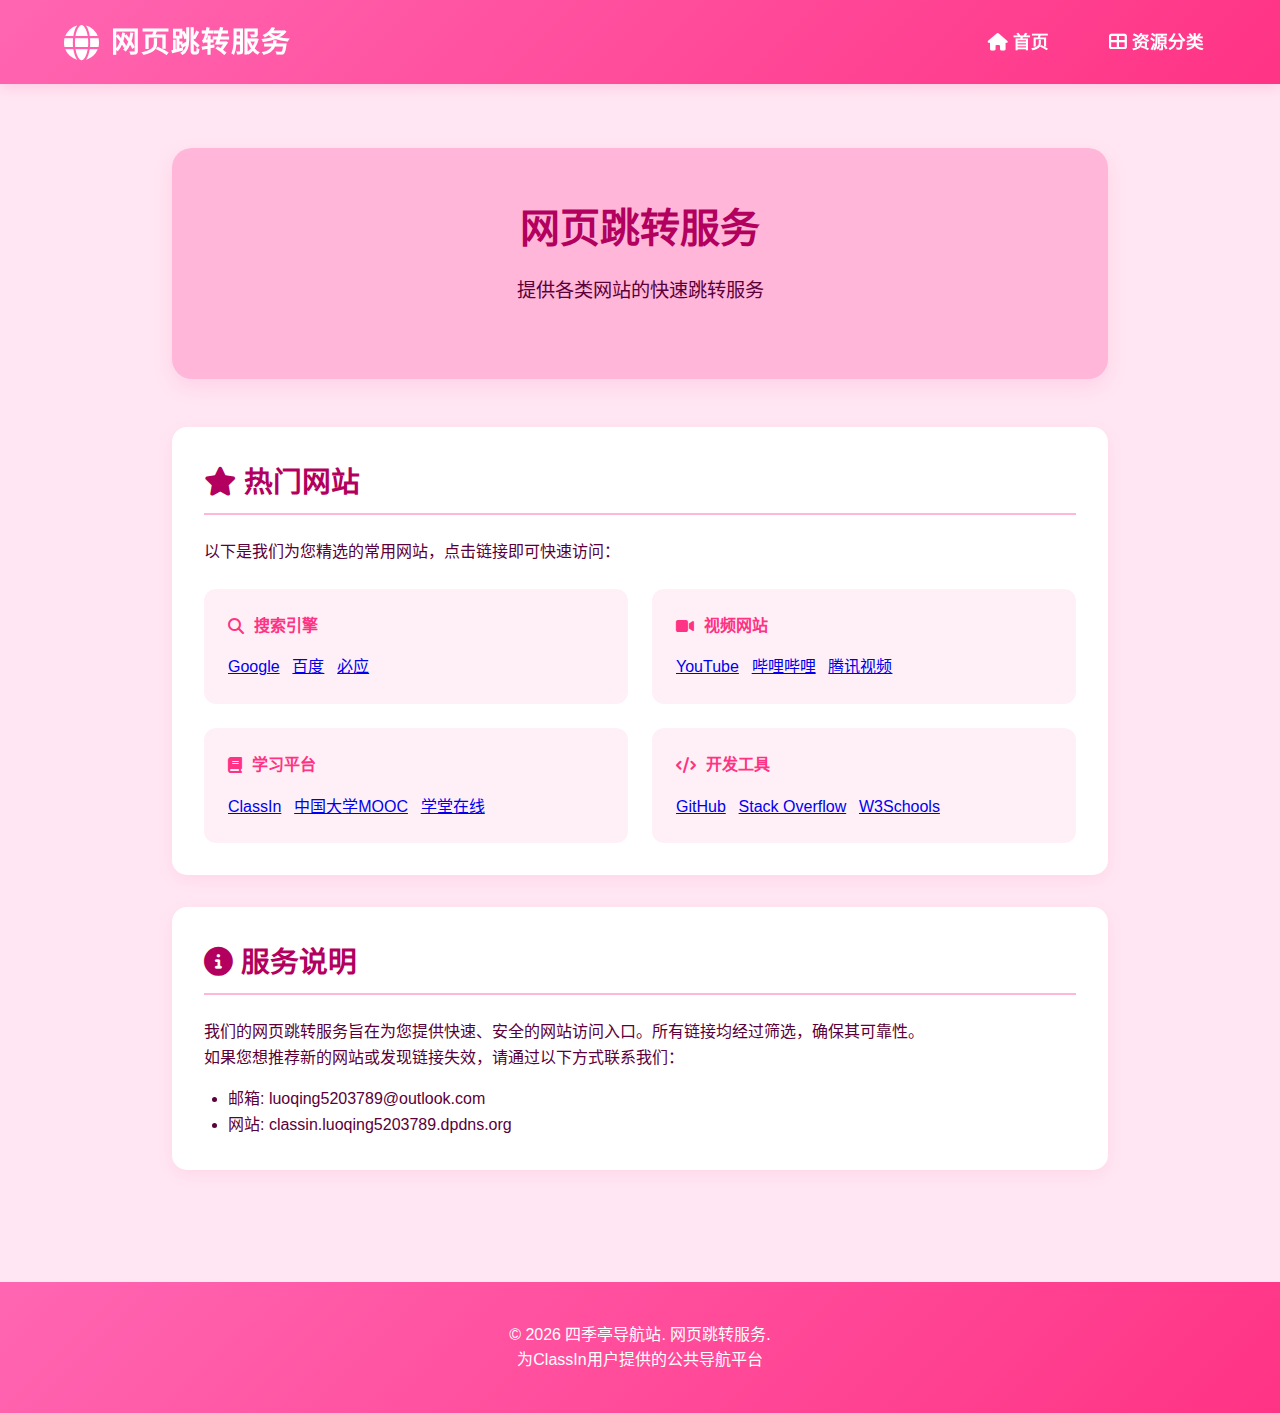
<file: system/jump/web/page1.html>
<!DOCTYPE html>
<html lang="zh-CN">
<head>
    <meta charset="UTF-8">
    <meta name="viewport" content="width=device-width, initial-scale=1.0">
    <title>网页跳转 - 四季亭导航站</title>
    <link rel="stylesheet" href="https://cdnjs.cloudflare.com/ajax/libs/font-awesome/6.4.0/css/all.min.css">
    <style>
        * { margin: 0; padding: 0; box-sizing: border-box; font-family: 'Segoe UI', 'Microsoft YaHei', sans-serif; }
        body { background-color: #FFE6F2; color: #5A003A; line-height: 1.6; min-height: 100vh; }
        .header { background: linear-gradient(135deg, #FF66B2, #FF3385); padding: 1.2rem 5%; display: flex; justify-content: space-between; align-items: center; box-shadow: 0 4px 12px rgba(255, 102, 178, 0.2); position: sticky; top: 0; z-index: 100; }
        .logo { display: flex; align-items: center; gap: 12px; }
        .logo i { font-size: 2.2rem; color: white; }
        .logo h1 { color: white; font-size: 1.8rem; font-weight: 700; letter-spacing: 1px; }
        .nav-links a { color: white; text-decoration: none; margin-left: 2rem; font-weight: 600; font-size: 1.1rem; transition: all 0.3s; padding: 8px 12px; border-radius: 20px; }
        .nav-links a:hover { background-color: rgba(255, 255, 255, 0.2); transform: translateY(-2px); }
        .container { max-width: 1000px; margin: 2rem auto; padding: 2rem; }
        .hero { text-align: center; padding: 3rem 1rem; background-color: #FFB6D9; border-radius: 20px; margin-bottom: 3rem; box-shadow: 0 8px 20px rgba(255, 102, 178, 0.15); }
        .hero h2 { font-size: 2.5rem; margin-bottom: 1rem; color: #B3005E; }
        .hero p { font-size: 1.2rem; max-width: 800px; margin: 0 auto 1.5rem; }
        .jump-section { background: white; border-radius: 15px; padding: 2rem; margin-bottom: 2rem; box-shadow: 0 5px 15px rgba(255, 102, 178, 0.1); }
        .jump-section h3 { color: #B3005E; font-size: 1.8rem; margin-bottom: 1.5rem; border-bottom: 2px solid #FFB6D9; padding-bottom: 0.5rem; }
        .jump-categories { display: grid; grid-template-columns: repeat(auto-fill, minmax(300px, 1fr)); gap: 1.5rem; margin-top: 1.5rem; }
        .jump-category { background: #FFF0F7; border-radius: 12px; padding: 1.5rem; transition: transform 0.3s; }
        .jump-category:hover { transform: translateY(-5px); }
        .jump-category h4 { color: #FF3385; margin-bottom: 1rem; display: flex; align-items: center; }
        .jump-category h4 i { margin-right: 10px; }
        .jump-links { display: flex; flex-wrap: wrap; gap: 0.8rem; }
        .jump-link { display: inline-block; background: linear-gradient(135deg, #FF66B2, #FF3385); color: white; padding: 8px 16px; border-radius: 20px; text-decoration: none; font-size: 0.9rem; transition: all 0.3s; }
        .jump-link:hover { transform: translateY(-2px); box-shadow: 0 4px 8px rgba(0, 0, 0, 0.2); }
        .footer { background: linear-gradient(135deg, #FF66B2, #FF3385); color: white; padding: 2.5rem 5%; text-align: center; margin-top: 3rem; }
        
        @media (max-width: 768px) {
            .header { flex-direction: column; gap: 1rem; }
            .nav-links a { margin: 0 0.5rem; font-size: 1rem; }
            .hero h2 { font-size: 2rem; }
            .jump-categories { grid-template-columns: 1fr; }
        }
    </style>
</head>
<body>
    <header class="header">
        <div class="logo">
            <i class="fas fa-globe"></i>
            <h1>网页跳转服务</h1>
        </div>
        <nav class="nav-links">
            <a href="../../index.html"><i class="fas fa-home"></i> 首页</a>
            <a href="../web/center.html"><i class="fas fa-th-large"></i> 资源分类</a>
        </nav>
    </header>
    
    <main class="container">
        <section class="hero">
            <h2>网页跳转服务</h2>
            <p>提供各类网站的快速跳转服务</p>
        </section>
        
        <section class="jump-section">
            <h3><i class="fas fa-star"></i> 热门网站</h3>
            <p>以下是我们为您精选的常用网站，点击链接即可快速访问：</p>
            <div class="jump-categories">
                <div class="jump-category">
                    <h4><i class="fas fa-search"></i> 搜索引擎</h4>
                    <div class="jump-links">
                        <a href="https://www.google.com" target="_blank">Google</a>
                        <a href="https://www.baidu.com" target="_blank">百度</a>
                        <a href="https://cn.bing.com" target="_blank">必应</a>
                    </div>
                </div>
                
                <div class="jump-category">
                    <h4><i class="fas fa-video"></i> 视频网站</h4>
                    <div class="jump-links">
                        <a href="https://www.youtube.com" target="_blank">YouTube</a>
                        <a href="https://www.bilibili.com" target="_blank">哔哩哔哩</a>
                        <a href="https://v.qq.com" target="_blank">腾讯视频</a>
                    </div>
                </div>
                
                <div class="jump-category">
                    <h4><i class="fas fa-book"></i> 学习平台</h4>
                    <div class="jump-links">
                        <a href="https://www.classin.com" target="_blank">ClassIn</a>
                        <a href="https://www.icourse163.org" target="_blank">中国大学MOOC</a>
                        <a href="https://www.xuetangx.com" target="_blank">学堂在线</a>
                    </div>
                </div>
                
                <div class="jump-category">
                    <h4><i class="fas fa-code"></i> 开发工具</h4>
                    <div class="jump-links">
                        <a href="https://github.com" target="_blank">GitHub</a>
                        <a href="https://stackoverflow.com" target="_blank">Stack Overflow</a>
                        <a href="https://www.w3schools.com" target="_blank">W3Schools</a>
                    </div>
                </div>
            </div>
        </section>
        
        <section class="jump-section">
            <h3><i class="fas fa-info-circle"></i> 服务说明</h3>
            <p>我们的网页跳转服务旨在为您提供快速、安全的网站访问入口。所有链接均经过筛选，确保其可靠性。</p>
            <p>如果您想推荐新的网站或发现链接失效，请通过以下方式联系我们：</p>
            <ul style="margin-top: 1rem; margin-left: 1.5rem;">
                <li>邮箱: luoqing5203789@outlook.com</li>
                <li>网站: classin.luoqing5203789.dpdns.org</li>
            </ul>
        </section>
    </main>
    
    <footer class="footer">
        <p>© 2026 四季亭导航站. 网页跳转服务.</p>
        <p>为ClassIn用户提供的公共导航平台</p>
    </footer>
</body>
</html>
</file>
